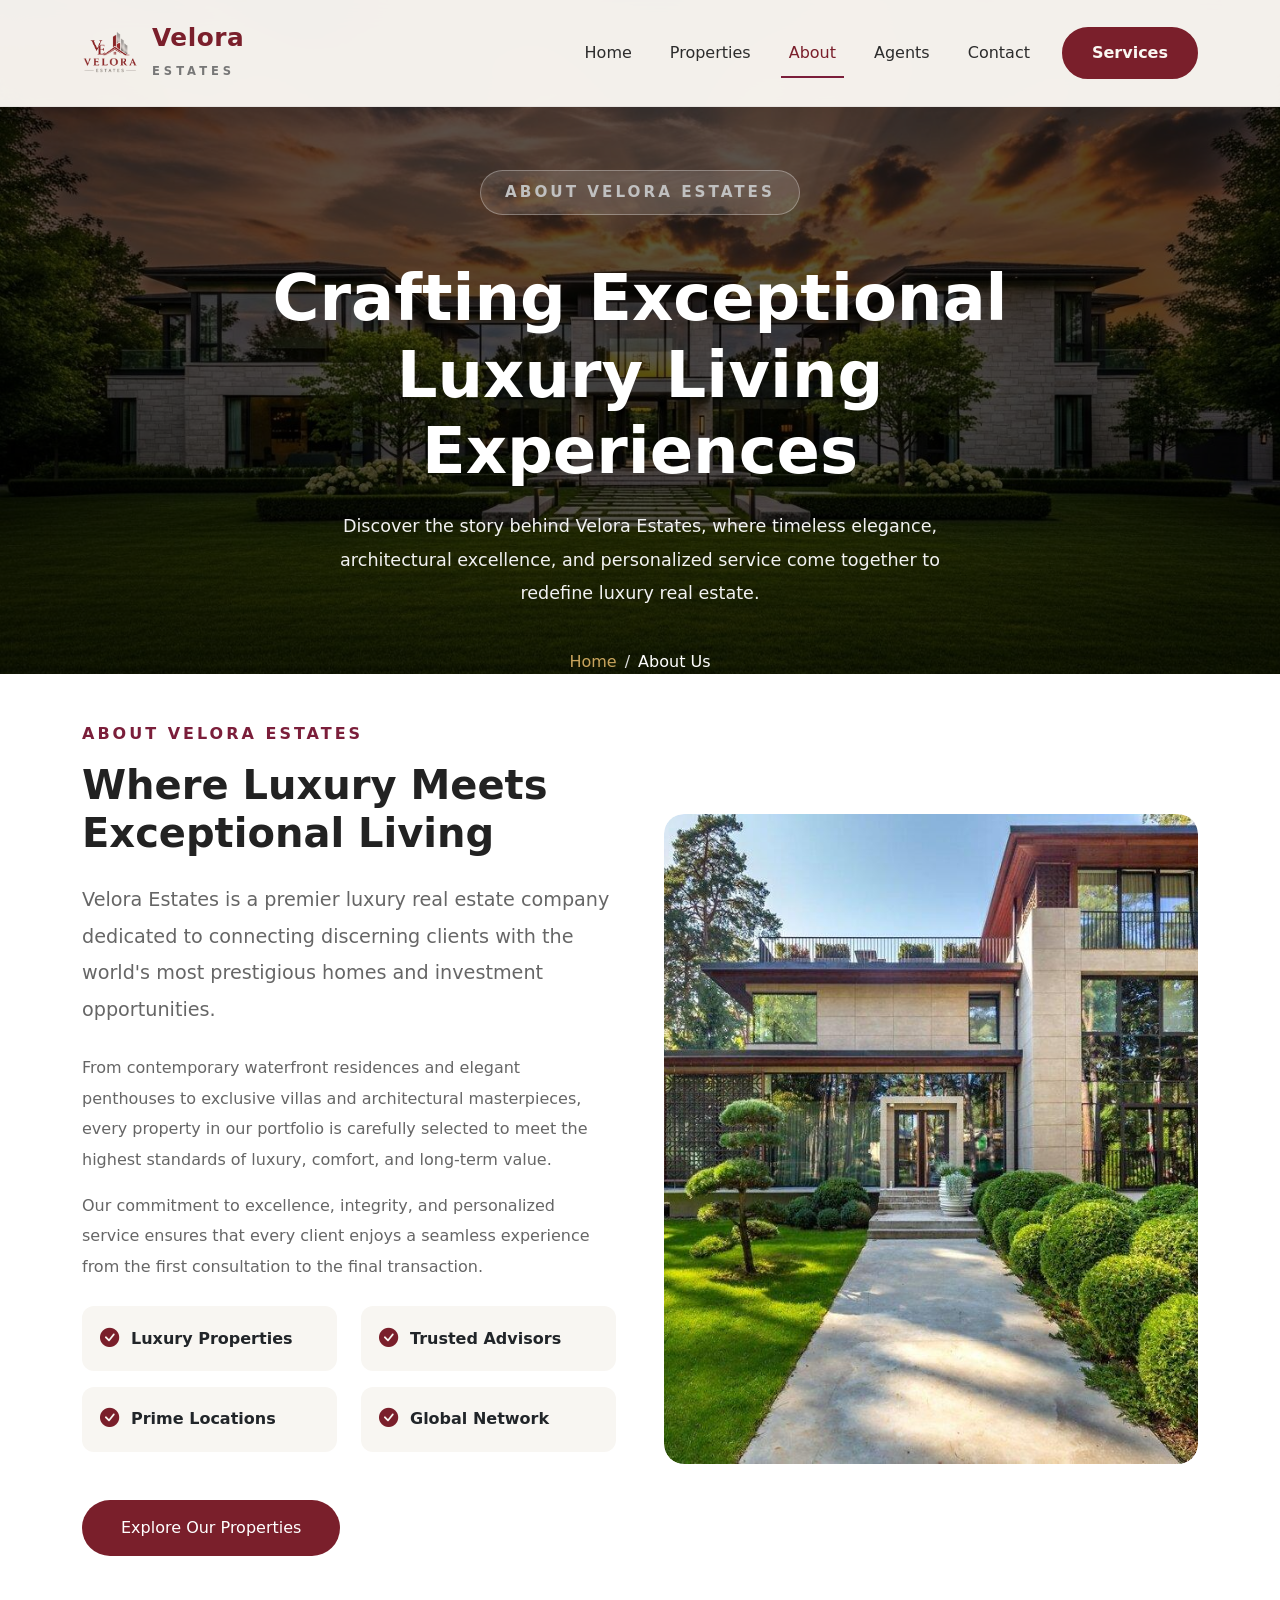
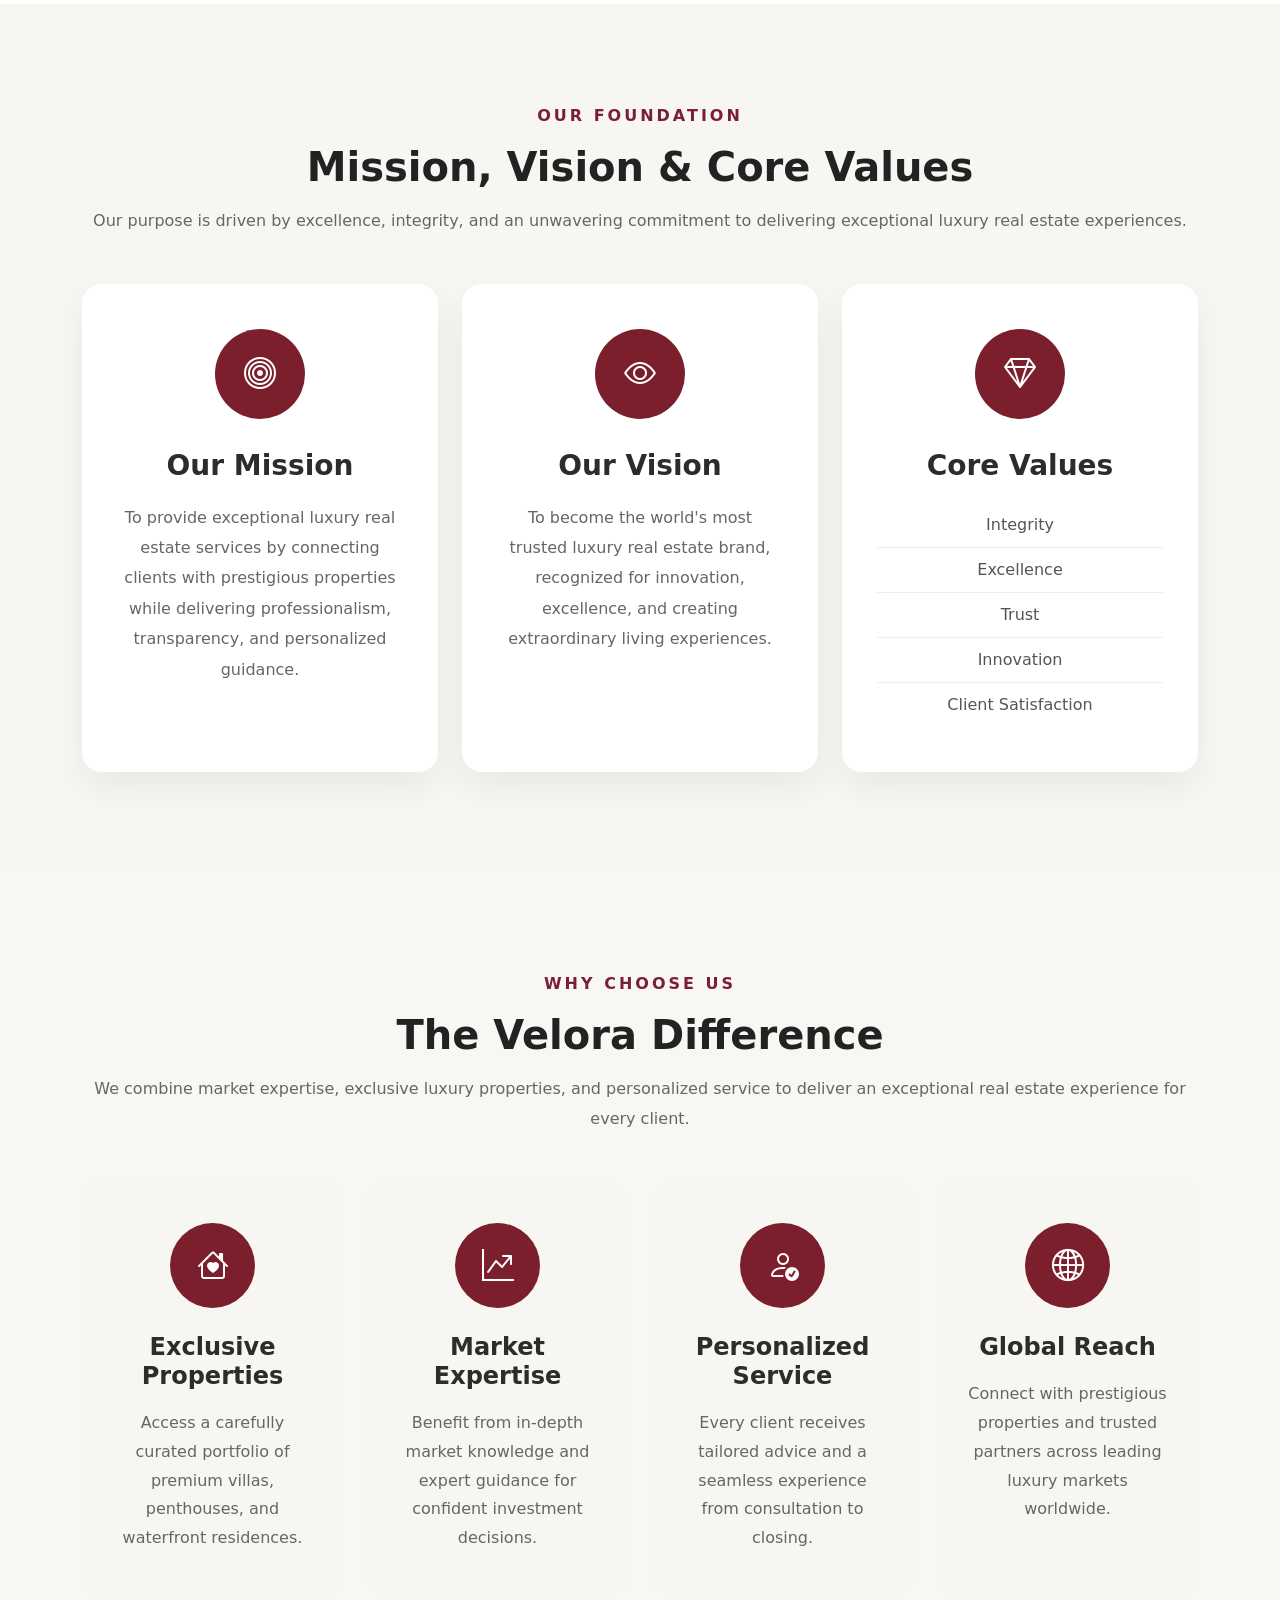
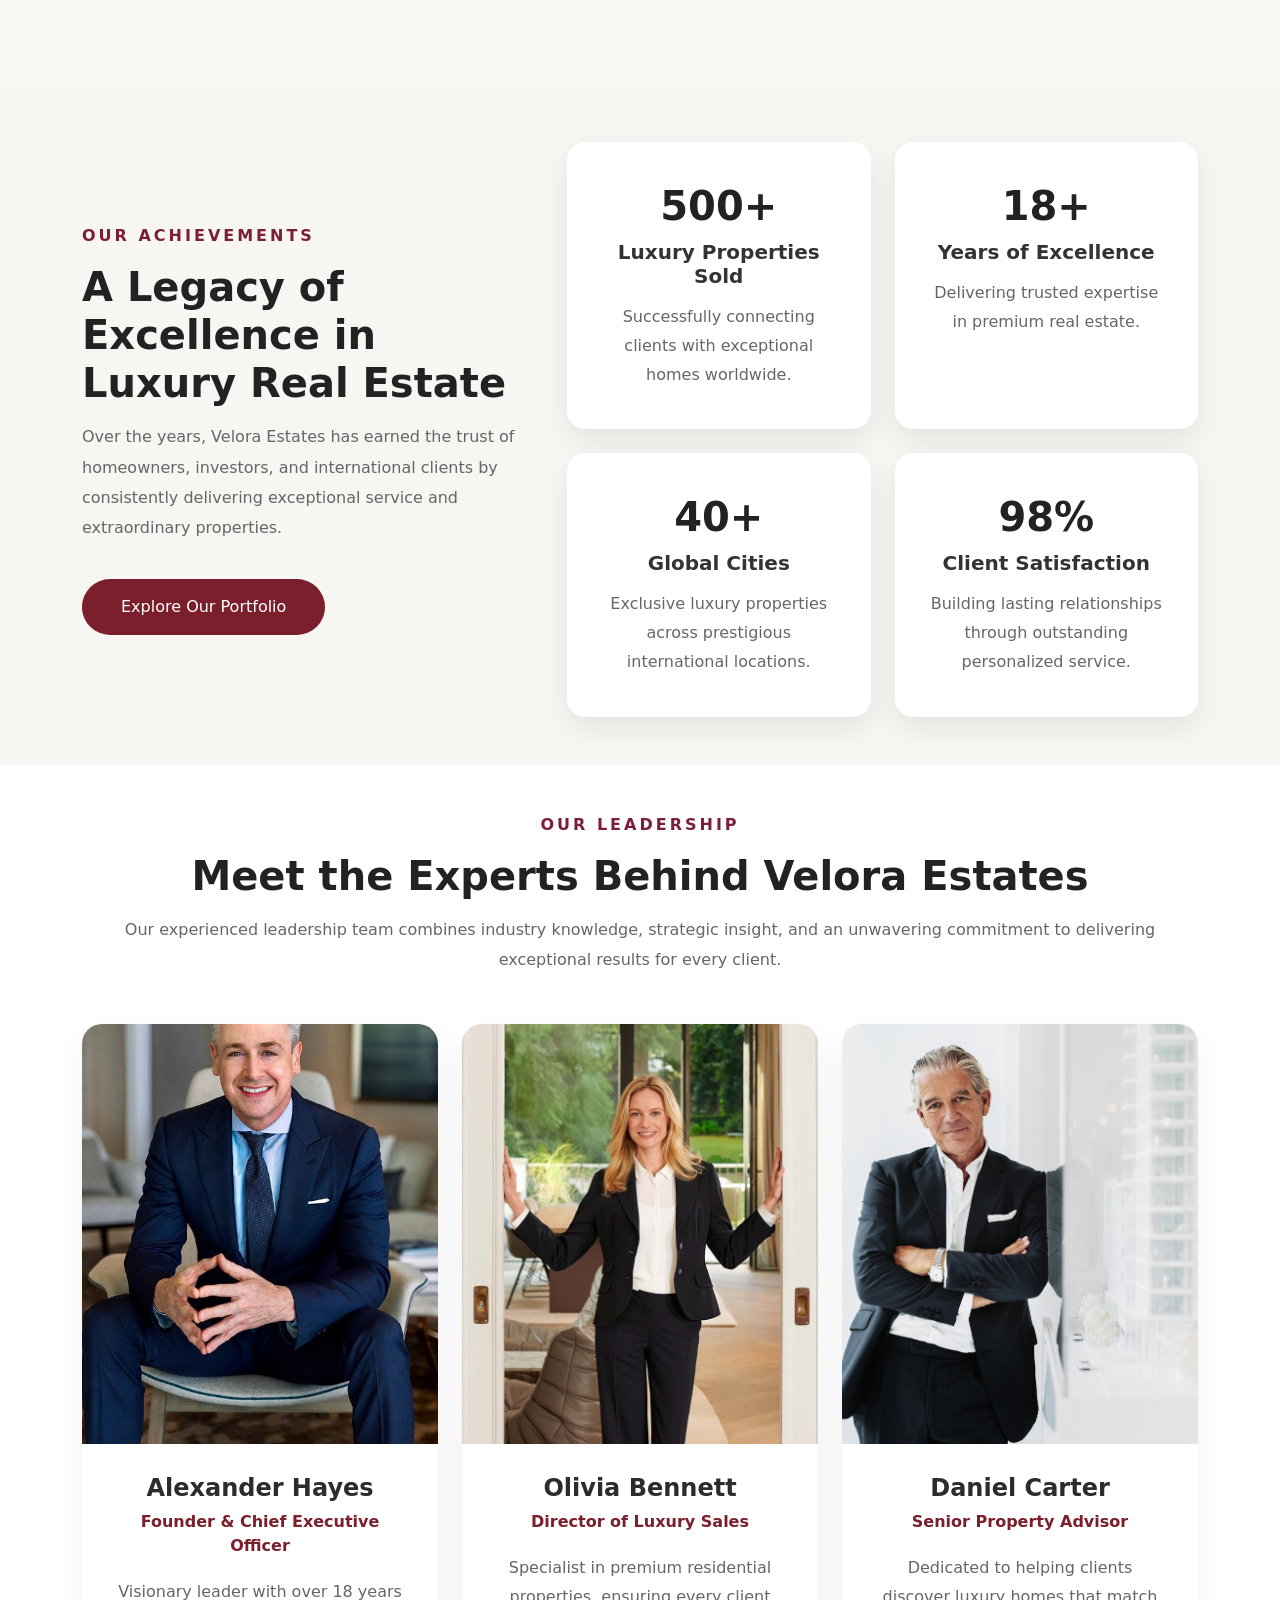
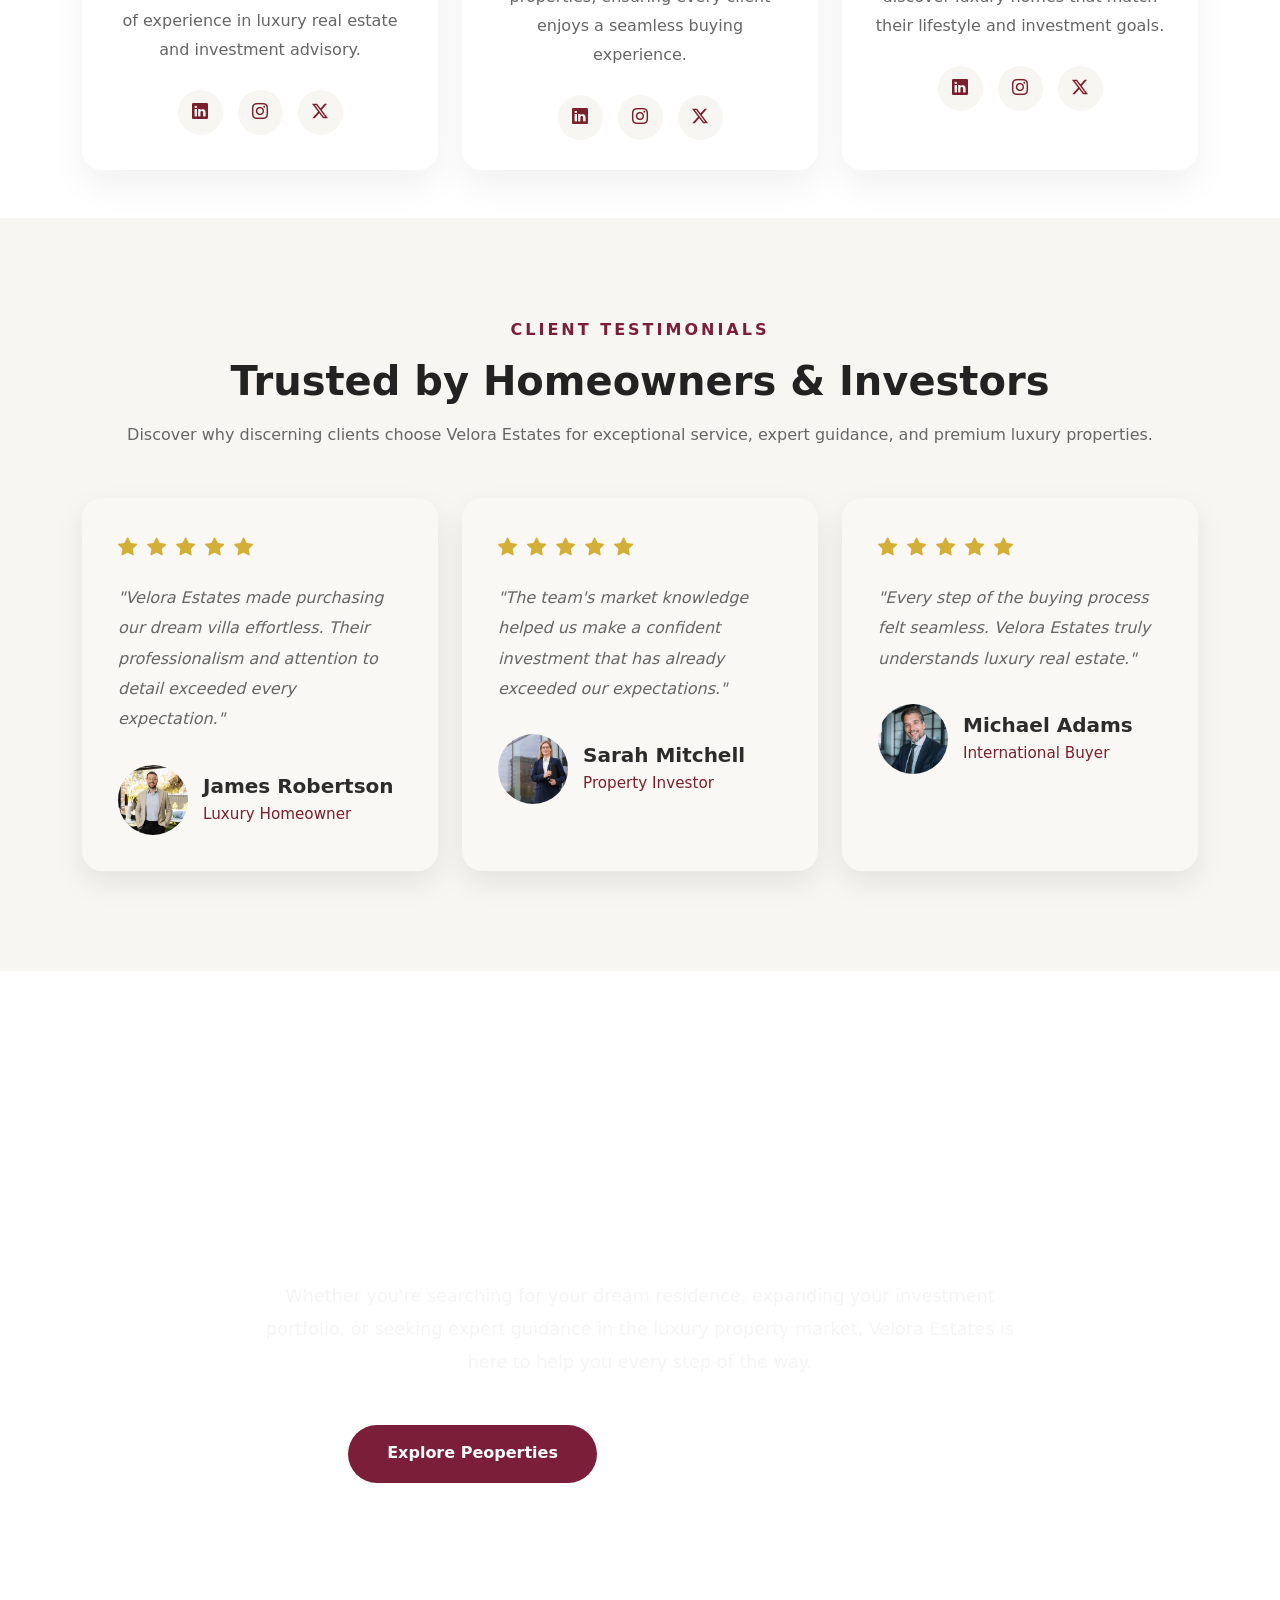
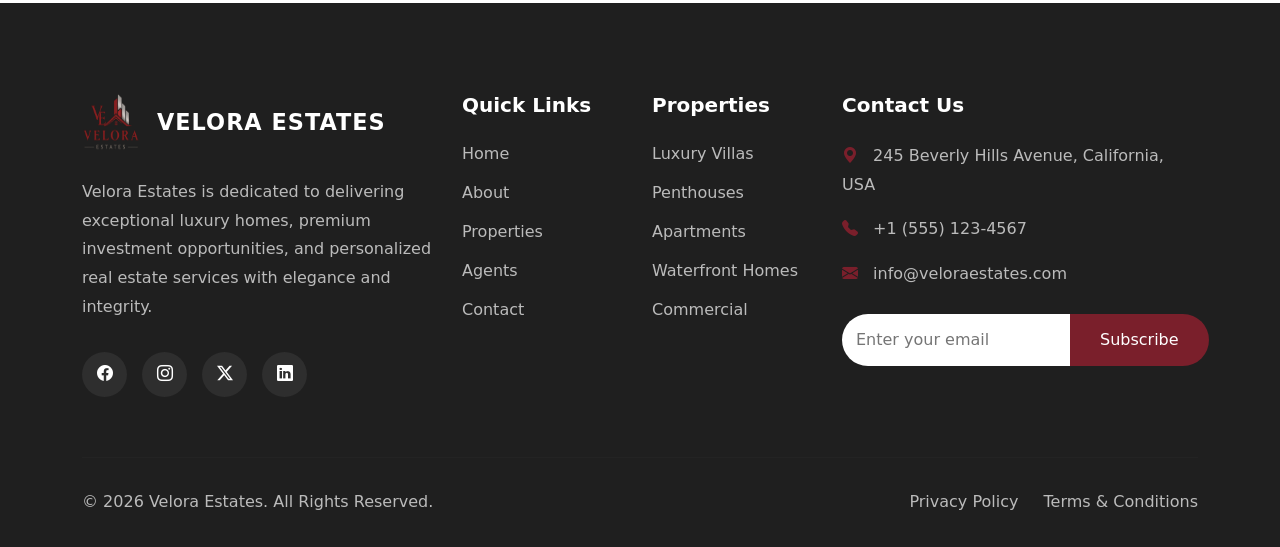
<file: about.html>
<!DOCTYPE html>
<html lang="en">
<head>
    <meta charset="UTF-8">
    <meta name="viewport" content="width=device-width, initial-scale=1.0">
    <meta name="description" content="Learn about Velora Estates, our commitment to luxury real estate, experienced professionals, and personalized property solutions.">     <title>About Velora Estates</title>
    <link href="https://cdn.jsdelivr.net/npm/bootstrap@5.3.8/dist/css/bootstrap.min.css" rel="stylesheet" integrity="sha384-sRIl4kxILFvY47J16cr9ZwB07vP4J8+LH7qKQnuqkuIAvNWLzeN8tE5YBujZqJLB" crossorigin="anonymous">
    <link rel="stylesheet" href="https://cdn.jsdelivr.net/npm/bootstrap-icons@1.11.3/font/bootstrap-icons.min.css">
    <link rel="preconnect" href="https://fonts.googleapis.com">
<link rel="preconnect" href="https://fonts.gstatic.com" crossorigin>
<link rel="stylesheet"
href="https://cdnjs.cloudflare.com/ajax/libs/font-awesome/6.7.2/css/all.min.css">

<link href="https://fonts.googleapis.com/css2?family=Playfair+Display:wght@500;600;700&family=Poppins:wght@300;400;500;600&display=swap" rel="stylesheet">
    <link rel="stylesheet" href="css/style.css">
    <link rel="icon" type="image/png" href="images/favicon.png">
    
</head>
<body>
 <!-- =========================
        VELORA ESTATES NAVBAR
========================== -->

<nav class="navbar navbar-expand-lg fixed-top velora-navbar">

    <div class="container">

        <!-- Logo -->

        <a class="navbar-brand d-flex align-items-center" href="index.html">

            <img src="images/logo.png"
                 alt="Velora Estates Logo"
                 class="logo">

            <div class="brand-text">

                <h4>Velora</h4>

                <span>ESTATES</span>

            </div>

        </a>

        <!-- Mobile Toggle -->

        <button class="navbar-toggler shadow-none border-0"
                type="button"
                data-bs-toggle="collapse"
                data-bs-target="#navbarNav">

            <span class="navbar-toggler-icon"></span>

        </button>

        <!-- Navigation -->

        <div class="collapse navbar-collapse justify-content-end"
             id="navbarNav">

            <ul class="navbar-nav align-items-lg-center">

                <li class="nav-item">
                    <a class="nav-link " href="index.html">Home</a>
                </li>

                <li class="nav-item">
                    <a class="nav-link " href="properties.html">Properties</a>
                </li>

                <li class="nav-item">
                    <a class="nav-link active" href="about.html">About</a>
                </li>

                <li class="nav-item">
                    <a class="nav-link" href="agents.html">Agents</a>
                </li>

                <li class="nav-item">
                    <a class="nav-link" href="contact.html">Contact</a>
                </li>

                <li class="nav-item ms-lg-4 mt-3 mt-lg-0">

                    <a href="services.html" class="btn velora-btn">

                        Services

                    </a>

                </li>

            </ul>

        </div>

    </div>

</nav>
<!--==================================
        ABOUT HERO
===================================-->

<section class="about-hero">

    <div class="hero-overlay"></div>

    <div class="container">

        <div class="row justify-content-center">

            <div class="col-lg-8 text-center">

                <div class="hero-content">

                    <span class="hero-subtitle">

                        ABOUT VELORA ESTATES

                    </span>

                    <h1>

                        Crafting Exceptional
                        Luxury Living Experiences

                    </h1>

                    <p>

                        Discover the story behind Velora Estates, where
                        timeless elegance, architectural excellence, and
                        personalized service come together to redefine
                        luxury real estate.

                    </p>

                    <nav aria-label="breadcrumb">

                        <ol class="breadcrumb justify-content-center">

                            <li class="breadcrumb-item">

                                <a href="index.html">

                                    Home

                                </a>

                            </li>

                            <li class="breadcrumb-item active">

                                About Us

                            </li>

                        </ol>

                    </nav>

                </div>

            </div>

        </div>

    </div>

</section>
<!--==================================
        ABOUT VELORA
===================================-->

<section class="about-velora py-5">

    <div class="container">

        <div class="row align-items-center g-5">

            <!-- Left Content -->

            <div class="col-lg-6">

                <span class="section-subtitle">

                    ABOUT VELORA ESTATES

                </span>

                <h2 class="section-title">

                    Where Luxury Meets
                    Exceptional Living

                </h2>

                <p class="lead-text">

                    Velora Estates is a premier luxury real estate company
                    dedicated to connecting discerning clients with the
                    world's most prestigious homes and investment
                    opportunities.

                </p>

                <p>

                    From contemporary waterfront residences and elegant
                    penthouses to exclusive villas and architectural
                    masterpieces, every property in our portfolio is
                    carefully selected to meet the highest standards of
                    luxury, comfort, and long-term value.

                </p>

                <p>

                    Our commitment to excellence, integrity, and
                    personalized service ensures that every client enjoys
                    a seamless experience from the first consultation to
                    the final transaction.

                </p>

                <div class="row mt-4">

                    <div class="col-sm-6">

                        <div class="about-feature">

                            <i class="bi bi-check-circle-fill"></i>

                            <span>

                                Luxury Properties

                            </span>

                        </div>

                    </div>

                    <div class="col-sm-6">

                        <div class="about-feature">

                            <i class="bi bi-check-circle-fill"></i>

                            <span>

                                Trusted Advisors

                            </span>

                        </div>

                    </div>

                    <div class="col-sm-6 mt-3">

                        <div class="about-feature">

                            <i class="bi bi-check-circle-fill"></i>

                            <span>

                                Prime Locations

                            </span>

                        </div>

                    </div>

                    <div class="col-sm-6 mt-3">

                        <div class="about-feature">

                            <i class="bi bi-check-circle-fill"></i>

                            <span>

                                Global Network

                            </span>

                        </div>

                    </div>

                </div>

                <a href="properties.html"
                   class="btn about-btn mt-5">

                    Explore Our Properties

                </a>

            </div>

            <!-- Right Image -->

            <div class="col-lg-6">

                <div class="about-velora-image">

                    <img src="images/about-velora.jpg"
                         alt="Velora Estates"
                         class="img-fluid">

                </div>

            </div>

        </div>

    </div>

</section>
<!--==================================
    MISSION • VISION • VALUES
===================================-->

<section class="mission-section">

    <div class="container">

        <div class="text-center mb-5">

            <span class="section-subtitle">

                OUR FOUNDATION

            </span>

            <h2 class="section-title">

                Mission, Vision & Core Values

            </h2>

            <p class="section-text">

                Our purpose is driven by excellence, integrity, and an
                unwavering commitment to delivering exceptional luxury
                real estate experiences.

            </p>

        </div>

        <div class="row g-4">

            <!-- Mission -->

            <div class="col-lg-4">

                <div class="mission-card">

                    <div class="mission-icon">

                        <i class="bi bi-bullseye"></i>

                    </div>

                    <h3>Our Mission</h3>

                    <p>

                        To provide exceptional luxury real estate services
                        by connecting clients with prestigious properties
                        while delivering professionalism, transparency,
                        and personalized guidance.

                    </p>

                </div>

            </div>

            <!-- Vision -->

            <div class="col-lg-4">

                <div class="mission-card">

                    <div class="mission-icon">

                        <i class="bi bi-eye"></i>

                    </div>

                    <h3>Our Vision</h3>

                    <p>

                        To become the world's most trusted luxury real
                        estate brand, recognized for innovation,
                        excellence, and creating extraordinary living
                        experiences.

                    </p>

                </div>

            </div>

            <!-- Core Values -->

            <div class="col-lg-4">

                <div class="mission-card">

                    <div class="mission-icon">

                        <i class="bi bi-gem"></i>

                    </div>

                    <h3>Core Values</h3>

                    <ul class="values-list">

                        <li>Integrity</li>

                        <li>Excellence</li>

                        <li>Trust</li>

                        <li>Innovation</li>

                        <li>Client Satisfaction</li>

                    </ul>

                </div>

            </div>

        </div>

    </div>

</section>
<!--==================================
      WHY CHOOSE VELORA
===================================-->

<section class="why-choose">

    <div class="container">

        <div class="text-center mb-5">

            <span class="section-subtitle">

                WHY CHOOSE US

            </span>

            <h2 class="section-title">

                The Velora Difference

            </h2>

            <p class="section-text">

                We combine market expertise, exclusive luxury properties,
                and personalized service to deliver an exceptional real
                estate experience for every client.

            </p>

        </div>

        <div class="row g-4">

            <!-- Card 1 -->

            <div class="col-lg-3 col-md-6">

                <div class="choose-card">

                    <div class="choose-icon">

                        <i class="bi bi-house-heart"></i>

                    </div>

                    <h4>Exclusive Properties</h4>

                    <p>

                        Access a carefully curated portfolio of premium
                        villas, penthouses, and waterfront residences.

                    </p>

                </div>

            </div>

            <!-- Card 2 -->

            <div class="col-lg-3 col-md-6">

                <div class="choose-card">

                    <div class="choose-icon">

                        <i class="bi bi-graph-up-arrow"></i>

                    </div>

                    <h4>Market Expertise</h4>

                    <p>

                        Benefit from in-depth market knowledge and expert
                        guidance for confident investment decisions.

                    </p>

                </div>

            </div>

            <!-- Card 3 -->

            <div class="col-lg-3 col-md-6">

                <div class="choose-card">

                    <div class="choose-icon">

                        <i class="bi bi-person-check"></i>

                    </div>

                    <h4>Personalized Service</h4>

                    <p>

                        Every client receives tailored advice and a
                        seamless experience from consultation to closing.

                    </p>

                </div>

            </div>

            <!-- Card 4 -->

            <div class="col-lg-3 col-md-6">

                <div class="choose-card">

                    <div class="choose-icon">

                        <i class="bi bi-globe2"></i>

                    </div>

                    <h4>Global Reach</h4>

                    <p>

                        Connect with prestigious properties and trusted
                        partners across leading luxury markets worldwide.

                    </p>

                </div>

            </div>

        </div>

    </div>

</section>
<!--==================================
        OUR ACHIEVEMENTS
===================================-->

<section class="achievements py-5">

    <div class="container">

        <div class="row align-items-center g-5">

            <!-- Left Content -->

            <div class="col-lg-5">

                <span class="section-subtitle">

                    OUR ACHIEVEMENTS

                </span>

                <h2 class="section-title">

                    A Legacy of Excellence
                    in Luxury Real Estate

                </h2>

                <p class="section-text">

                    Over the years, Velora Estates has earned the trust of
                    homeowners, investors, and international clients by
                    consistently delivering exceptional service and
                    extraordinary properties.

                </p>

                <a href="properties.html" class="btn about-btn">

                    Explore Our Portfolio

                </a>

            </div>

            <!-- Right Statistics -->

            <div class="col-lg-7">

                <div class="row g-4">

                    <div class="col-md-6">

                        <div class="achievement-card">

                            <h2>500+</h2>

                            <h5>Luxury Properties Sold</h5>

                            <p>
                                Successfully connecting clients with
                                exceptional homes worldwide.
                            </p>

                        </div>

                    </div>

                    <div class="col-md-6">

                        <div class="achievement-card">

                            <h2>18+</h2>

                            <h5>Years of Excellence</h5>

                            <p>
                                Delivering trusted expertise in premium
                                real estate.
                            </p>

                        </div>

                    </div>

                    <div class="col-md-6">

                        <div class="achievement-card">

                            <h2>40+</h2>

                            <h5>Global Cities</h5>

                            <p>
                                Exclusive luxury properties across
                                prestigious international locations.
                            </p>

                        </div>

                    </div>

                    <div class="col-md-6">

                        <div class="achievement-card">

                            <h2>98%</h2>

                            <h5>Client Satisfaction</h5>

                            <p>
                                Building lasting relationships through
                                outstanding personalized service.
                            </p>

                        </div>

                    </div>

                </div>

            </div>

        </div>

    </div>

</section>
<!--==================================
      LEADERSHIP TEAM
===================================-->

<section class="leadership py-5">

    <div class="container">

        <div class="text-center mb-5">

            <span class="section-subtitle">

                OUR LEADERSHIP

            </span>

            <h2 class="section-title">

                Meet the Experts Behind
                Velora Estates

            </h2>

            <p class="section-text">

                Our experienced leadership team combines industry
                knowledge, strategic insight, and an unwavering
                commitment to delivering exceptional results for
                every client.

            </p>

        </div>

        <div class="row g-4">

            <!-- Member 1 -->

            <div class="col-lg-4 col-md-6">

                <div class="team-card">

                    <img src="images/team1.jpg"
                         alt="CEO"
                         class="img-fluid">

                    <div class="team-content">

                        <h4>Alexander Hayes</h4>

                        <span>Founder & Chief Executive Officer</span>

                        <p>

                            Visionary leader with over 18 years of
                            experience in luxury real estate and
                            investment advisory.

                        </p>

                        <div class="team-social">

                            <a href="#"><i class="bi bi-linkedin"></i></a>

                            <a href="#"><i class="bi bi-instagram"></i></a>

                            <a href="#"><i class="bi bi-twitter-x"></i></a>

                        </div>

                    </div>

                </div>

            </div>

            <!-- Member 2 -->

            <div class="col-lg-4 col-md-6">

                <div class="team-card">

                    <img src="images/team2.jpg"
                         alt="Director"
                         class="img-fluid">

                    <div class="team-content">

                        <h4>Olivia Bennett</h4>

                        <span>Director of Luxury Sales</span>

                        <p>

                            Specialist in premium residential properties,
                            ensuring every client enjoys a seamless buying
                            experience.

                        </p>

                        <div class="team-social">

                            <a href="#"><i class="bi bi-linkedin"></i></a>

                            <a href="#"><i class="bi bi-instagram"></i></a>

                            <a href="#"><i class="bi bi-twitter-x"></i></a>

                        </div>

                    </div>

                </div>

            </div>

            <!-- Member 3 -->

            <div class="col-lg-4 col-md-6 mx-md-auto">

                <div class="team-card">

                    <img src="images/team3.jpg"
                         alt="Advisor"
                         class="img-fluid">

                    <div class="team-content">

                        <h4>Daniel Carter</h4>

                        <span>Senior Property Advisor</span>

                        <p>

                            Dedicated to helping clients discover luxury
                            homes that match their lifestyle and
                            investment goals.

                        </p>

                        <div class="team-social">

                            <a href="#"><i class="bi bi-linkedin"></i></a>

                            <a href="#"><i class="bi bi-instagram"></i></a>

                            <a href="#"><i class="bi bi-twitter-x"></i></a>

                        </div>

                    </div>

                </div>

            </div>

        </div>

    </div>

</section>
<!--==================================
      CLIENT TESTIMONIALS
===================================-->

<section class="testimonials">

    <div class="container">

        <div class="text-center mb-5">

            <span class="section-subtitle">
                CLIENT TESTIMONIALS
            </span>

            <h2 class="section-title">
                Trusted by Homeowners & Investors
            </h2>

            <p class="section-text">
                Discover why discerning clients choose Velora Estates for
                exceptional service, expert guidance, and premium luxury
                properties.
            </p>

        </div>

        <div class="row g-4">

            <!-- Testimonial 1 -->

            <div class="col-lg-4">

                <div class="testimonial-card">

                    <div class="stars">

                        <i class="bi bi-star-fill"></i>
                        <i class="bi bi-star-fill"></i>
                        <i class="bi bi-star-fill"></i>
                        <i class="bi bi-star-fill"></i>
                        <i class="bi bi-star-fill"></i>

                    </div>

                    <p>

                        "Velora Estates made purchasing our dream villa
                        effortless. Their professionalism and attention
                        to detail exceeded every expectation."

                    </p>

                    <div class="client">

                        <img src="images/client1.jpg"
                             alt="Client">

                        <div>

                            <h5>James Robertson</h5>

                            <span>Luxury Homeowner</span>

                        </div>

                    </div>

                </div>

            </div>

            <!-- Testimonial 2 -->

            <div class="col-lg-4">

                <div class="testimonial-card">

                    <div class="stars">

                        <i class="bi bi-star-fill"></i>
                        <i class="bi bi-star-fill"></i>
                        <i class="bi bi-star-fill"></i>
                        <i class="bi bi-star-fill"></i>
                        <i class="bi bi-star-fill"></i>

                    </div>

                    <p>

                        "The team's market knowledge helped us make a
                        confident investment that has already exceeded our
                        expectations."

                    </p>

                    <div class="client">

                        <img src="images/client2.jpg"
                             alt="Client">

                        <div>

                            <h5>Sarah Mitchell</h5>

                            <span>Property Investor</span>

                        </div>

                    </div>

                </div>

            </div>

            <!-- Testimonial 3 -->

            <div class="col-lg-4">

                <div class="testimonial-card">

                    <div class="stars">

                        <i class="bi bi-star-fill"></i>
                        <i class="bi bi-star-fill"></i>
                        <i class="bi bi-star-fill"></i>
                        <i class="bi bi-star-fill"></i>
                        <i class="bi bi-star-fill"></i>

                    </div>

                    <p>

                        "Every step of the buying process felt seamless.
                        Velora Estates truly understands luxury real
                        estate."

                    </p>

                    <div class="client">

                        <img src="images/client3.jpg"
                             alt="Client">

                        <div>

                            <h5>Michael Adams</h5>

                            <span>International Buyer</span>

                        </div>

                    </div>

                </div>

            </div>

        </div>

    </div>

</section>
<!--==================================
        CALL TO ACTION
===================================-->

<section class="about-cta">

    <div class="container">

        <div class="row justify-content-center">

            <div class="col-lg-9 text-center">

                <span class="section-subtitle text-white">

                    YOUR LUXURY JOURNEY STARTS HERE

                </span>

                <h2 class="cta-title">

                    Find the Perfect Luxury Property
                    with Velora Estates

                </h2>

                <p class="cta-text">

                    Whether you're searching for your dream residence,
                    expanding your investment portfolio, or seeking
                    expert guidance in the luxury property market,
                    Velora Estates is here to help you every step
                    of the way.

                </p>

                <div class="cta-buttons d-flex flex-column flex-md-row justify-content-center">

                    <a href="contact.html"
                    class="btn cta-btn-primary mb-3 mb-md-0 me-md-3">

                    Explore Peoperties

                    </a>

                    <a href="properties.html"
                    class="btn cta-btn-outline">

                    Schedule a Consultation
                    </a>

                </div>

            </div>

        </div>

    </div>

</section>
<!--==================================
            FOOTER
===================================-->

<footer class="footer">

    <div class="container">

        <div class="row gy-5">

            <!-- Company Info -->

            <div class="col-lg-4">

                <a href="index.html" class="footer-logo">

                    <img src="images/logo.png"
                         alt="Velora Estates Logo">

                    <span>VELORA ESTATES</span>

                </a>

                <p class="footer-text">

                    Velora Estates is dedicated to delivering
                    exceptional luxury homes, premium investment
                    opportunities, and personalized real estate
                    services with elegance and integrity.

                </p>

                <div class="footer-social">

                    <a href="#"><i class="bi bi-facebook"></i></a>

                    <a href="#"><i class="bi bi-instagram"></i></a>

                    <a href="#"><i class="bi bi-twitter-x"></i></a>

                    <a href="#"><i class="bi bi-linkedin"></i></a>

                </div>

            </div>

            <!-- Quick Links -->

            <div class="col-lg-2 col-md-6">

                <h5>Quick Links</h5>

                <ul>

                    <li><a href="index.html">Home</a></li>

                    <li><a href="about.html">About</a></li>

                    <li><a href="properties.html">Properties</a></li>

                    <li><a href="agents.html">Agents</a></li>

                    <li><a href="contact.html">Contact</a></li>

                </ul>

            </div>

            <!-- Property Links -->

            <div class="col-lg-2 col-md-6">

                <h5>Properties</h5>

                <ul>

                    <li><a href="#">Luxury Villas</a></li>

                    <li><a href="#">Penthouses</a></li>

                    <li><a href="#">Apartments</a></li>

                    <li><a href="#">Waterfront Homes</a></li>

                    <li><a href="#">Commercial</a></li>

                </ul>

            </div>

            <!-- Contact -->

            <div class="col-lg-4">

                <h5>Contact Us</h5>

                <p>

                    <i class="bi bi-geo-alt-fill"></i>

                    245 Beverly Hills Avenue,
                    California, USA

                </p>

                <p>

                    <i class="bi bi-telephone-fill"></i>

                    +1 (555) 123-4567

                </p>

                <p>

                    <i class="bi bi-envelope-fill"></i>

                    info@veloraestates.com

                </p>

                <form class="newsletter">

                    <input
                    type="email"
                    placeholder="Enter your email">

                    <button type="submit">

                        Subscribe

                    </button>

                </form>

            </div>

        </div>

        <hr>

        <div class="footer-bottom">

            <p>

                © 2026 Velora Estates. All Rights Reserved.

            </p>

            <div>

                <a href="#">Privacy Policy</a>

                <a href="#">Terms & Conditions</a>

            </div>

        </div>

    </div>

</footer>
<script src="https://cdn.jsdelivr.net/npm/bootstrap@5.3.8/dist/js/bootstrap.bundle.min.js" integrity="sha384-FKyoEForCGlyvwx9Hj09JcYn3nv7wiPVlz7YYwJrWVcXK/BmnVDxM+D2scQbITxI" crossorigin="anonymous"></script>
</body>
</html>
</file>
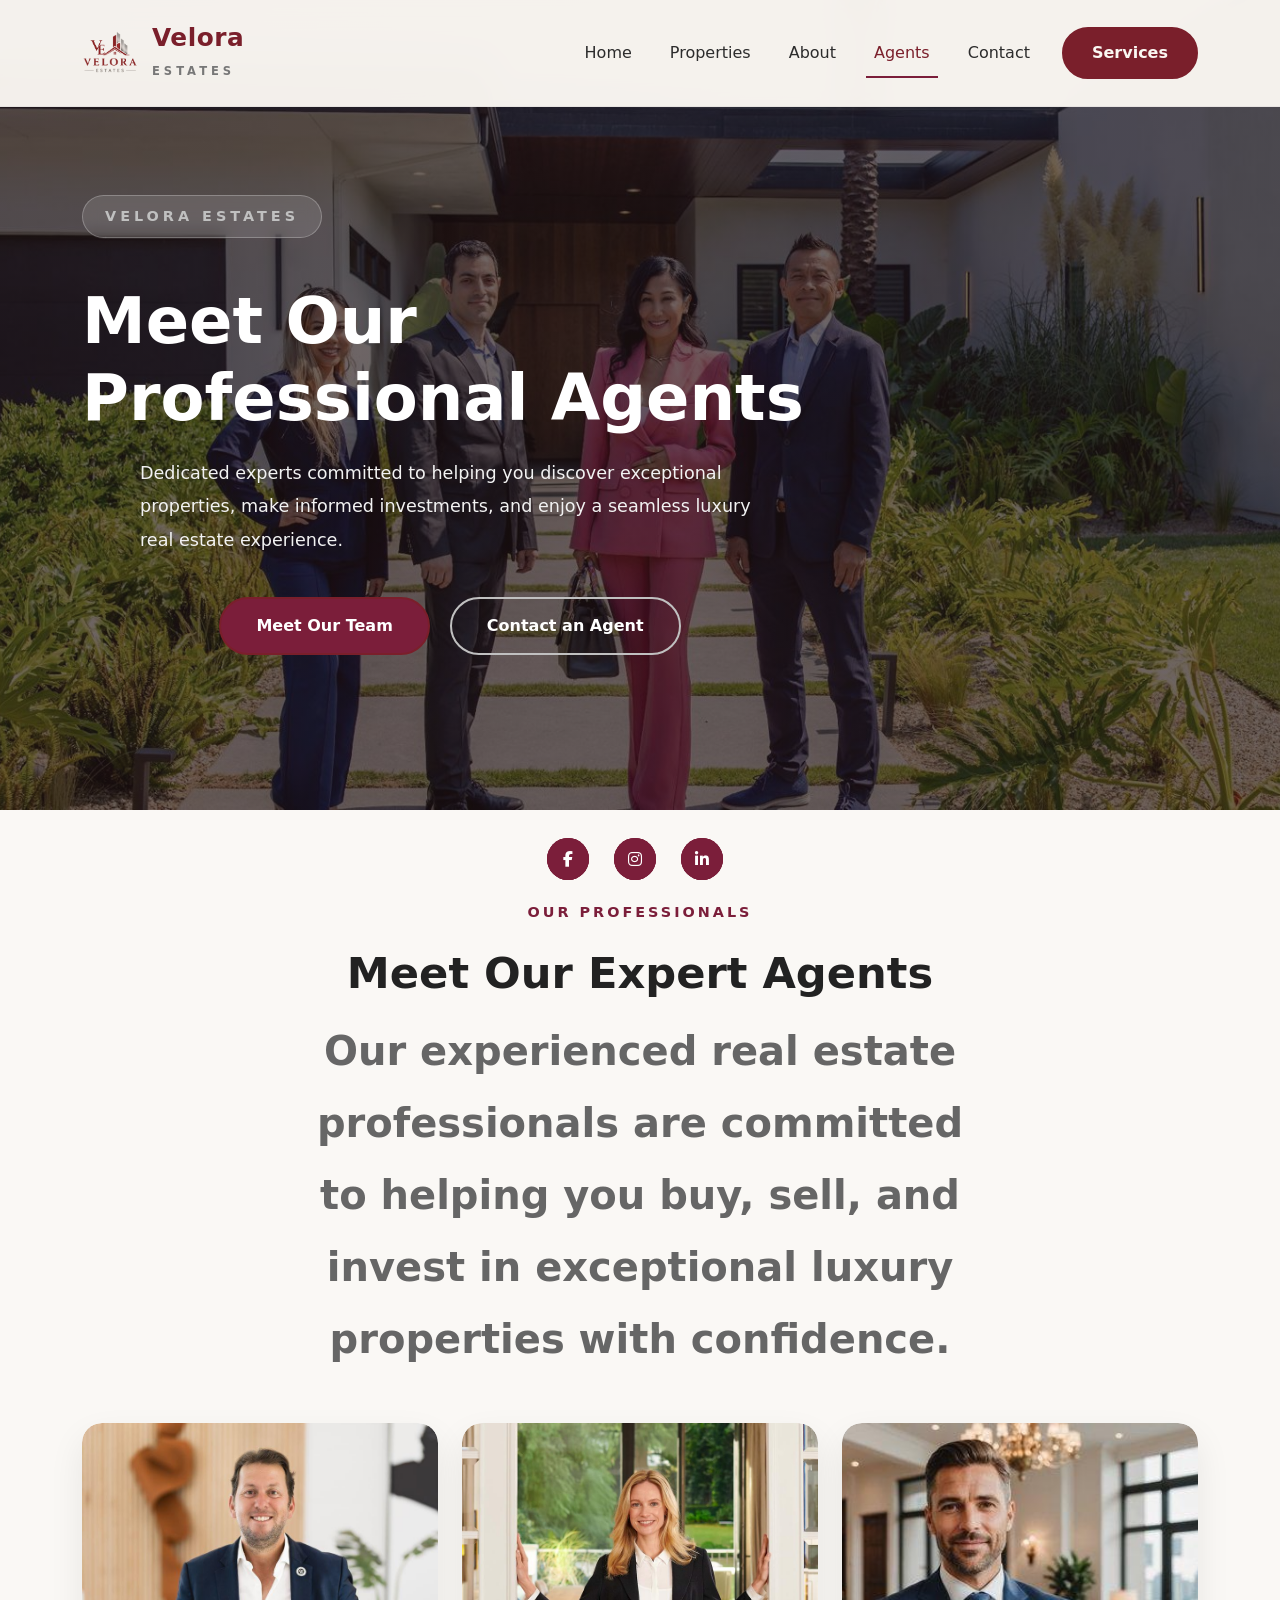
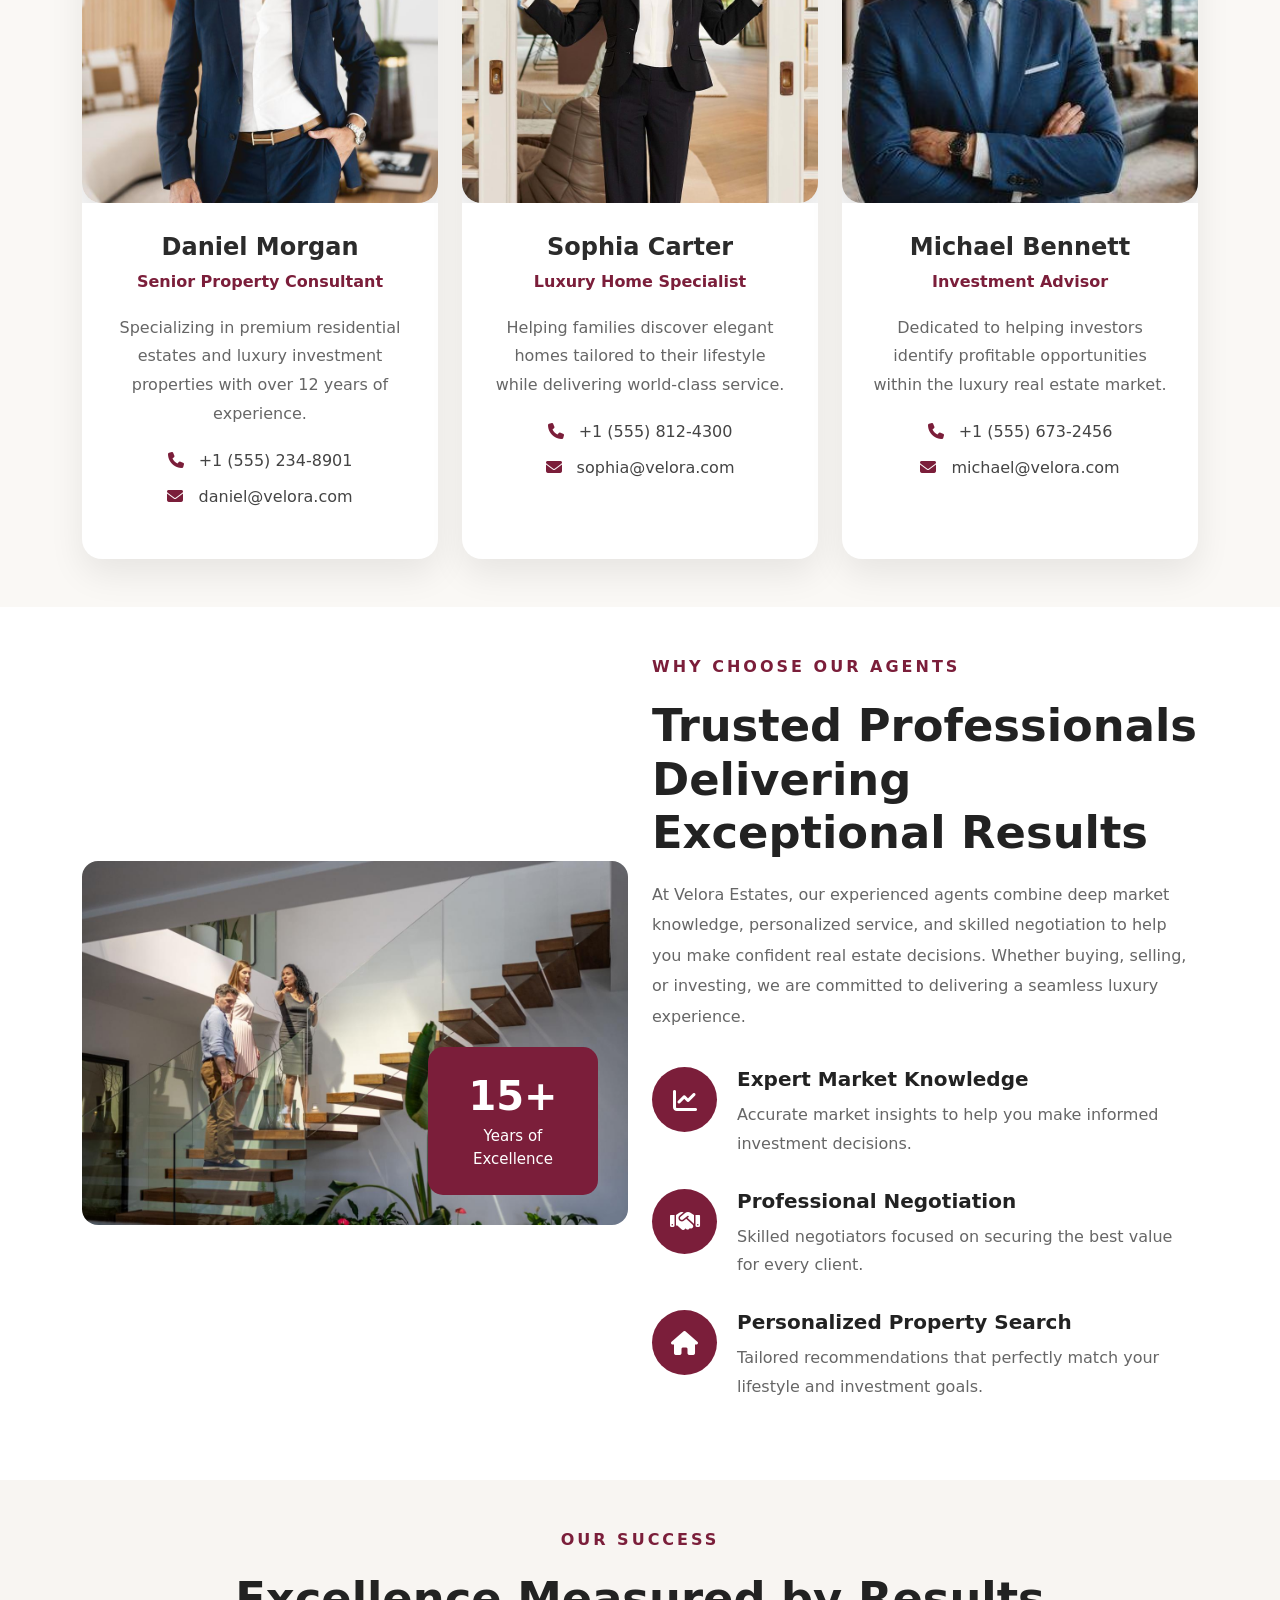
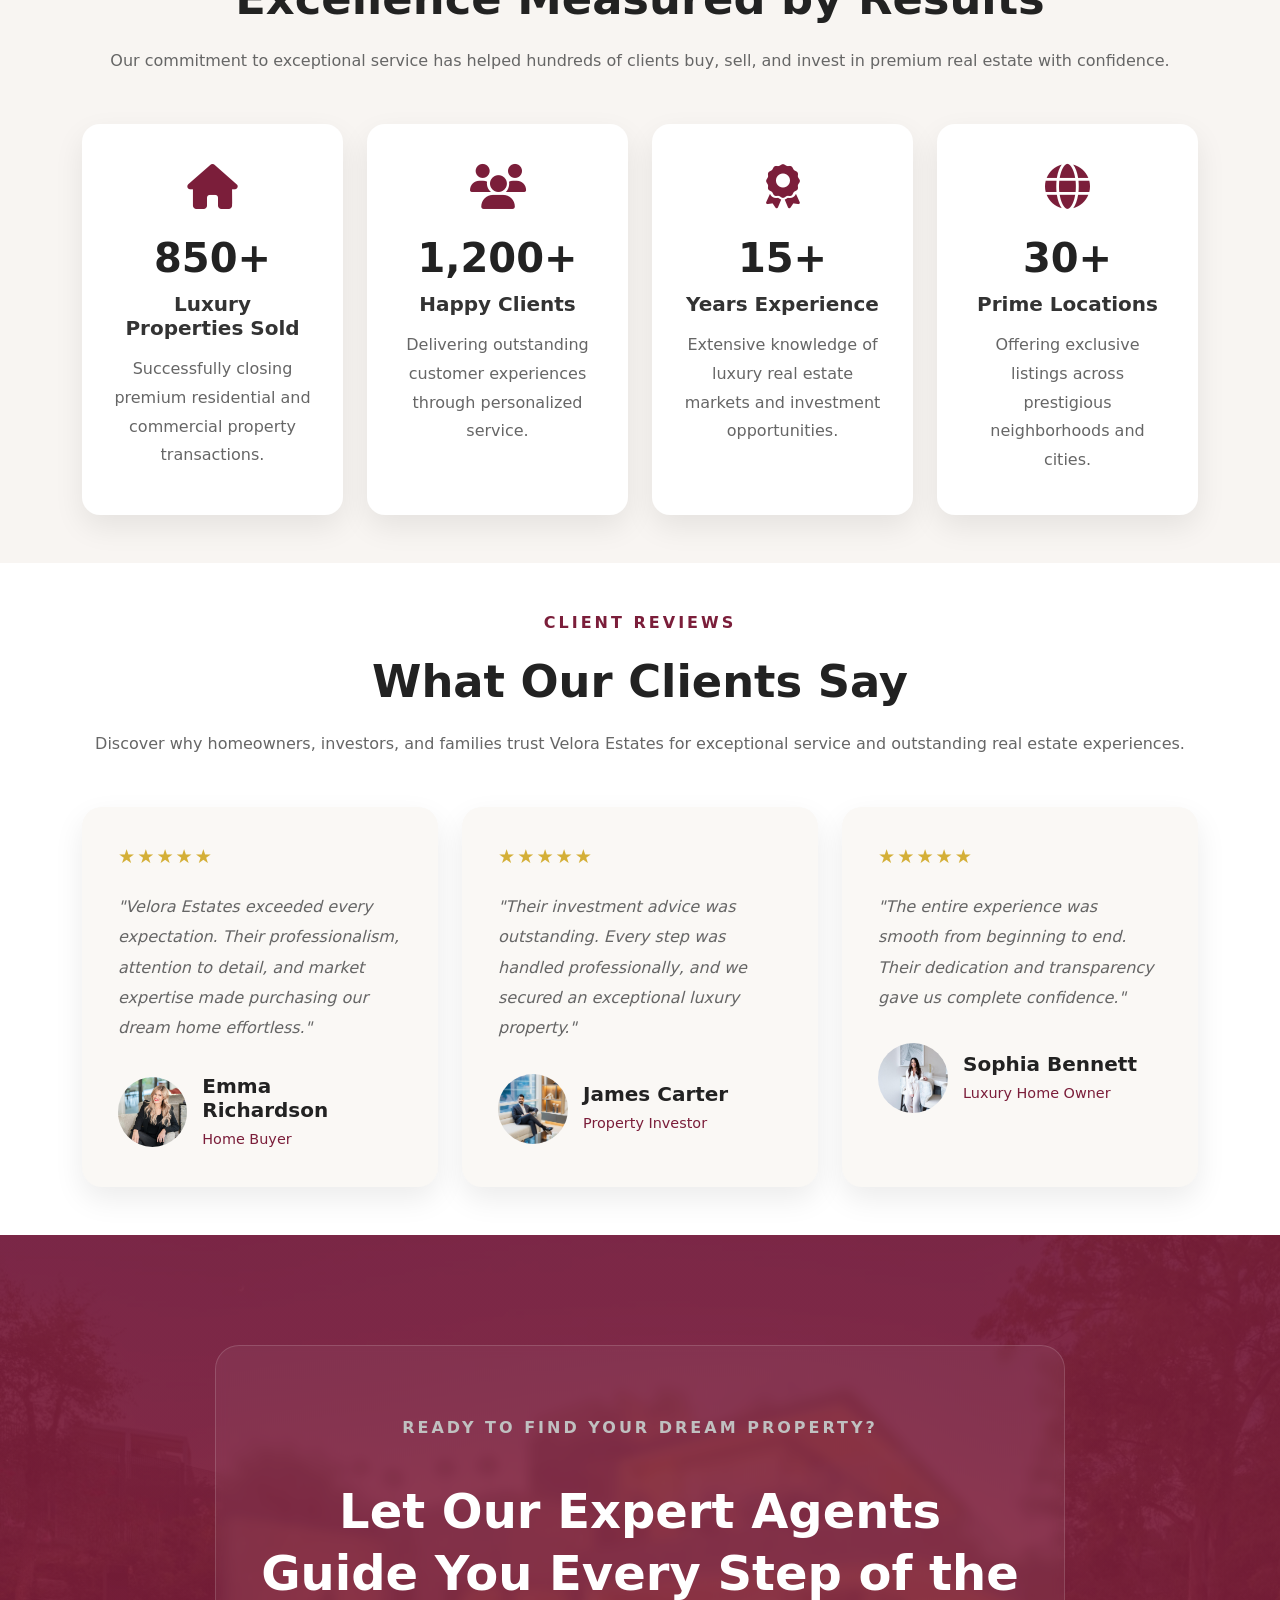
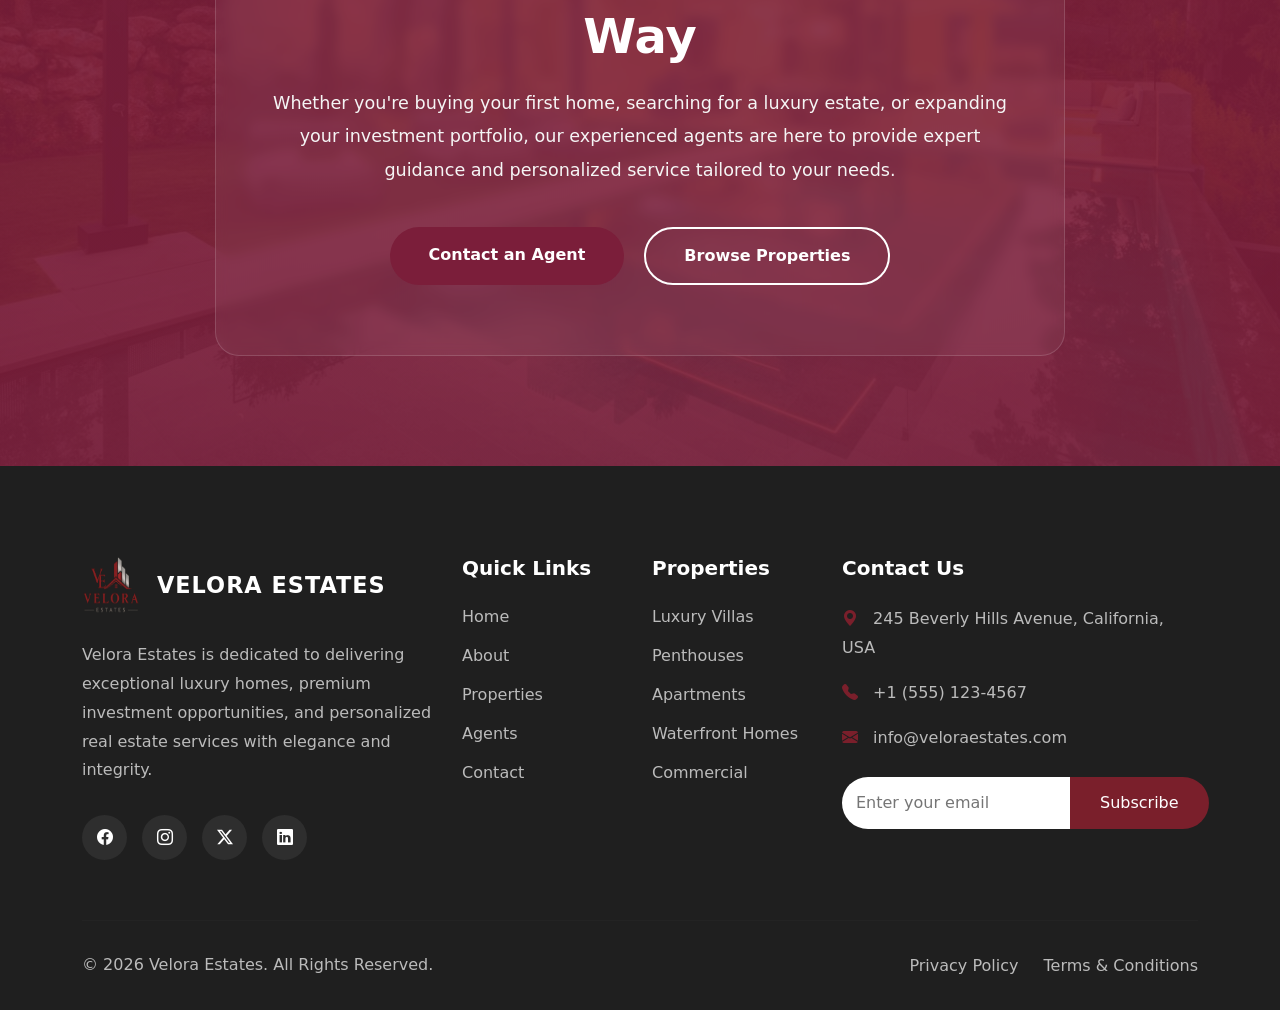
<file: agents.html>
<!DOCTYPE html>
<html lang="en">
<head>
    <meta charset="UTF-8">
    <meta name="viewport" content="width=device-width, initial-scale=1.0">
    <meta name="description" content="Meet the experienced real estate professionals at Velora Estates dedicated to helping you buy, sell, and invest with confidence.">     <title>Meet Our Expert Agents | Velora Estates</title>
    <link href="https://cdn.jsdelivr.net/npm/bootstrap@5.3.8/dist/css/bootstrap.min.css" rel="stylesheet" integrity="sha384-sRIl4kxILFvY47J16cr9ZwB07vP4J8+LH7qKQnuqkuIAvNWLzeN8tE5YBujZqJLB" crossorigin="anonymous">
    <link rel="stylesheet" href="https://cdn.jsdelivr.net/npm/bootstrap-icons@1.11.3/font/bootstrap-icons.min.css">
    <link rel="preconnect" href="https://fonts.googleapis.com">
<link rel="preconnect" href="https://fonts.gstatic.com" crossorigin>
<link rel="stylesheet"
href="https://cdnjs.cloudflare.com/ajax/libs/font-awesome/6.7.2/css/all.min.css">

<link href="https://fonts.googleapis.com/css2?family=Playfair+Display:wght@500;600;700&family=Poppins:wght@300;400;500;600&display=swap" rel="stylesheet">
    <link rel="stylesheet" href="css/style.css">
    <link rel="icon" type="image/png" href="images/favicon.png">
    
</head>
<body>
 <!-- =========================
        VELORA ESTATES NAVBAR
========================== -->

<nav class="navbar navbar-expand-lg fixed-top velora-navbar">

    <div class="container">

        <!-- Logo -->

        <a class="navbar-brand d-flex align-items-center" href="index.html">

            <img src="images/logo.png"
                 alt="Velora Estates Logo"
                 class="logo">

            <div class="brand-text">

                <h4>Velora</h4>

                <span>ESTATES</span>

            </div>

        </a>

        <!-- Mobile Toggle -->

        <button class="navbar-toggler shadow-none border-0"
                type="button"
                data-bs-toggle="collapse"
                data-bs-target="#navbarNav">

            <span class="navbar-toggler-icon"></span>

        </button>

        <!-- Navigation -->

        <div class="collapse navbar-collapse justify-content-end"
             id="navbarNav">

            <ul class="navbar-nav align-items-lg-center">

                <li class="nav-item">
                    <a class="nav-link " href="index.html">Home</a>
                </li>

                <li class="nav-item">
                    <a class="nav-link " href="properties.html">Properties</a>
                </li>

                <li class="nav-item">
                    <a class="nav-link" href="about.html">About</a>
                </li>

                <li class="nav-item">
                    <a class="nav-link active" href="agents.html">Agents</a>
                </li>

                <li class="nav-item">
                    <a class="nav-link" href="contact.html">Contact</a>
                </li>

                <li class="nav-item ms-lg-4 mt-3 mt-lg-0">

                    <a href="services.html" class="btn velora-btn">

                       Services
                    </a>

                </li>

            </ul>

        </div>

    </div>

</nav>
<!-- Hero Section -->
<section class="agents-hero d-flex align-items-center">
    <div class="container">
        <div class="row">
            <div class="col-lg-8">
                <div class="hero-content">
                    <span class="hero-tag">VELORA ESTATES</span>

                    <h1>Meet Our Professional Agents</h1>

                    <p>
                        Dedicated experts committed to helping you discover exceptional
                        properties, make informed investments, and enjoy a seamless
                        luxury real estate experience.
                    </p>

                    <div class="hero-buttons">
                        <a href="#agents" class="btn btn-primary-custom">
                            Meet Our Team
                        </a>

                        <a href="contact.html" class="btn btn-outline-custom">
                            Contact an Agent
                        </a>
                    </div>
                </div>
            </div>
        </div>
    </div>
</section>
<!-- ==========================
     Meet Our Expert Agents
=========================== -->
<section class="agents-section py-5" id="agents">
    <div class="container">

        <div class="section-title text-center mb-5">
            <span class="subtitle">OUR PROFESSIONALS</span>
            <h2>Meet Our Expert Agents</h2>
            <p>
                Our experienced real estate professionals are committed to helping
                you buy, sell, and invest in exceptional luxury properties with
                confidence.
            </p>
        </div>

        <div class="row g-4">

            <!-- Agent 1 -->
            <div class="col-lg-4 col-md-6">
                <div class="agent-card">

                    <div class="agent-image">
                        <img src="images/agent-1.jpg" class="img-fluid" alt="Agent">
                    </div>

                    <div class="agent-content">
                        <h4>Daniel Morgan</h4>
                        <span>Senior Property Consultant</span>

                        <p>
                            Specializing in premium residential estates and luxury
                            investment properties with over 12 years of experience.
                        </p>

                        <ul class="agent-info">
                            <li><i class="fas fa-phone"></i> +1 (555) 234-8901</li>
                            <li><i class="fas fa-envelope"></i> daniel@velora.com</li>
                        </ul>

                        <div class="agent-social">
                            <a href="#"><i class="fab fa-facebook-f"></i></a>
                            <a href="#"><i class="fab fa-instagram"></i></a>
                            <a href="#"><i class="fab fa-linkedin-in"></i></a>
                        </div>

                    </div>

                </div>
            </div>

            <!-- Agent 2 -->
            <div class="col-lg-4 col-md-6">
                <div class="agent-card">

                    <div class="agent-image">
                        <img src="images/agent-2.jpg" class="img-fluid" alt="Agent">
                    </div>

                    <div class="agent-content">
                        <h4>Sophia Carter</h4>
                        <span>Luxury Home Specialist</span>

                        <p>
                            Helping families discover elegant homes tailored to
                            their lifestyle while delivering world-class service.
                        </p>

                        <ul class="agent-info">
                            <li><i class="fas fa-phone"></i> +1 (555) 812-4300</li>
                            <li><i class="fas fa-envelope"></i> sophia@velora.com</li>
                        </ul>

                        <div class="agent-social">
                            <a href="#"><i class="fab fa-facebook-f"></i></a>
                            <a href="#"><i class="fab fa-instagram"></i></a>
                            <a href="#"><i class="fab fa-linkedin-in"></i></a>
                        </div>

                    </div>

                </div>
            </div>

            <!-- Agent 3 -->
            <div class="col-lg-4 col-md-6">
                <div class="agent-card">

                    <div class="agent-image">
                        <img src="images/agent-3.jpg" class="img-fluid" alt="Agent">
                    </div>

                    <div class="agent-content">
                        <h4>Michael Bennett</h4>
                        <span>Investment Advisor</span>

                        <p>
                            Dedicated to helping investors identify profitable
                            opportunities within the luxury real estate market.
                        </p>

                        <ul class="agent-info">
                            <li><i class="fas fa-phone"></i> +1 (555) 673-2456</li>
                            <li><i class="fas fa-envelope"></i> michael@velora.com</li>
                        </ul>

                        <div class="agent-social">
                            <a href="#"><i class="fab fa-facebook-f"></i></a>
                            <a href="#"><i class="fab fa-instagram"></i></a>
                            <a href="#"><i class="fab fa-linkedin-in"></i></a>
                        </div>

                    </div>

                </div>
            </div>

        </div>

    </div>
</section>
<!-- =====================================
        WHY WORK WITH OUR AGENTS
====================================== -->
<section class="why-agents py-5">
    <div class="container">

        <div class="row align-items-center">

            <!-- Image -->
            <div class="col-lg-6 mb-5 mb-lg-0">

                <div class="why-agent-image">
                    <img src="images/why-agent.jpg" class="img-fluid rounded-4" alt="Luxury Real Estate Agent">

                    <div class="experience-box">
                        <h2>15+</h2>
                        <p>Years of Excellence</p>
                    </div>

                </div>

            </div>

            <!-- Content -->
            <div class="col-lg-6">

                <span class="section-subtitle">
                    WHY CHOOSE OUR AGENTS
                </span>

                <h2 class="section-heading">
                    Trusted Professionals Delivering Exceptional Results
                </h2>

                <p class="section-text">
                    At Velora Estates, our experienced agents combine deep market
                    knowledge, personalized service, and skilled negotiation to help
                    you make confident real estate decisions. Whether buying, selling,
                    or investing, we are committed to delivering a seamless luxury
                    experience.
                </p>

                <div class="feature-item">
                    <i class="fas fa-chart-line"></i>

                    <div>
                        <h5>Expert Market Knowledge</h5>
                        <p>
                            Accurate market insights to help you make informed
                            investment decisions.
                        </p>
                    </div>
                </div>

                <div class="feature-item">
                    <i class="fas fa-handshake"></i>

                    <div>
                        <h5>Professional Negotiation</h5>
                        <p>
                            Skilled negotiators focused on securing the best value
                            for every client.
                        </p>
                    </div>
                </div>

                <div class="feature-item">
                    <i class="fas fa-home"></i>

                    <div>
                        <h5>Personalized Property Search</h5>
                        <p>
                            Tailored recommendations that perfectly match your
                            lifestyle and investment goals.
                        </p>
                    </div>
                </div>

            </div>

        </div>

    </div>
</section>
<!--==================================
        AGENT ACHIEVEMENTS
===================================-->
<section class="agent-achievements py-5">
    <div class="container">

        <div class="text-center mb-5">
            <span class="section-subtitle">OUR SUCCESS</span>
            <h2 class="section-heading">
                Excellence Measured by Results
            </h2>
            <p class="section-text">
                Our commitment to exceptional service has helped hundreds of
                clients buy, sell, and invest in premium real estate with confidence.
            </p>
        </div>

        <div class="row g-4">

            <!-- Card 1 -->
            <div class="col-lg-3 col-md-6">
                <div class="achievement-card text-center">
                    <i class="fas fa-home"></i>
                    <h2>850+</h2>
                    <h5>Luxury Properties Sold</h5>
                    <p>
                        Successfully closing premium residential and commercial
                        property transactions.
                    </p>
                </div>
            </div>

            <!-- Card 2 -->
            <div class="col-lg-3 col-md-6">
                <div class="achievement-card text-center">
                    <i class="fas fa-users"></i>
                    <h2>1,200+</h2>
                    <h5>Happy Clients</h5>
                    <p>
                        Delivering outstanding customer experiences through
                        personalized service.
                    </p>
                </div>
            </div>

            <!-- Card 3 -->
            <div class="col-lg-3 col-md-6">
                <div class="achievement-card text-center">
                    <i class="fas fa-award"></i>
                    <h2>15+</h2>
                    <h5>Years Experience</h5>
                    <p>
                        Extensive knowledge of luxury real estate markets and
                        investment opportunities.
                    </p>
                </div>
            </div>

            <!-- Card 4 -->
            <div class="col-lg-3 col-md-6">
                <div class="achievement-card text-center">
                    <i class="fas fa-globe"></i>
                    <h2>30+</h2>
                    <h5>Prime Locations</h5>
                    <p>
                        Offering exclusive listings across prestigious
                        neighborhoods and cities.
                    </p>
                </div>
            </div>

        </div>

    </div>
</section>
<!--====================================
        CLIENT TESTIMONIALS
=====================================-->
<section class="agent-testimonials py-5">

    <div class="container">

        <div class="text-center mb-5">

            <span class="section-subtitle">CLIENT REVIEWS</span>

            <h2 class="section-heading">
                What Our Clients Say
            </h2>

            <p class="section-text">
                Discover why homeowners, investors, and families trust Velora Estates
                for exceptional service and outstanding real estate experiences.
            </p>

        </div>

        <div class="row g-4">

            <!-- Testimonial 1 -->
            <div class="col-lg-4 col-md-6">

                <div class="testimonial-card">

                    <div class="stars">
                        ★★★★★
                    </div>

                    <p>
                        "Velora Estates exceeded every expectation. Their professionalism,
                        attention to detail, and market expertise made purchasing our
                        dream home effortless."
                    </p>

                    <div class="client-info">

                        <img src="images/client-1.jpg" alt="Client">

                        <div>
                            <h5>Emma Richardson</h5>
                            <span>Home Buyer</span>
                        </div>

                    </div>

                </div>

            </div>

            <!-- Testimonial 2 -->
            <div class="col-lg-4 col-md-6">

                <div class="testimonial-card">

                    <div class="stars">
                        ★★★★★
                    </div>

                    <p>
                        "Their investment advice was outstanding. Every step was handled
                        professionally, and we secured an exceptional luxury property."
                    </p>

                    <div class="client-info">

                        <img src="images/client-2.jpg" alt="Client">

                        <div>
                            <h5>James Carter</h5>
                            <span>Property Investor</span>
                        </div>

                    </div>

                </div>

            </div>

            <!-- Testimonial 3 -->
            <div class="col-lg-4 col-md-6">

                <div class="testimonial-card">

                    <div class="stars">
                        ★★★★★
                    </div>

                    <p>
                        "The entire experience was smooth from beginning to end.
                        Their dedication and transparency gave us complete confidence."
                    </p>

                    <div class="client-info">

                        <img src="images/client-3.jpg" alt="Client">

                        <div>
                            <h5>Sophia Bennett</h5>
                            <span>Luxury Home Owner</span>
                        </div>

                    </div>

                </div>

            </div>

        </div>

    </div>

</section>
<!--==================================
        CALL TO ACTION
===================================-->
<section class="agent-cta">

    <div class="container">

        <div class="row justify-content-center">

            <div class="col-lg-10">

                <div class="cta-box text-center">

                    <span class="cta-subtitle">
                        READY TO FIND YOUR DREAM PROPERTY?
                    </span>

                    <h2>
                        Let Our Expert Agents Guide You Every Step of the Way
                    </h2>

                    <p>
                        Whether you're buying your first home, searching for a luxury
                        estate, or expanding your investment portfolio, our experienced
                        agents are here to provide expert guidance and personalized
                        service tailored to your needs.
                    </p>

                    <div class="cta-buttons">

                        <a href="contact.html" class="btn cta-btn-primary">
                            Contact an Agent
                        </a>

                        <a href="properties.html" class="btn cta-btn-outline">
                            Browse Properties
                        </a>

                    </div>

                </div>

            </div>

        </div>

    </div>

</section>
<!--==================================
            FOOTER
===================================-->

<footer class="footer">

    <div class="container">

        <div class="row gy-5">

            <!-- Company Info -->

            <div class="col-lg-4">

                <a href="index.html" class="footer-logo">

                    <img src="images/logo.png"
                         alt="Velora Estates Logo">

                    <span>VELORA ESTATES</span>

                </a>

                <p class="footer-text">

                    Velora Estates is dedicated to delivering
                    exceptional luxury homes, premium investment
                    opportunities, and personalized real estate
                    services with elegance and integrity.

                </p>

                <div class="footer-social">

                    <a href="#"><i class="bi bi-facebook"></i></a>

                    <a href="#"><i class="bi bi-instagram"></i></a>

                    <a href="#"><i class="bi bi-twitter-x"></i></a>

                    <a href="#"><i class="bi bi-linkedin"></i></a>

                </div>

            </div>

            <!-- Quick Links -->

            <div class="col-lg-2 col-md-6">

                <h5>Quick Links</h5>

                <ul>

                    <li><a href="index.html">Home</a></li>

                    <li><a href="about.html">About</a></li>

                    <li><a href="properties.html">Properties</a></li>

                    <li><a href="agents.html">Agents</a></li>

                    <li><a href="contact.html">Contact</a></li>

                </ul>

            </div>

            <!-- Property Links -->

            <div class="col-lg-2 col-md-6">

                <h5>Properties</h5>

                <ul>

                    <li><a href="#">Luxury Villas</a></li>

                    <li><a href="#">Penthouses</a></li>

                    <li><a href="#">Apartments</a></li>

                    <li><a href="#">Waterfront Homes</a></li>

                    <li><a href="#">Commercial</a></li>

                </ul>

            </div>

            <!-- Contact -->

            <div class="col-lg-4">

                <h5>Contact Us</h5>

                <p>

                    <i class="bi bi-geo-alt-fill"></i>

                    245 Beverly Hills Avenue,
                    California, USA

                </p>

                <p>

                    <i class="bi bi-telephone-fill"></i>

                    +1 (555) 123-4567

                </p>

                <p>

                    <i class="bi bi-envelope-fill"></i>

                    info@veloraestates.com

                </p>

                <form class="newsletter">

                    <input
                    type="email"
                    placeholder="Enter your email">

                    <button type="submit">

                        Subscribe

                    </button>

                </form>

            </div>

        </div>

        <hr>

        <div class="footer-bottom">

            <p>

                © 2026 Velora Estates. All Rights Reserved.

            </p>

            <div>

                <a href="#">Privacy Policy</a>

                <a href="#">Terms & Conditions</a>

            </div>

        </div>

    </div>

</footer>
<script src="https://cdn.jsdelivr.net/npm/bootstrap@5.3.8/dist/js/bootstrap.bundle.min.js" integrity="sha384-FKyoEForCGlyvwx9Hj09JcYn3nv7wiPVlz7YYwJrWVcXK/BmnVDxM+D2scQbITxI" crossorigin="anonymous"></script>
</body>
</html>
</file>
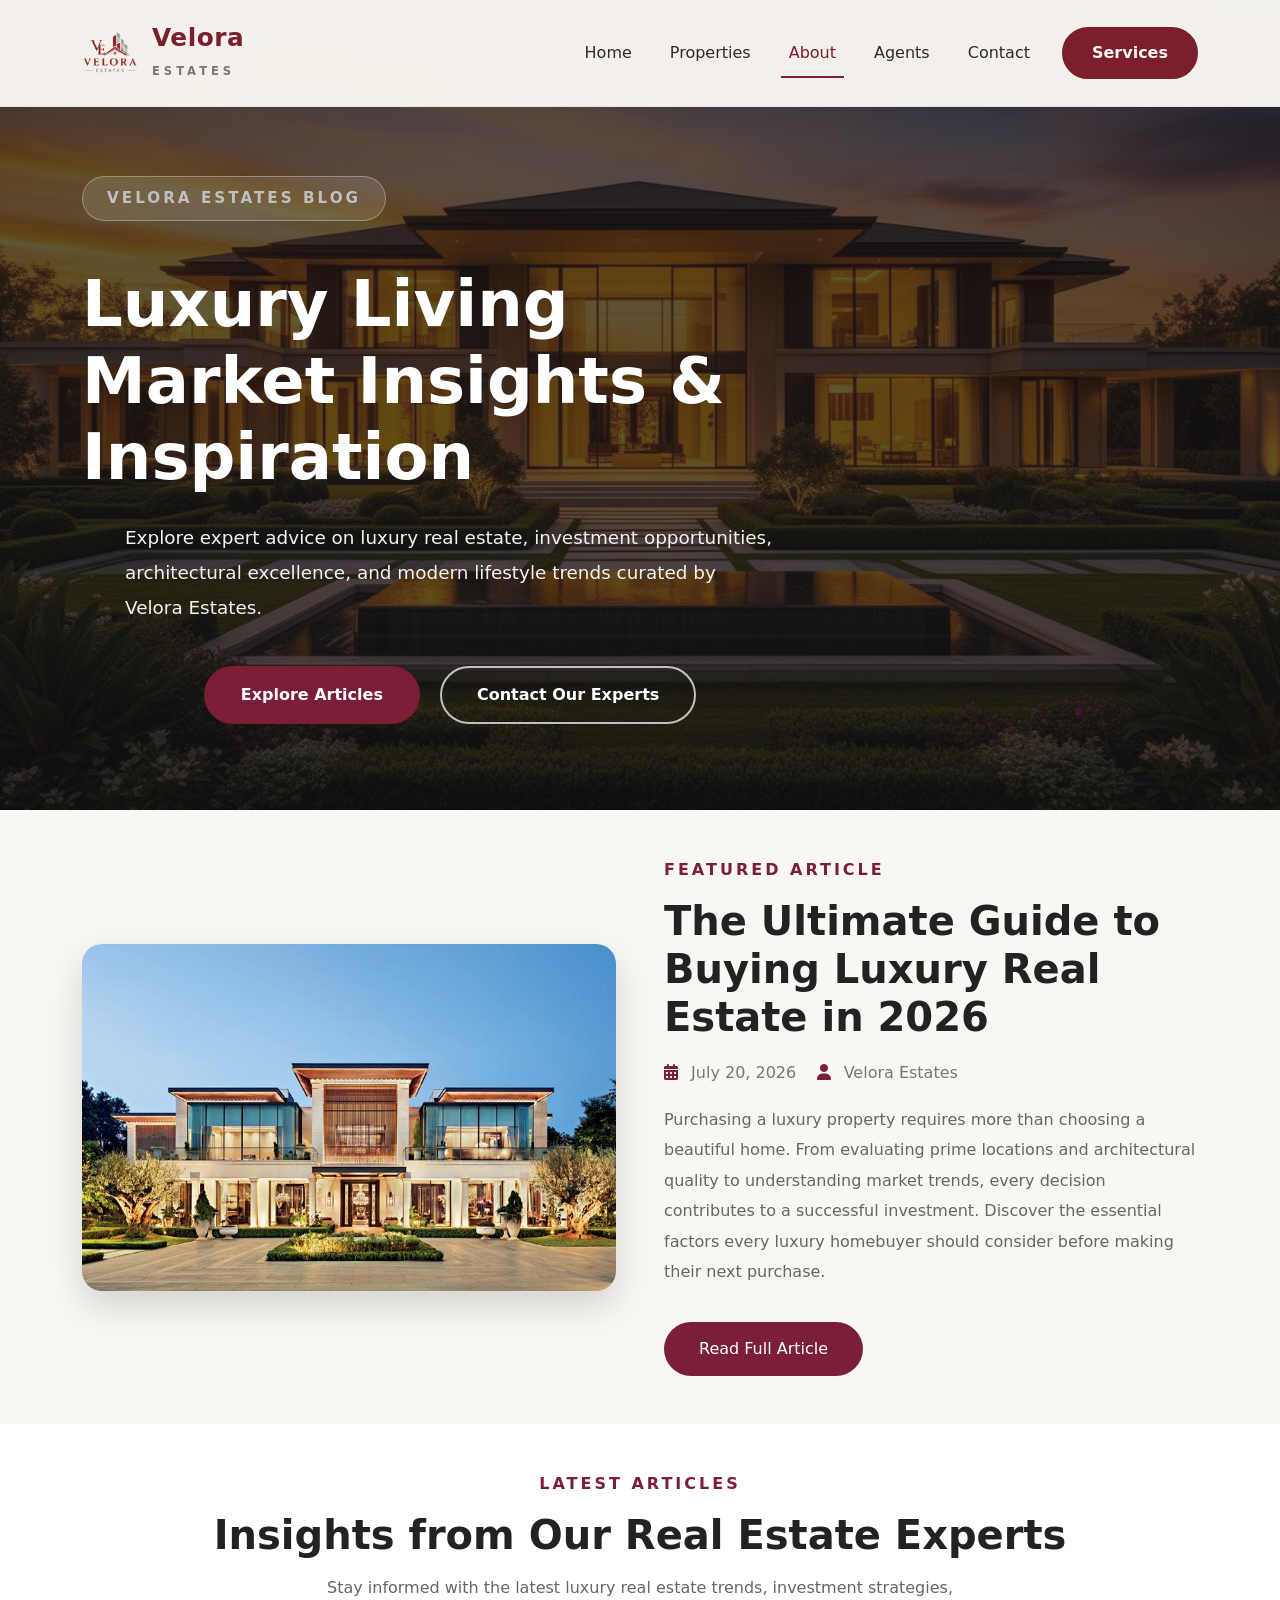
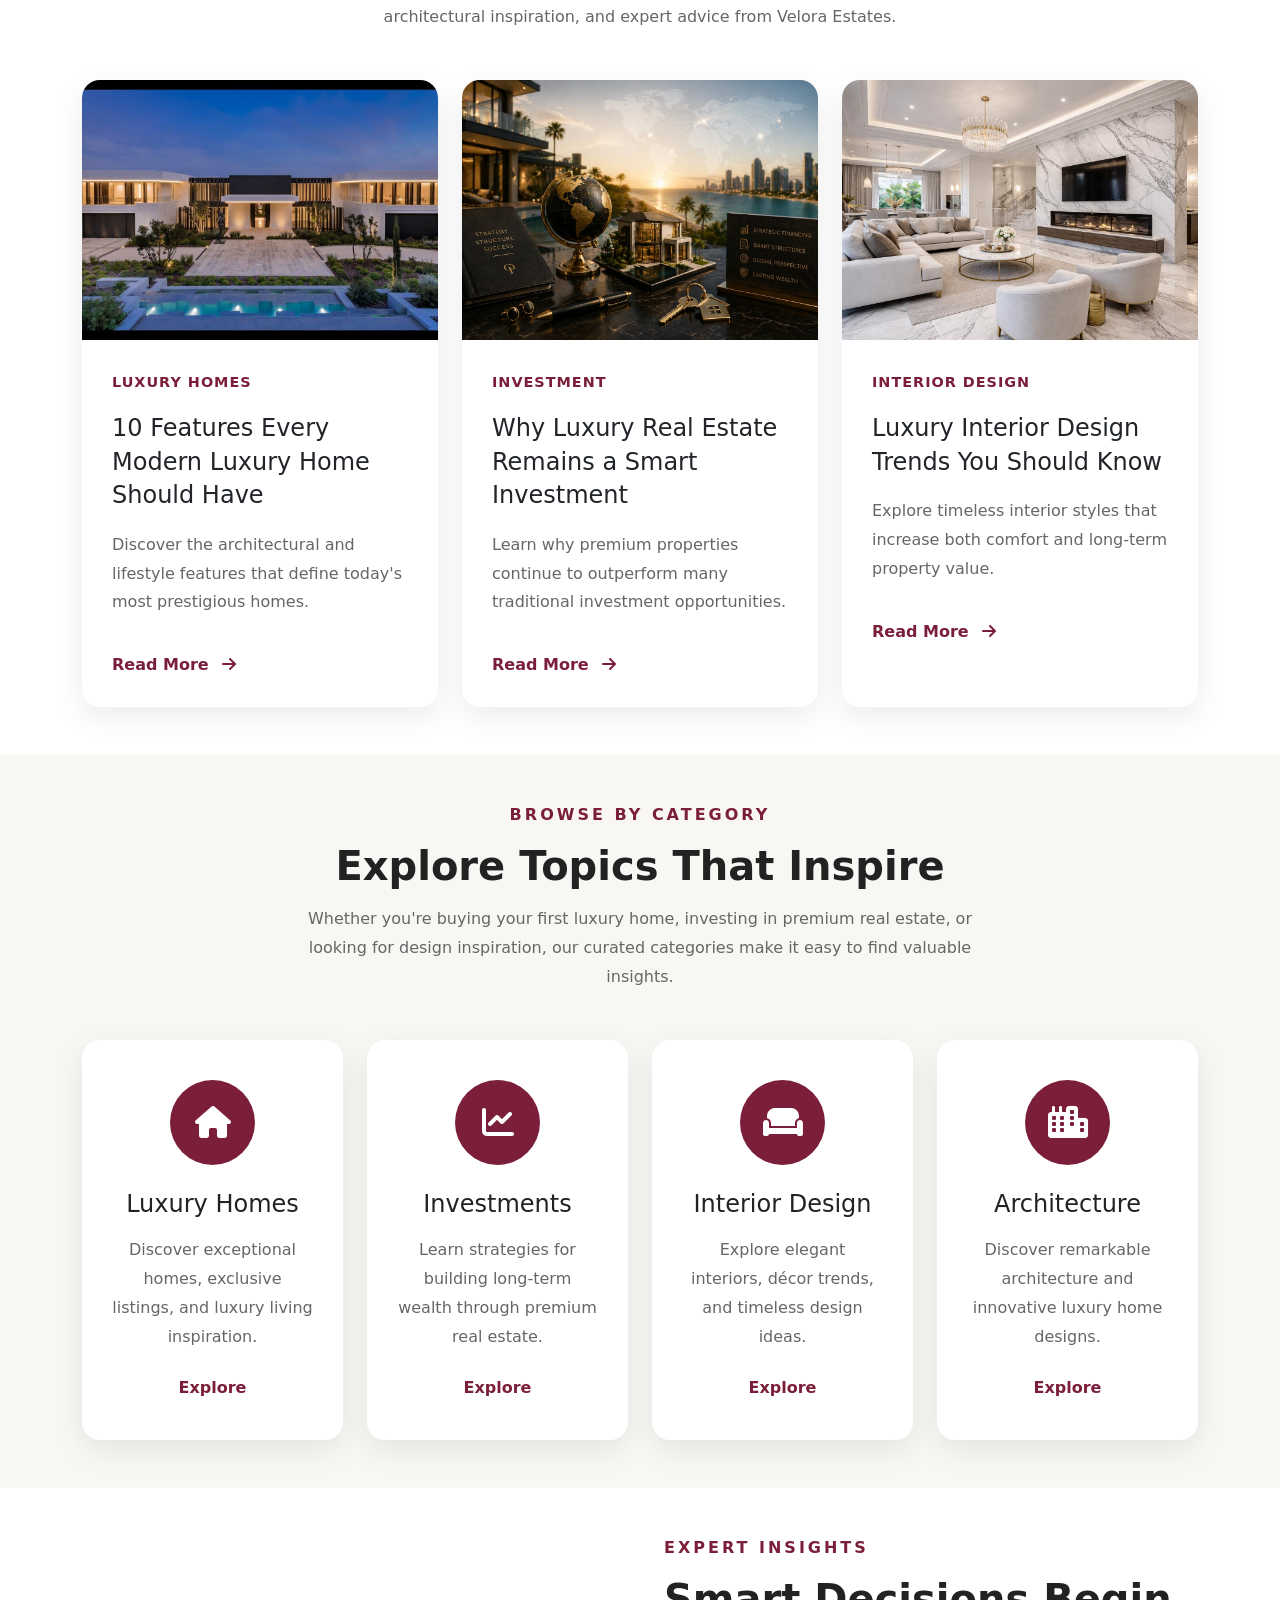
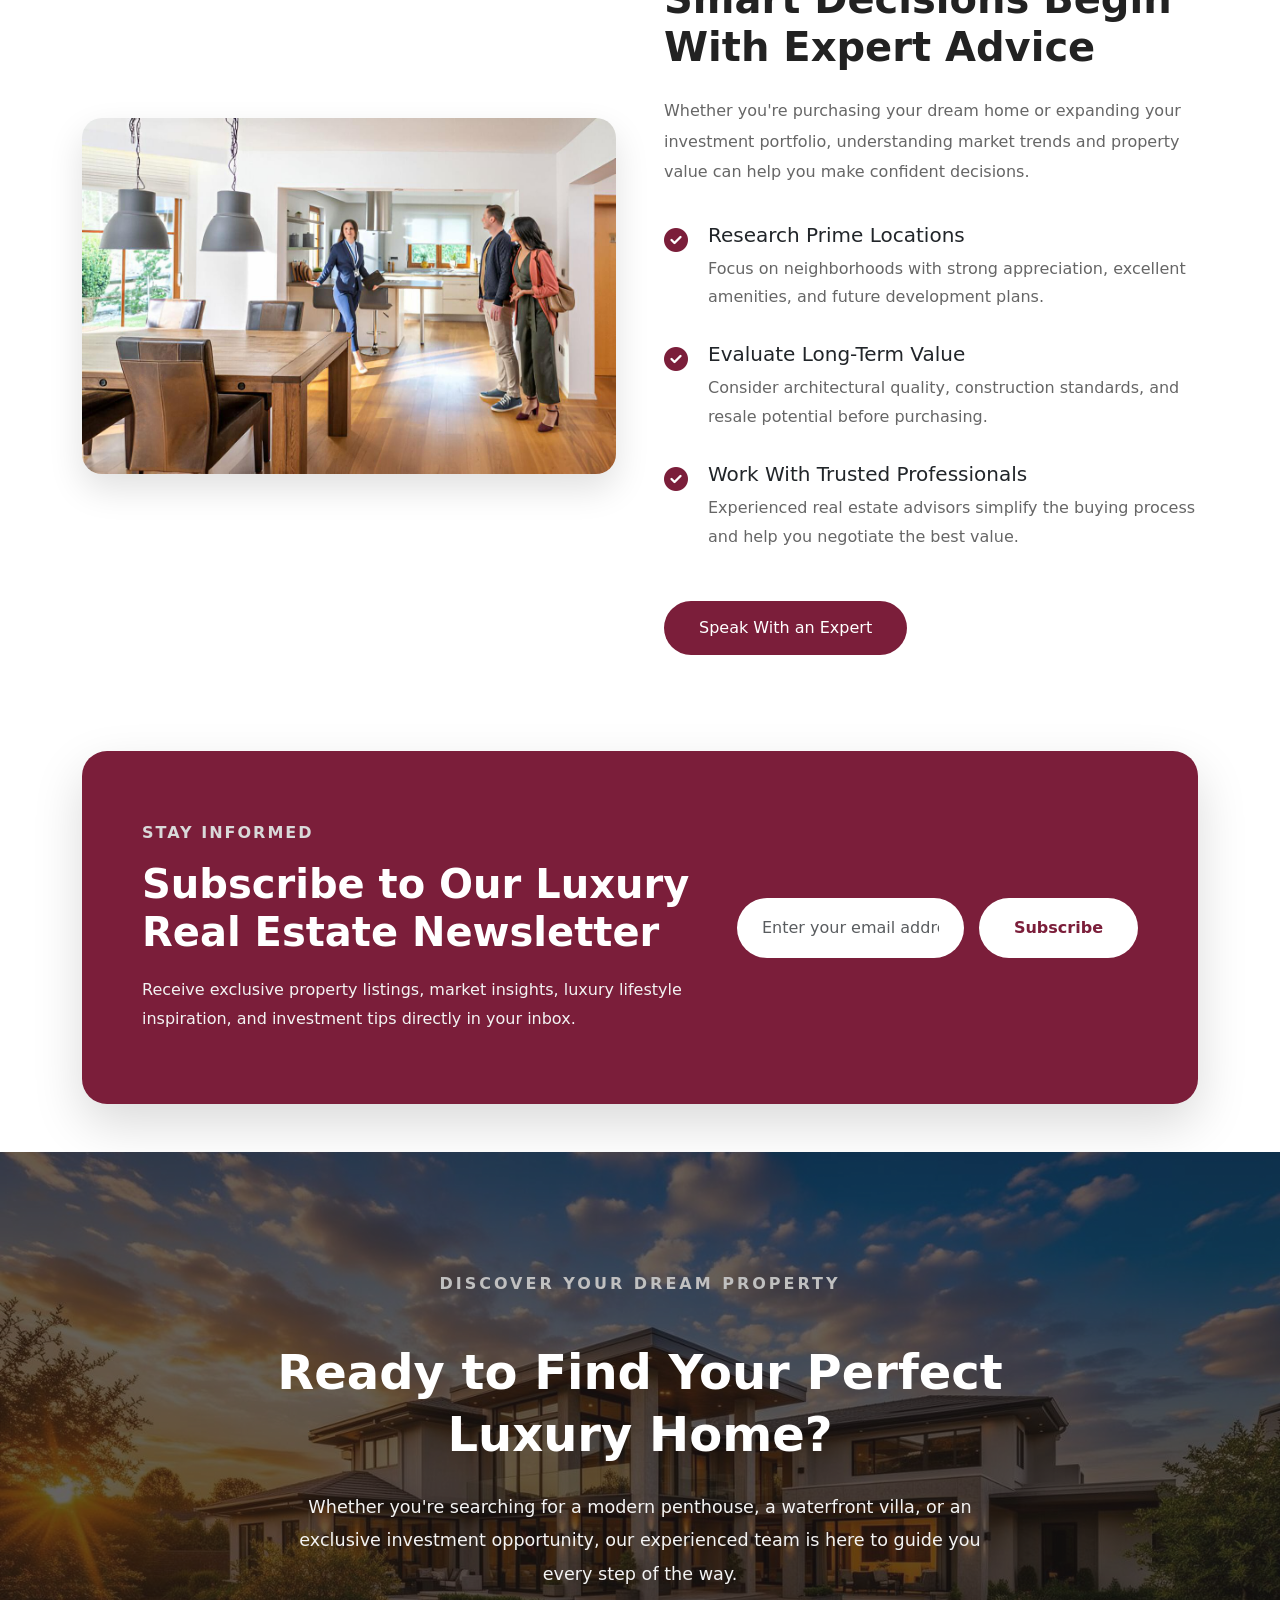
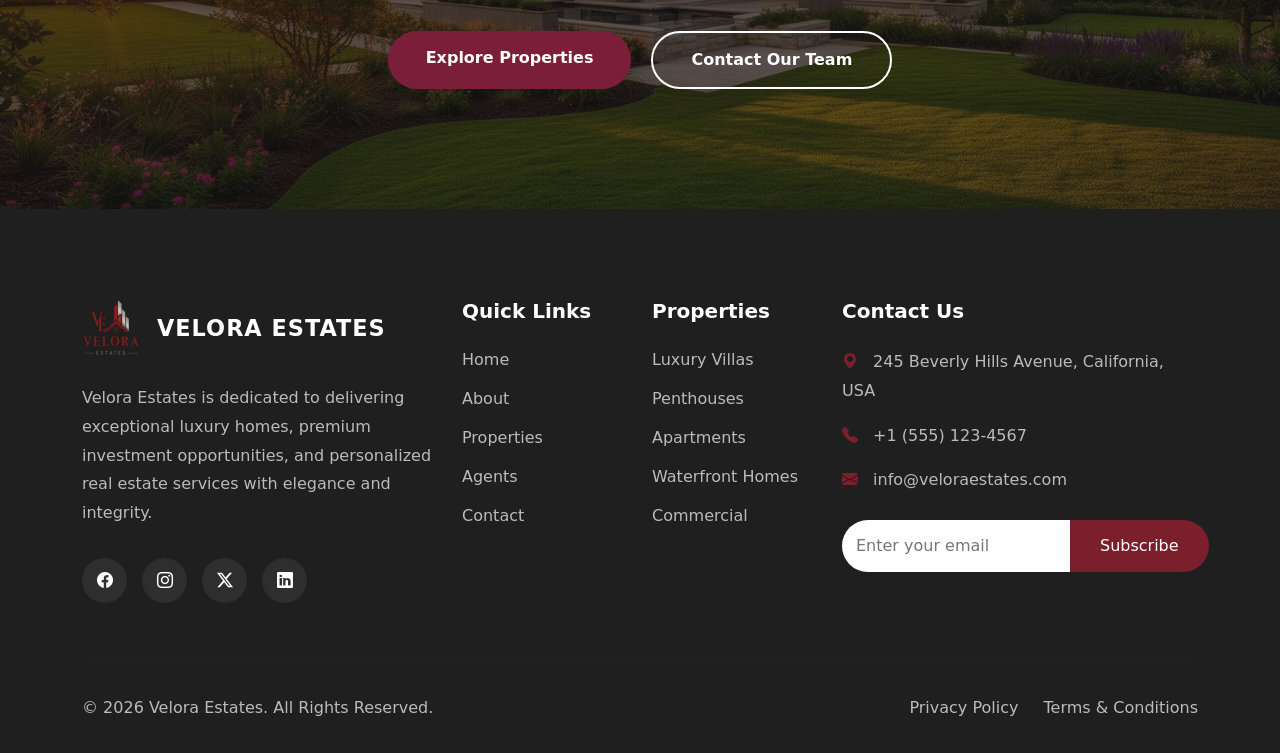
<file: blog.html>
<!DOCTYPE html>
<html lang="en">
<head>
    <meta charset="UTF-8">
    <meta name="viewport" content="width=device-width, initial-scale=1.0">
    <meta name="description" content="Read expert insights, luxury property trends, investment tips, and real estate advice from the Velora Estates blog.">    <title>Real Estate Blog | Luxury Property Insights | Velora Estates</title>
    <link href="https://cdn.jsdelivr.net/npm/bootstrap@5.3.8/dist/css/bootstrap.min.css" rel="stylesheet" integrity="sha384-sRIl4kxILFvY47J16cr9ZwB07vP4J8+LH7qKQnuqkuIAvNWLzeN8tE5YBujZqJLB" crossorigin="anonymous">
    <link rel="stylesheet" href="https://cdn.jsdelivr.net/npm/bootstrap-icons@1.11.3/font/bootstrap-icons.min.css">
    <link rel="preconnect" href="https://fonts.googleapis.com">
<link rel="preconnect" href="https://fonts.gstatic.com" crossorigin>
<link rel="stylesheet"
href="https://cdnjs.cloudflare.com/ajax/libs/font-awesome/6.7.2/css/all.min.css">

<link href="https://fonts.googleapis.com/css2?family=Playfair+Display:wght@500;600;700&family=Poppins:wght@300;400;500;600&display=swap" rel="stylesheet">
    <link rel="stylesheet" href="css/style.css">
    <link rel="icon" type="image/png" href="images/favicon.png">
    
</head>
<body>
 <!-- =========================
        VELORA ESTATES NAVBAR
========================== -->

<nav class="navbar navbar-expand-lg fixed-top velora-navbar">

    <div class="container">

        <!-- Logo -->

        <a class="navbar-brand d-flex align-items-center" href="index.html">

            <img src="images/logo.png"
                 alt="Velora Estates Logo"
                 class="logo">

            <div class="brand-text">

                <h4>Velora</h4>

                <span>ESTATES</span>

            </div>

        </a>

        <!-- Mobile Toggle -->

        <button class="navbar-toggler shadow-none border-0"
                type="button"
                data-bs-toggle="collapse"
                data-bs-target="#navbarNav">

            <span class="navbar-toggler-icon"></span>

        </button>

        <!-- Navigation -->

        <div class="collapse navbar-collapse justify-content-end"
             id="navbarNav">

            <ul class="navbar-nav align-items-lg-center">

                <li class="nav-item">
                    <a class="nav-link " href="index.html">Home</a>
                </li>

                <li class="nav-item">
                    <a class="nav-link " href="properties.html">Properties</a>
                </li>

                <li class="nav-item">
                    <a class="nav-link active" href="about.html">About</a>
                </li>

                <li class="nav-item">
                    <a class="nav-link" href="agents.html">Agents</a>
                </li>

                <li class="nav-item">
                    <a class="nav-link" href="contact.html">Contact</a>
                </li>

                <li class="nav-item ms-lg-4 mt-3 mt-lg-0">

                    <a href="services.html" class="btn velora-btn">

                        Services
                    </a>

                </li>

            </ul>

        </div>

    </div>

</nav>
<!--==================================
        BLOG HERO SECTION
===================================-->

<section class="blog-hero">

    <div class="container">

        <div class="row">

            <div class="col-lg-8">

                <div class="hero-content">

                    <span class="hero-subtitle">
                        VELORA ESTATES BLOG
                    </span>

                    <h1>
                        Luxury Living <br>
                        Market Insights & Inspiration
                    </h1>

                    <p>
                        Explore expert advice on luxury real estate, investment opportunities,
                        architectural excellence, and modern lifestyle trends curated by
                        Velora Estates.
                    </p>

                    <div class="hero-buttons">

                        <a href="#featured-post" class="btn-primary-custom">
                            Explore Articles
                        </a>

                        <a href="contact.html" class="btn-outline-custom">
                            Contact Our Experts
                        </a>

                    </div>

                </div>

            </div>

        </div>

    </div>

</section>
<!--==================================
        FEATURED ARTICLE
===================================-->

<section class="featured-article py-5" id="featured-post">

    <div class="container">

        <div class="row align-items-center g-5">

            <div class="col-lg-6">

                <img src="images/featured-article.jpg"
                     alt="Featured Article"
                     class="img-fluid featured-img">

            </div>

            <div class="col-lg-6">

                <span class="section-subtitle">
                    FEATURED ARTICLE
                </span>

                <h2 class="section-title">
                    The Ultimate Guide to Buying Luxury Real Estate in 2026
                </h2>

                <p class="article-meta">
                    <i class="fas fa-calendar-alt"></i> July 20, 2026
                    &nbsp;&nbsp;
                    <i class="fas fa-user"></i> Velora Estates
                </p>

                <p class="article-text">

                    Purchasing a luxury property requires more than choosing
                    a beautiful home. From evaluating prime locations and
                    architectural quality to understanding market trends,
                    every decision contributes to a successful investment.
                    Discover the essential factors every luxury homebuyer
                    should consider before making their next purchase.

                </p>

                <a href="#" class="read-more-btn">
                    Read Full Article
                </a>

            </div>

        </div>

    </div>

</section>
<!--==================================
        LATEST ARTICLES
===================================-->

<section class="latest-articles py-5">

    <div class="container">

        <div class="text-center mb-5">

            <span class="section-subtitle">
                LATEST ARTICLES
            </span>

            <h2 class="section-title">
                Insights from Our Real Estate Experts
            </h2>

            <p class="section-description">
                Stay informed with the latest luxury real estate trends,
                investment strategies, architectural inspiration, and expert
                advice from Velora Estates.
            </p>

        </div>

        <div class="row g-4">

            <!-- Article 1 -->
            <div class="col-lg-4 col-md-6">

                <div class="article-card">

                    <img src="images/article-1.jpg"
                         class="img-fluid"
                         alt="Luxury Home">

                    <div class="article-content">

                        <span class="article-category">
                            Luxury Homes
                        </span>

                        <h4>
                            10 Features Every Modern Luxury Home Should Have
                        </h4>

                        <p>
                            Discover the architectural and lifestyle features
                            that define today's most prestigious homes.
                        </p>

                        <a href="#" class="article-link">
                            Read More
                            <i class="fas fa-arrow-right"></i>
                        </a>

                    </div>

                </div>

            </div>

            <!-- Article 2 -->

            <div class="col-lg-4 col-md-6">

                <div class="article-card">

                    <img src="images/article-2.jpg"
                         class="img-fluid"
                         alt="Investment">

                    <div class="article-content">

                        <span class="article-category">
                            Investment
                        </span>

                        <h4>
                            Why Luxury Real Estate Remains a Smart Investment
                        </h4>

                        <p>
                            Learn why premium properties continue to outperform
                            many traditional investment opportunities.
                        </p>

                        <a href="#" class="article-link">
                            Read More
                            <i class="fas fa-arrow-right"></i>
                        </a>

                    </div>

                </div>

            </div>

            <!-- Article 3 -->

            <div class="col-lg-4 col-md-6">

                <div class="article-card">

                    <img src="images/article-3.jpg"
                         class="img-fluid"
                         alt="Interior Design">

                    <div class="article-content">

                        <span class="article-category">
                            Interior Design
                        </span>

                        <h4>
                            Luxury Interior Design Trends You Should Know
                        </h4>

                        <p>
                            Explore timeless interior styles that increase both
                            comfort and long-term property value.
                        </p>

                        <a href="#" class="article-link">
                            Read More
                            <i class="fas fa-arrow-right"></i>
                        </a>

                    </div>

                </div>

            </div>

        </div>

    </div>

</section>
<!--==================================
        BLOG CATEGORIES
===================================-->

<section class="blog-categories py-5">

    <div class="container">

        <div class="text-center mb-5">

            <span class="section-subtitle">
                BROWSE BY CATEGORY
            </span>

            <h2 class="section-title">
                Explore Topics That Inspire
            </h2>

            <p class="section-description">
                Whether you're buying your first luxury home, investing in premium
                real estate, or looking for design inspiration, our curated
                categories make it easy to find valuable insights.
            </p>

        </div>

        <div class="row g-4">

            <!-- Category 1 -->

            <div class="col-lg-3 col-md-6">

                <div class="category-card">

                    <div class="category-icon">
                        <i class="fas fa-home"></i>
                    </div>

                    <h4>Luxury Homes</h4>

                    <p>
                        Discover exceptional homes, exclusive listings,
                        and luxury living inspiration.
                    </p>

                    <a href="#" class="category-link">
                        Explore
                    </a>

                </div>

            </div>

            <!-- Category 2 -->

            <div class="col-lg-3 col-md-6">

                <div class="category-card">

                    <div class="category-icon">
                        <i class="fas fa-chart-line"></i>
                    </div>

                    <h4>Investments</h4>

                    <p>
                        Learn strategies for building long-term wealth
                        through premium real estate.
                    </p>

                    <a href="#" class="category-link">
                        Explore
                    </a>

                </div>

            </div>

            <!-- Category 3 -->

            <div class="col-lg-3 col-md-6">

                <div class="category-card">

                    <div class="category-icon">
                        <i class="fas fa-couch"></i>
                    </div>

                    <h4>Interior Design</h4>

                    <p>
                        Explore elegant interiors, décor trends,
                        and timeless design ideas.
                    </p>

                    <a href="#" class="category-link">
                        Explore
                    </a>

                </div>

            </div>

            <!-- Category 4 -->

            <div class="col-lg-3 col-md-6">

                <div class="category-card">

                    <div class="category-icon">
                        <i class="fas fa-city"></i>
                    </div>

                    <h4>Architecture</h4>

                    <p>
                        Discover remarkable architecture and innovative
                        luxury home designs.
                    </p>

                    <a href="#" class="category-link">
                        Explore
                    </a>

                </div>

            </div>

        </div>

    </div>

</section>
<!--==================================
        REAL ESTATE TIPS
===================================-->

<section class="real-estate-tips py-5">

    <div class="container">

        <div class="row align-items-center g-5">

            <!-- Image -->

            <div class="col-lg-6">

                <img src="images/real-estate-tips.jpg"
                     alt="Luxury Real Estate Tips"
                     class="img-fluid tips-img">

            </div>

            <!-- Content -->

            <div class="col-lg-6">

                <span class="section-subtitle">
                    EXPERT INSIGHTS
                </span>

                <h2 class="section-title">
                    Smart Decisions Begin With Expert Advice
                </h2>

                <p class="tips-description">

                    Whether you're purchasing your dream home or expanding your
                    investment portfolio, understanding market trends and
                    property value can help you make confident decisions.

                </p>

                <div class="tips-item">

                    <i class="fas fa-check-circle"></i>

                    <div>

                        <h5>Research Prime Locations</h5>

                        <p>
                            Focus on neighborhoods with strong appreciation,
                            excellent amenities, and future development plans.
                        </p>

                    </div>

                </div>

                <div class="tips-item">

                    <i class="fas fa-check-circle"></i>

                    <div>

                        <h5>Evaluate Long-Term Value</h5>

                        <p>
                            Consider architectural quality, construction
                            standards, and resale potential before purchasing.
                        </p>

                    </div>

                </div>

                <div class="tips-item">

                    <i class="fas fa-check-circle"></i>

                    <div>

                        <h5>Work With Trusted Professionals</h5>

                        <p>
                            Experienced real estate advisors simplify the buying
                            process and help you negotiate the best value.
                        </p>

                    </div>

                </div>

                <a href="contact.html" class="tips-btn">
                    Speak With an Expert
                </a>

            </div>

        </div>

    </div>

</section>
<!--==================================
      NEWSLETTER SECTION
===================================-->

<section class="newsletter-section py-5">

    <div class="container">

        <div class="newsletter-box">

            <div class="row align-items-center">

                <div class="col-lg-7">

                    <span class="section-subtitle">
                        STAY INFORMED
                    </span>

                    <h2 class="section-title">
                        Subscribe to Our Luxury Real Estate Newsletter
                    </h2>

                    <p class="newsletter-text">

                        Receive exclusive property listings, market insights,
                        luxury lifestyle inspiration, and investment tips
                        directly in your inbox.

                    </p>

                </div>

                <div class="col-lg-5">

                    <form class="newsletter-form">

                        <input
                            type="email"
                            class="form-control"
                            placeholder="Enter your email address"
                            required>

                        <button type="submit">

                            Subscribe

                        </button>

                    </form>

                </div>

            </div>

        </div>

    </div>

</section>
<!--==================================
        BLOG CTA SECTION
===================================-->

<section class="blog-cta">

    <div class="container">

        <div class="cta-content">

            <span class="cta-subtitle">
                DISCOVER YOUR DREAM PROPERTY
            </span>

            <h2>
                Ready to Find Your Perfect Luxury Home?
            </h2>

            <p>
                Whether you're searching for a modern penthouse, a waterfront
                villa, or an exclusive investment opportunity, our experienced
                team is here to guide you every step of the way.
            </p>

            <div class="cta-buttons">

                <a href="properties.html" class="cta-btn-primary">
                    Explore Properties
                </a>

                <a href="contact.html" class="cta-btn-outline">
                    Contact Our Team
                </a>

            </div>

        </div>

    </div>

</section>
<!--==================================
            FOOTER
===================================-->

<footer class="footer">

    <div class="container">

        <div class="row gy-5">

            <!-- Company Info -->

            <div class="col-lg-4">

                <a href="index.html" class="footer-logo">

                    <img src="images/logo.png"
                         alt="Velora Estates Logo">

                    <span>VELORA ESTATES</span>

                </a>

                <p class="footer-text">

                    Velora Estates is dedicated to delivering
                    exceptional luxury homes, premium investment
                    opportunities, and personalized real estate
                    services with elegance and integrity.

                </p>

                <div class="footer-social">

                    <a href="#"><i class="bi bi-facebook"></i></a>

                    <a href="#"><i class="bi bi-instagram"></i></a>

                    <a href="#"><i class="bi bi-twitter-x"></i></a>

                    <a href="#"><i class="bi bi-linkedin"></i></a>

                </div>

            </div>

            <!-- Quick Links -->

            <div class="col-lg-2 col-md-6">

                <h5>Quick Links</h5>

                <ul>

                    <li><a href="index.html">Home</a></li>

                    <li><a href="about.html">About</a></li>

                    <li><a href="properties.html">Properties</a></li>

                    <li><a href="agents.html">Agents</a></li>

                    <li><a href="contact.html">Contact</a></li>

                </ul>

            </div>

            <!-- Property Links -->

            <div class="col-lg-2 col-md-6">

                <h5>Properties</h5>

                <ul>

                    <li><a href="#">Luxury Villas</a></li>

                    <li><a href="#">Penthouses</a></li>

                    <li><a href="#">Apartments</a></li>

                    <li><a href="#">Waterfront Homes</a></li>

                    <li><a href="#">Commercial</a></li>

                </ul>

            </div>

            <!-- Contact -->

            <div class="col-lg-4">

                <h5>Contact Us</h5>

                <p>

                    <i class="bi bi-geo-alt-fill"></i>

                    245 Beverly Hills Avenue,
                    California, USA

                </p>

                <p>

                    <i class="bi bi-telephone-fill"></i>

                    +1 (555) 123-4567

                </p>

                <p>

                    <i class="bi bi-envelope-fill"></i>

                    info@veloraestates.com

                </p>

                <form class="newsletter">

                    <input
                    type="email"
                    placeholder="Enter your email">

                    <button type="submit">

                        Subscribe

                    </button>

                </form>

            </div>

        </div>

        <hr>

        <div class="footer-bottom">

            <p>

                © 2026 Velora Estates. All Rights Reserved.

            </p>

            <div>

                <a href="#">Privacy Policy</a>

                <a href="#">Terms & Conditions</a>

            </div>

        </div>

    </div>

</footer>
<script src="https://cdn.jsdelivr.net/npm/bootstrap@5.3.8/dist/js/bootstrap.bundle.min.js" integrity="sha384-FKyoEForCGlyvwx9Hj09JcYn3nv7wiPVlz7YYwJrWVcXK/BmnVDxM+D2scQbITxI" crossorigin="anonymous"></script>
</body>
</html>
</file>
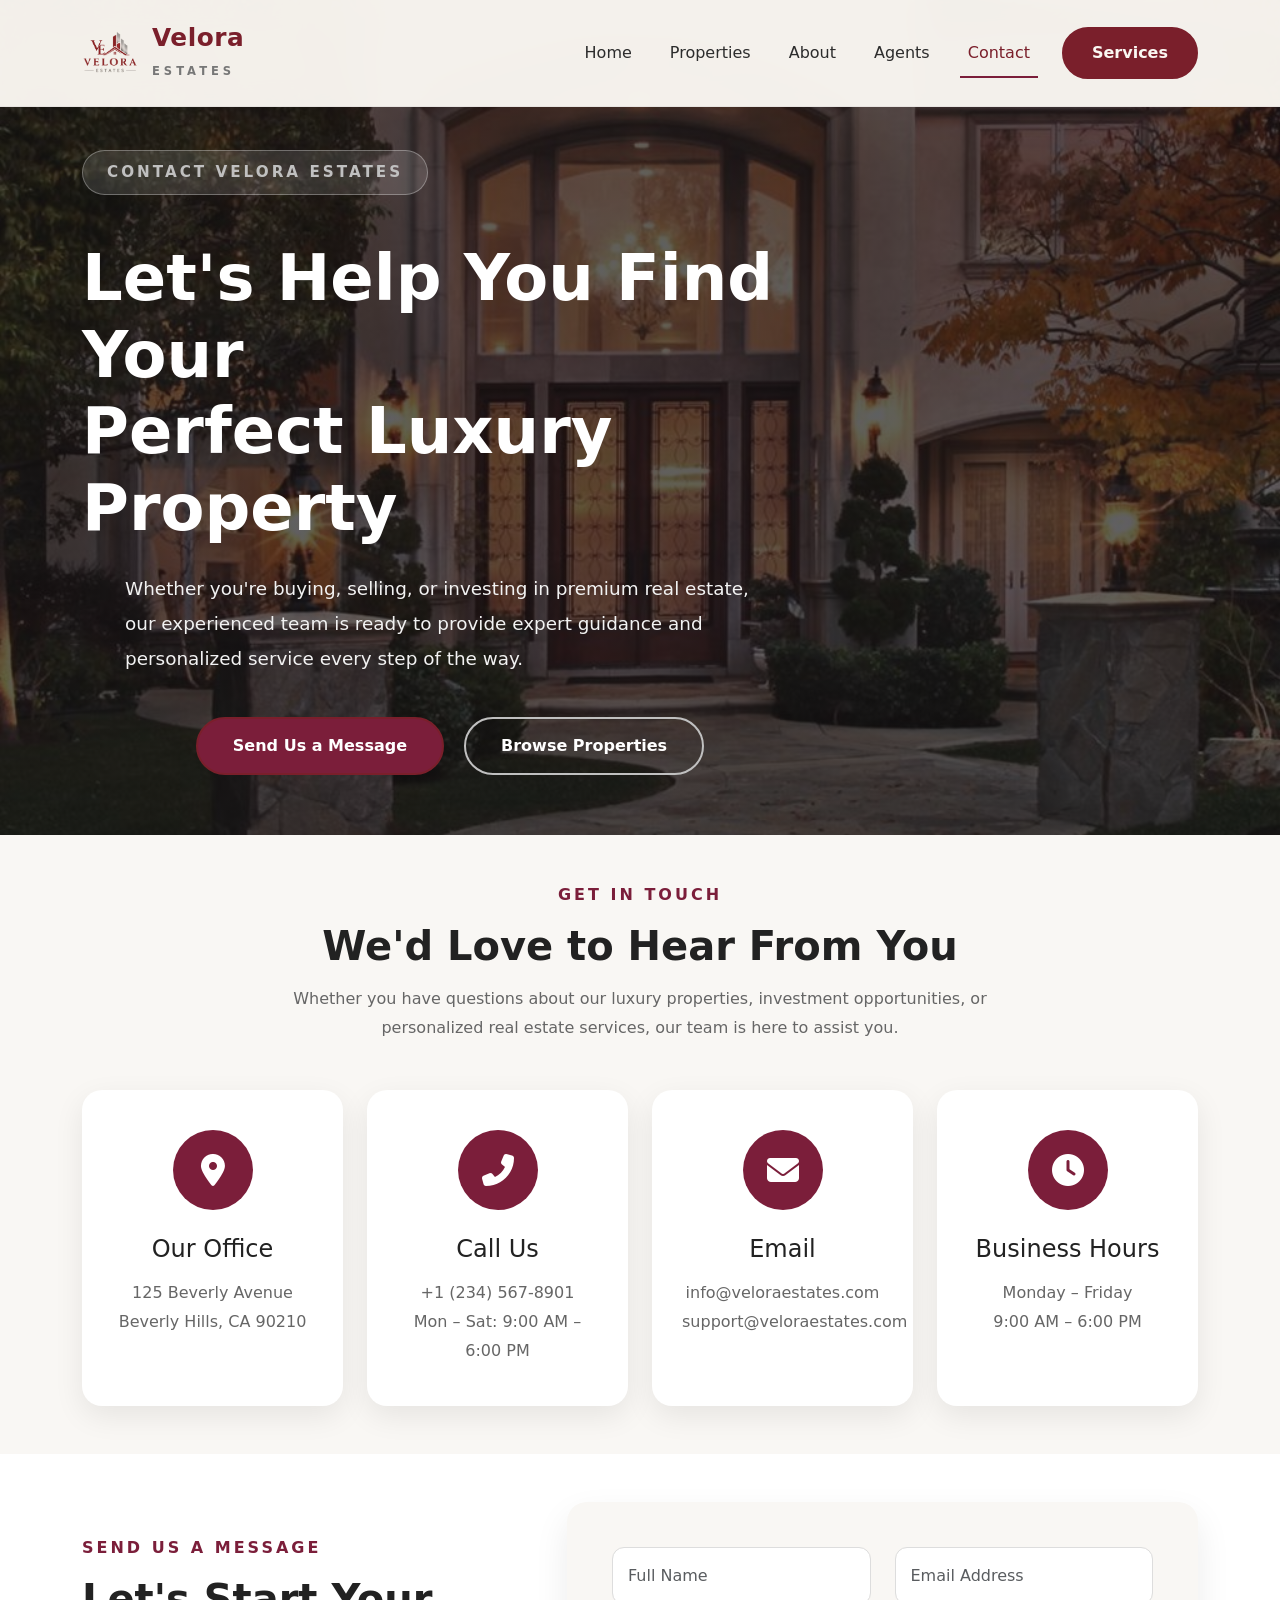
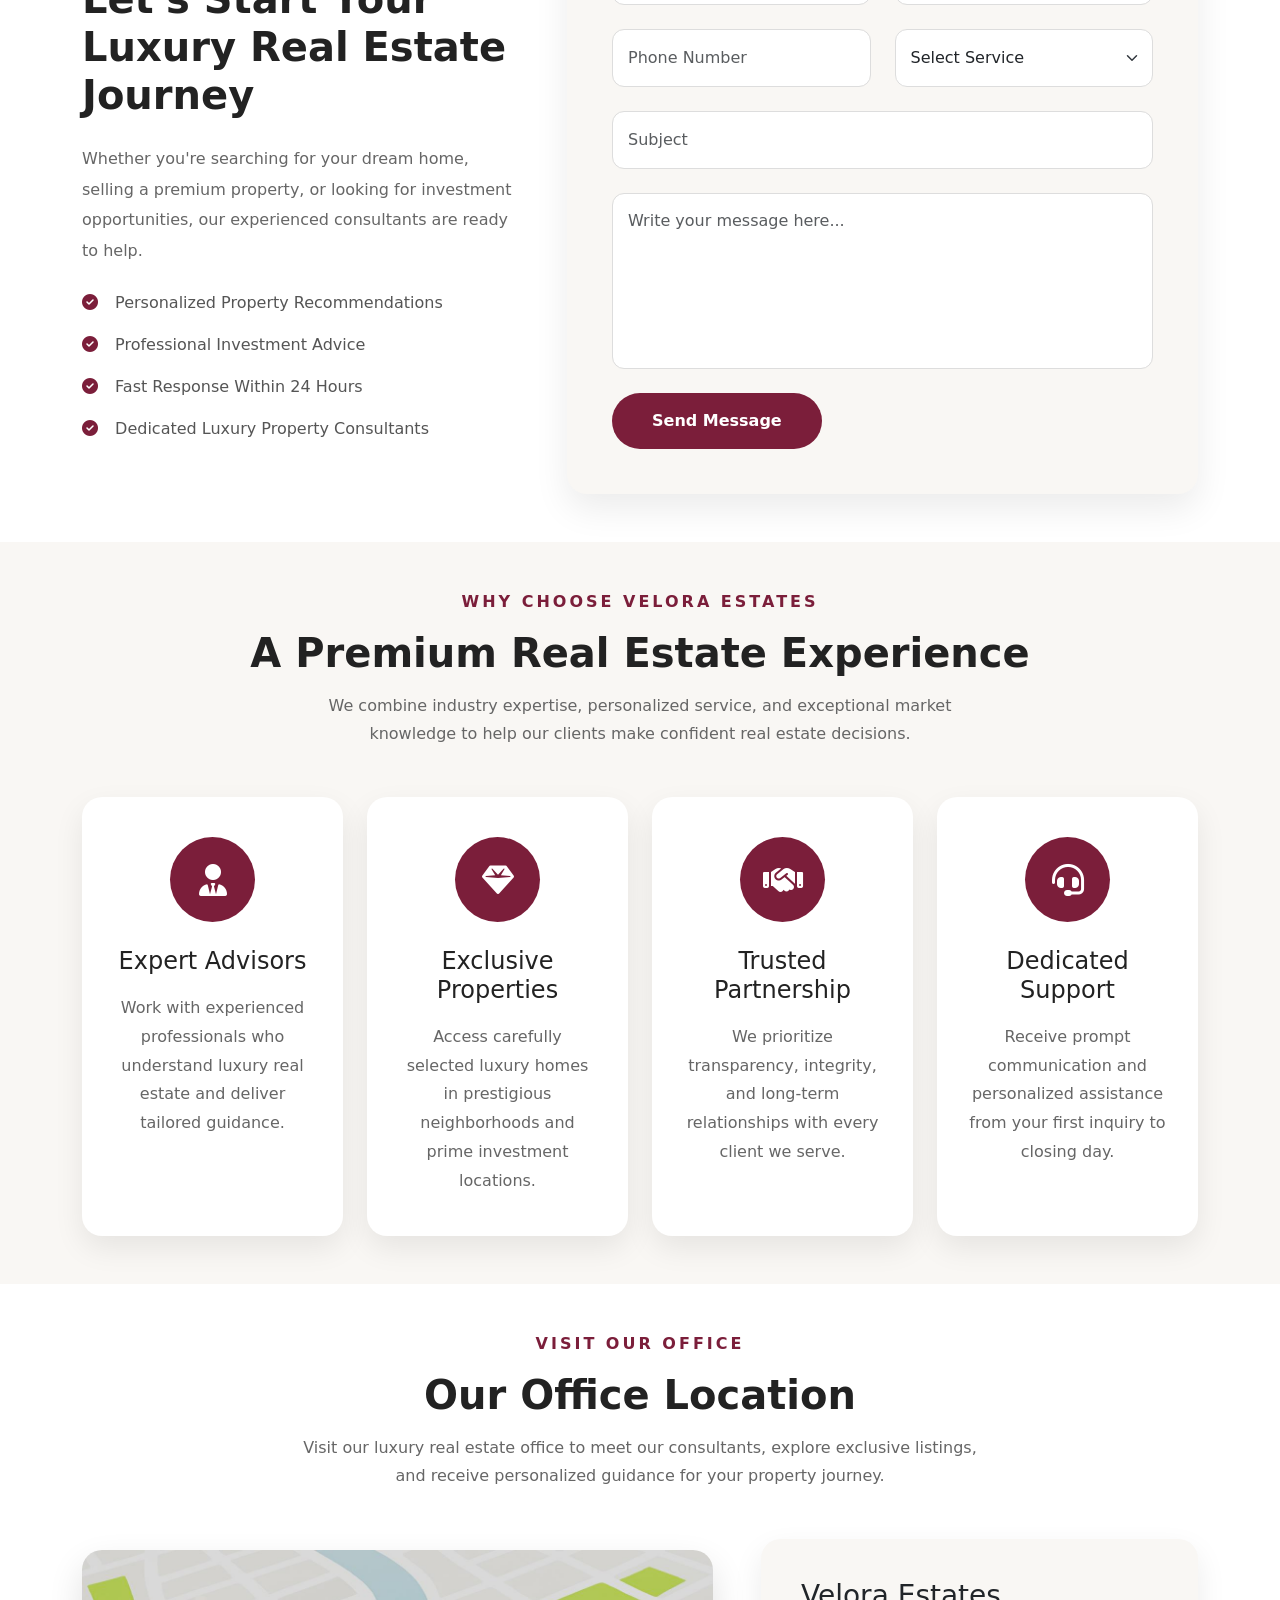
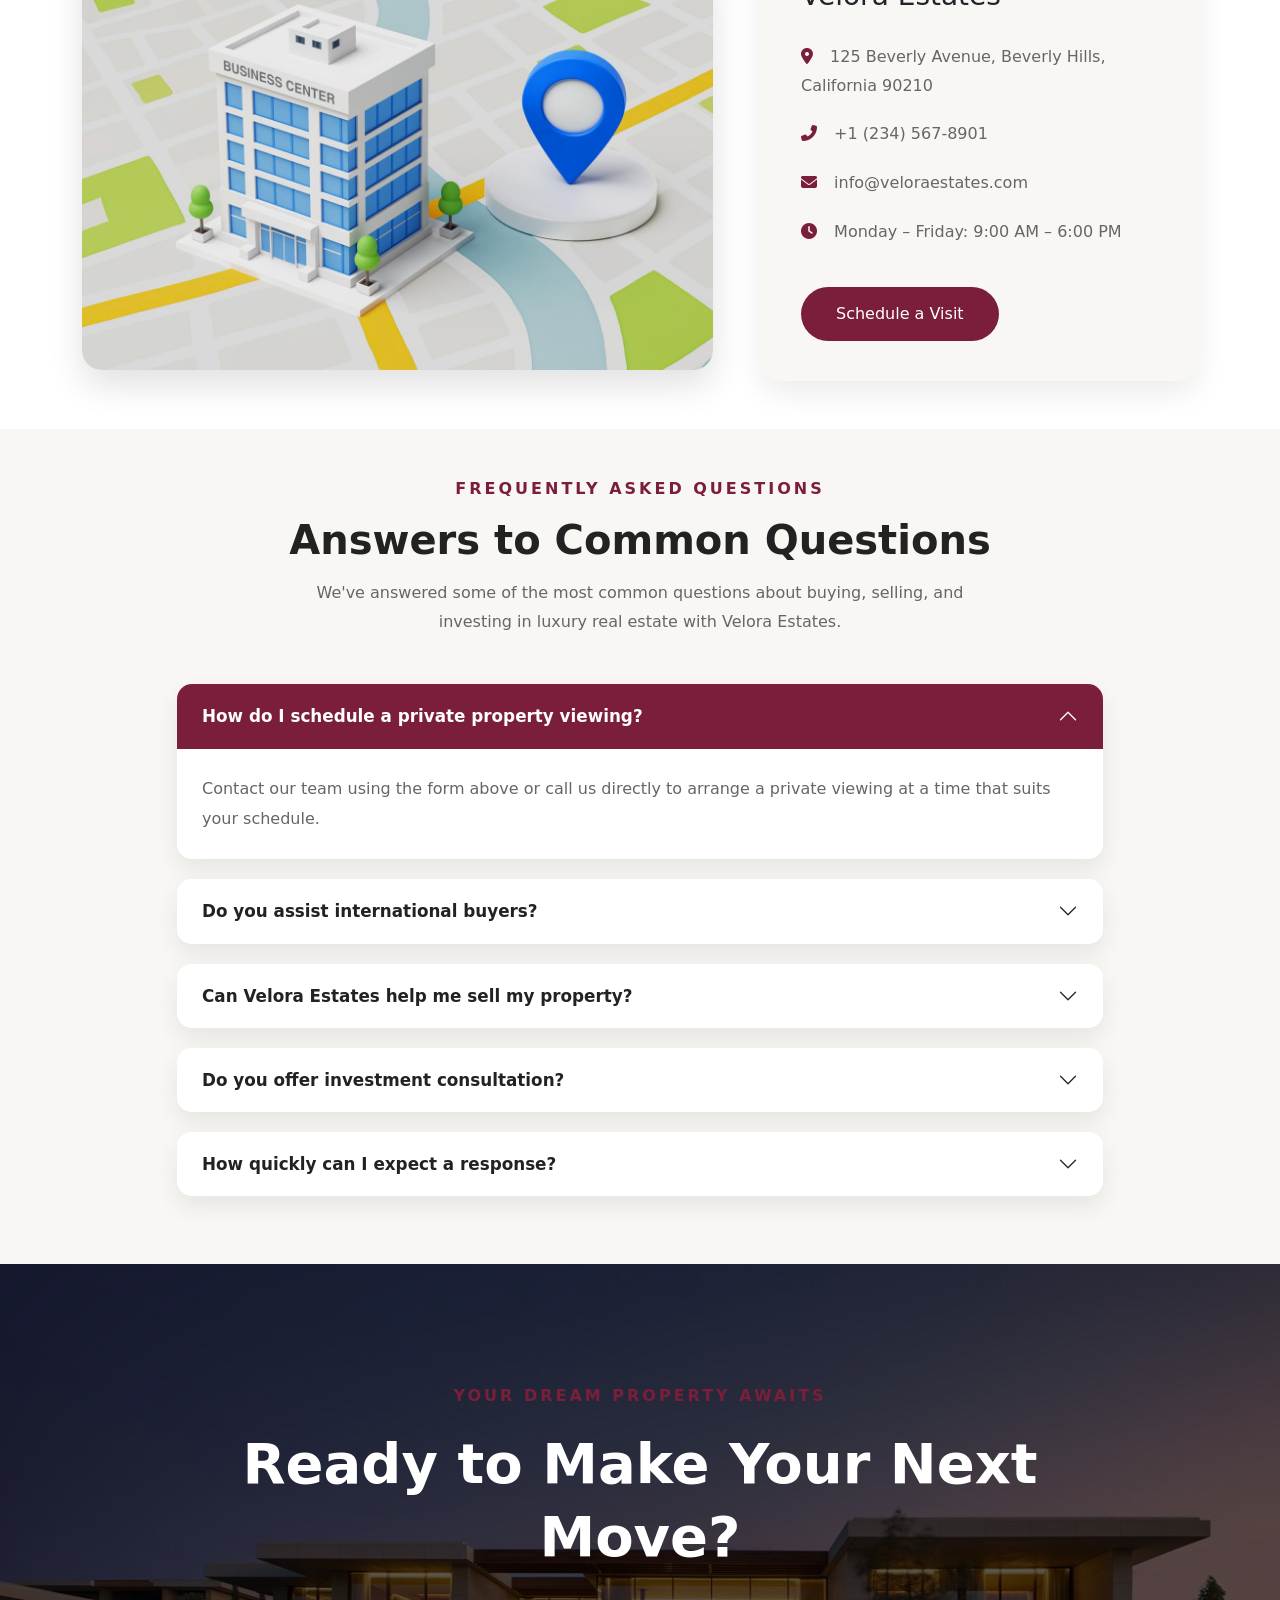
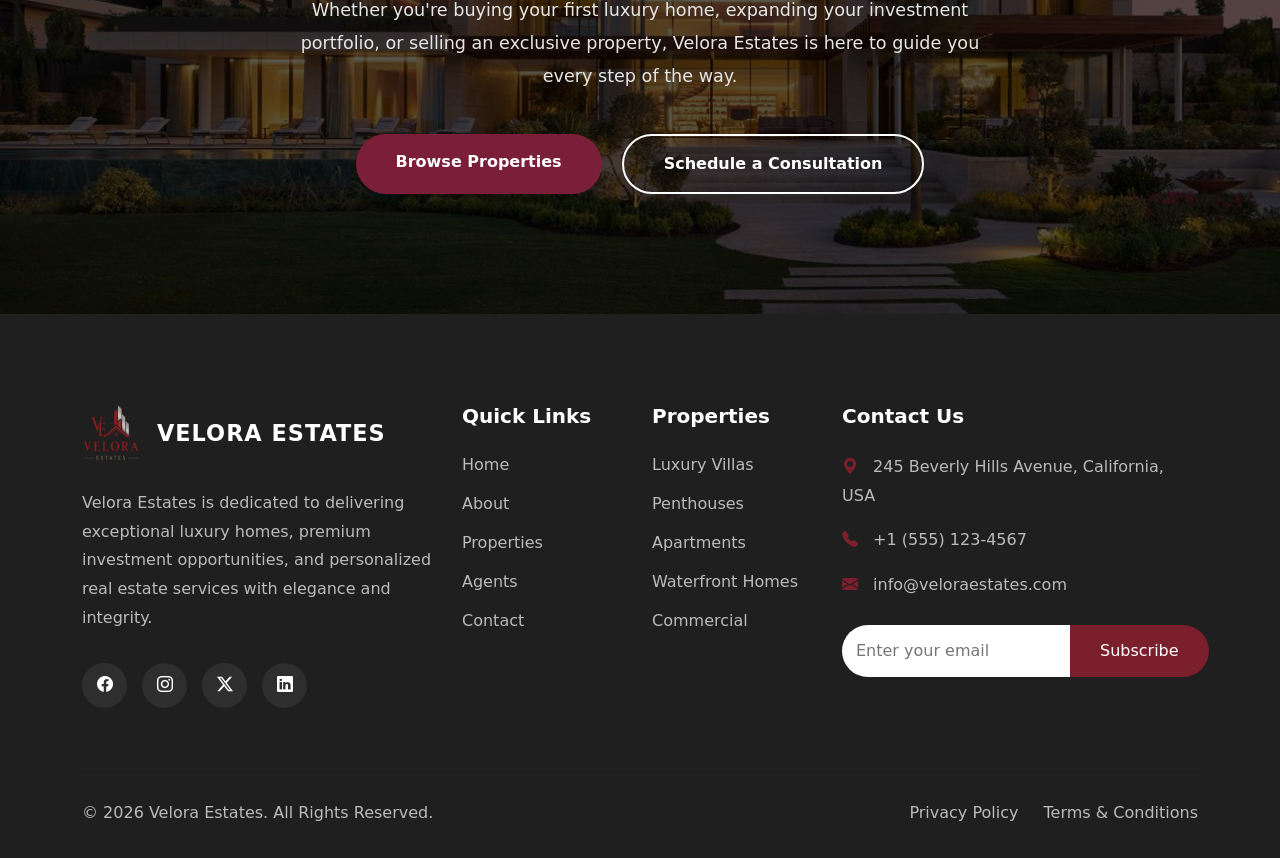
<file: contact.html>
<!DOCTYPE html>
<html lang="en">
<head>
    <meta charset="UTF-8">
    <meta name="viewport" content="width=device-width, initial-scale=1.0">
    <meta name="description" content="Contact Velora Estates to schedule a property viewing, request expert advice, or learn more about our luxury real estate services.">    <title>Contact Velora Estates | Luxury Real Estate Consultants</title>
    <link href="https://cdn.jsdelivr.net/npm/bootstrap@5.3.8/dist/css/bootstrap.min.css" rel="stylesheet" integrity="sha384-sRIl4kxILFvY47J16cr9ZwB07vP4J8+LH7qKQnuqkuIAvNWLzeN8tE5YBujZqJLB" crossorigin="anonymous">
    <link rel="stylesheet" href="https://cdn.jsdelivr.net/npm/bootstrap-icons@1.11.3/font/bootstrap-icons.min.css">
    <link rel="preconnect" href="https://fonts.googleapis.com">
<link rel="preconnect" href="https://fonts.gstatic.com" crossorigin>
<link rel="stylesheet"
href="https://cdnjs.cloudflare.com/ajax/libs/font-awesome/6.7.2/css/all.min.css">

<link href="https://fonts.googleapis.com/css2?family=Playfair+Display:wght@500;600;700&family=Poppins:wght@300;400;500;600&display=swap" rel="stylesheet">
    <link rel="stylesheet" href="css/style.css">
    <link rel="icon" type="image/png" href="images/favicon.png">
     
</head>
<body>
 <!-- =========================
        VELORA ESTATES NAVBAR
========================== -->

<nav class="navbar navbar-expand-lg fixed-top velora-navbar">

    <div class="container">

        <!-- Logo -->

        <a class="navbar-brand d-flex align-items-center" href="index.html">

            <img src="images/logo.png"
                 alt="Velora Estates Logo"
                 class="logo">

            <div class="brand-text">

                <h4>Velora</h4>

                <span>ESTATES</span>

            </div>

        </a>

        <!-- Mobile Toggle -->

        <button class="navbar-toggler shadow-none border-0"
                type="button"
                data-bs-toggle="collapse"
                data-bs-target="#navbarNav">

            <span class="navbar-toggler-icon"></span>

        </button>

        <!-- Navigation -->

        <div class="collapse navbar-collapse justify-content-end"
             id="navbarNav">

            <ul class="navbar-nav align-items-lg-center">

                <li class="nav-item">
                    <a class="nav-link " href="index.html">Home</a>
                </li>

                <li class="nav-item">
                    <a class="nav-link " href="properties.html">Properties</a>
                </li>

                <li class="nav-item">
                    <a class="nav-link" href="about.html">About</a>
                </li>

                <li class="nav-item">
                    <a class="nav-link" href="agents.html">Agents</a>
                </li>

                <li class="nav-item">
                    <a class="nav-link active " href="contact.html">Contact</a>
                </li>

                <li class="nav-item ms-lg-4 mt-3 mt-lg-0">

                    <a href="services.html" class="btn velora-btn ">

                        Services
                    </a>

                </li>

            </ul>

        </div>

    </div>

</nav>
<!--==================================
        CONTACT HERO SECTION
===================================-->

<section class="contact-hero">

    <div class="container">

        <div class="row">

            <div class="col-lg-8">

                <div class="hero-content">

                    <span class="hero-subtitle">
                        CONTACT VELORA ESTATES
                    </span>

                    <h1>
                        Let's Help You Find Your <br>
                        Perfect Luxury Property
                    </h1>

                    <p>
                        Whether you're buying, selling, or investing in premium
                        real estate, our experienced team is ready to provide
                        expert guidance and personalized service every step of
                        the way.
                    </p>

                    <div class="hero-buttons">

                        <a href="#contact-form" class="btn-primary-custom">
                            Send Us a Message
                        </a>

                        <a href="properties.html" class="btn-outline-custom">
                            Browse Properties
                        </a>

                    </div>

                </div>

            </div>

        </div>

    </div>

</section>
<!--==================================
        CONTACT INFORMATION
===================================-->

<section class="contact-info py-5">

    <div class="container">

        <div class="text-center mb-5">

            <span class="section-subtitle">
                GET IN TOUCH
            </span>

            <h2 class="section-title">
                We'd Love to Hear From You
            </h2>

            <p class="section-description">
                Whether you have questions about our luxury properties,
                investment opportunities, or personalized real estate
                services, our team is here to assist you.
            </p>

        </div>

        <div class="row g-4">

            <!-- Address -->

            <div class="col-lg-3 col-md-6">

                <div class="info-card">

                    <div class="info-icon">

                        <i class="fas fa-map-marker-alt"></i>

                    </div>

                    <h4>Our Office</h4>

                    <p>

                        125 Beverly Avenue<br>
                        Beverly Hills, CA 90210

                    </p>

                </div>

            </div>

            <!-- Phone -->

            <div class="col-lg-3 col-md-6">

                <div class="info-card">

                    <div class="info-icon">

                        <i class="fas fa-phone-alt"></i>

                    </div>

                    <h4>Call Us</h4>

                    <p>

                        +1 (234) 567-8901<br>
                        Mon – Sat: 9:00 AM – 6:00 PM

                    </p>

                </div>

            </div>

            <!-- Email -->

            <div class="col-lg-3 col-md-6">

                <div class="info-card">

                    <div class="info-icon">

                        <i class="fas fa-envelope"></i>

                    </div>

                    <h4>Email</h4>

                    <p>

                        info@veloraestates.com<br>
                        support@veloraestates.com

                    </p>

                </div>

            </div>

            <!-- Business Hours -->

            <div class="col-lg-3 col-md-6">

                <div class="info-card">

                    <div class="info-icon">

                        <i class="fas fa-clock"></i>

                    </div>

                    <h4>Business Hours</h4>

                    <p>

                        Monday – Friday<br>
                        9:00 AM – 6:00 PM

                    </p>

                </div>

            </div>

        </div>

    </div>

</section>
<!--==================================
        CONTACT FORM
===================================-->

<section class="contact-form-section py-5" id="contact-form">

    <div class="container">

        <div class="row align-items-center g-5">

            <!-- Left Side -->

            <div class="col-lg-5">

                <span class="section-subtitle">
                    SEND US A MESSAGE
                </span>

                <h2 class="section-title">
                    Let's Start Your Luxury Real Estate Journey
                </h2>

                <p class="contact-text">

                    Whether you're searching for your dream home, selling a
                    premium property, or looking for investment opportunities,
                    our experienced consultants are ready to help.

                </p>

                <ul class="contact-list">

                    <li>
                        <i class="fas fa-check-circle"></i>
                        Personalized Property Recommendations
                    </li>

                    <li>
                        <i class="fas fa-check-circle"></i>
                        Professional Investment Advice
                    </li>

                    <li>
                        <i class="fas fa-check-circle"></i>
                        Fast Response Within 24 Hours
                    </li>

                    <li>
                        <i class="fas fa-check-circle"></i>
                        Dedicated Luxury Property Consultants
                    </li>

                </ul>

            </div>

            <!-- Right Side -->

            <div class="col-lg-7">

                <div class="contact-form-box">

                    <form>

                        <div class="row">

                            <div class="col-md-6 mb-4">

                                <input
                                    type="text"
                                    class="form-control"
                                    placeholder="Full Name"
                                    required>

                            </div>

                            <div class="col-md-6 mb-4">

                                <input
                                    type="email"
                                    class="form-control"
                                    placeholder="Email Address"
                                    required>

                            </div>

                            <div class="col-md-6 mb-4">

                                <input
                                    type="tel"
                                    class="form-control"
                                    placeholder="Phone Number">

                            </div>

                            <div class="col-md-6 mb-4">

                                <select class="form-select">

                                    <option selected>
                                        Select Service
                                    </option>

                                    <option>
                                        Buy a Property
                                    </option>

                                    <option>
                                        Sell a Property
                                    </option>

                                    <option>
                                        Property Investment
                                    </option>

                                    <option>
                                        General Inquiry
                                    </option>

                                </select>

                            </div>

                            <div class="col-12 mb-4">

                                <input
                                    type="text"
                                    class="form-control"
                                    placeholder="Subject">

                            </div>

                            <div class="col-12 mb-4">

                                <textarea
                                    class="form-control"
                                    rows="6"
                                    placeholder="Write your message here..."></textarea>

                            </div>

                            <div class="col-12">

                                <button type="submit"
                                        class="send-btn">

                                    Send Message

                                </button>

                            </div>

                        </div>

                    </form>

                </div>

            </div>

        </div>

    </div>

</section>
<!--==================================
        WHY CHOOSE US
===================================-->

<section class="why-choose py-5">

    <div class="container">

        <div class="text-center mb-5">

            <span class="section-subtitle">
                WHY CHOOSE VELORA ESTATES
            </span>

            <h2 class="section-title">
                A Premium Real Estate Experience
            </h2>

            <p class="section-description">
                We combine industry expertise, personalized service, and
                exceptional market knowledge to help our clients make confident
                real estate decisions.
            </p>

        </div>

        <div class="row g-4">

            <!-- Card 1 -->

            <div class="col-lg-3 col-md-6">

                <div class="feature-card">

                    <div class="feature-icon">
                        <i class="fas fa-user-tie"></i>
                    </div>

                    <h4>Expert Advisors</h4>

                    <p>
                        Work with experienced professionals who understand
                        luxury real estate and deliver tailored guidance.
                    </p>

                </div>

            </div>

            <!-- Card 2 -->

            <div class="col-lg-3 col-md-6">

                <div class="feature-card">

                    <div class="feature-icon">
                        <i class="fas fa-gem"></i>
                    </div>

                    <h4>Exclusive Properties</h4>

                    <p>
                        Access carefully selected luxury homes in prestigious
                        neighborhoods and prime investment locations.
                    </p>

                </div>

            </div>

            <!-- Card 3 -->

            <div class="col-lg-3 col-md-6">

                <div class="feature-card">

                    <div class="feature-icon">
                        <i class="fas fa-handshake"></i>
                    </div>

                    <h4>Trusted Partnership</h4>

                    <p>
                        We prioritize transparency, integrity, and long-term
                        relationships with every client we serve.
                    </p>

                </div>

            </div>

            <!-- Card 4 -->

            <div class="col-lg-3 col-md-6">

                <div class="feature-card">

                    <div class="feature-icon">
                        <i class="fas fa-headset"></i>
                    </div>

                    <h4>Dedicated Support</h4>

                    <p>
                        Receive prompt communication and personalized assistance
                        from your first inquiry to closing day.
                    </p>

                </div>

            </div>

        </div>

    </div>

</section>
<!--==================================
        OFFICE LOCATION
===================================-->

<section class="office-location py-5">

    <div class="container">

        <div class="text-center mb-5">

            <span class="section-subtitle">
                VISIT OUR OFFICE
            </span>

            <h2 class="section-title">
                Our Office Location
            </h2>

            <p class="section-description">
                Visit our luxury real estate office to meet our consultants,
                explore exclusive listings, and receive personalized guidance
                for your property journey.
            </p>

        </div>

        <div class="row align-items-center g-5">

            <!-- Map -->

            <div class="col-lg-7">

                <div class="map-container">

                    <img src="images/office-map.jpg"
                         alt="Office Location"
                         class="img-fluid">

                </div>

            </div>

            <!-- Office Details -->

            <div class="col-lg-5">

                <div class="office-card">

                    <h3>Velora Estates</h3>

                    <p>

                        <i class="fas fa-map-marker-alt"></i>

                        125 Beverly Avenue,
                        Beverly Hills,
                        California 90210

                    </p>

                    <p>

                        <i class="fas fa-phone-alt"></i>

                        +1 (234) 567-8901

                    </p>

                    <p>

                        <i class="fas fa-envelope"></i>

                        info@veloraestates.com

                    </p>

                    <p>

                        <i class="fas fa-clock"></i>

                        Monday – Friday:
                        9:00 AM – 6:00 PM

                    </p>

                    <a href="#contact-form" class="office-btn">

                        Schedule a Visit

                    </a>

                </div>

            </div>

        </div>

    </div>

</section>
<!--==================================
        FREQUENTLY ASKED QUESTIONS
===================================-->

<section class="faq-section py-5">

    <div class="container">

        <div class="text-center mb-5">

            <span class="section-subtitle">
                FREQUENTLY ASKED QUESTIONS
            </span>

            <h2 class="section-title">
                Answers to Common Questions
            </h2>

            <p class="section-description">
                We've answered some of the most common questions about buying,
                selling, and investing in luxury real estate with Velora Estates.
            </p>

        </div>

        <div class="row justify-content-center">

            <div class="col-lg-10">

                <div class="accordion" id="faqAccordion">

                    <!-- Question 1 -->

                    <div class="accordion-item">

                        <h2 class="accordion-header">

                            <button class="accordion-button"
                                    type="button"
                                    data-bs-toggle="collapse"
                                    data-bs-target="#faq1">

                                How do I schedule a private property viewing?

                            </button>

                        </h2>

                        <div id="faq1"
                             class="accordion-collapse collapse show"
                             data-bs-parent="#faqAccordion">

                            <div class="accordion-body">

                                Contact our team using the form above or call us
                                directly to arrange a private viewing at a time
                                that suits your schedule.

                            </div>

                        </div>

                    </div>

                    <!-- Question 2 -->

                    <div class="accordion-item">

                        <h2 class="accordion-header">

                            <button class="accordion-button collapsed"
                                    type="button"
                                    data-bs-toggle="collapse"
                                    data-bs-target="#faq2">

                                Do you assist international buyers?

                            </button>

                        </h2>

                        <div id="faq2"
                             class="accordion-collapse collapse"
                             data-bs-parent="#faqAccordion">

                            <div class="accordion-body">

                                Yes. We provide personalized guidance for
                                international clients, including virtual tours,
                                legal assistance referrals, and remote purchasing
                                support.

                            </div>

                        </div>

                    </div>

                    <!-- Question 3 -->

                    <div class="accordion-item">

                        <h2 class="accordion-header">

                            <button class="accordion-button collapsed"
                                    type="button"
                                    data-bs-toggle="collapse"
                                    data-bs-target="#faq3">

                                Can Velora Estates help me sell my property?

                            </button>

                        </h2>

                        <div id="faq3"
                             class="accordion-collapse collapse"
                             data-bs-parent="#faqAccordion">

                            <div class="accordion-body">

                                Absolutely. We provide property valuation,
                                professional marketing, qualified buyer
                                connections, and complete transaction support.

                            </div>

                        </div>

                    </div>

                    <!-- Question 4 -->

                    <div class="accordion-item">

                        <h2 class="accordion-header">

                            <button class="accordion-button collapsed"
                                    type="button"
                                    data-bs-toggle="collapse"
                                    data-bs-target="#faq4">

                                Do you offer investment consultation?

                            </button>

                        </h2>

                        <div id="faq4"
                             class="accordion-collapse collapse"
                             data-bs-parent="#faqAccordion">

                            <div class="accordion-body">

                                Yes. Our consultants help clients identify
                                high-value investment opportunities based on
                                market trends, location analysis, and long-term
                                growth potential.

                            </div>

                        </div>

                    </div>

                    <!-- Question 5 -->

                    <div class="accordion-item">

                        <h2 class="accordion-header">

                            <button class="accordion-button collapsed"
                                    type="button"
                                    data-bs-toggle="collapse"
                                    data-bs-target="#faq5">

                                How quickly can I expect a response?

                            </button>

                        </h2>

                        <div id="faq5"
                             class="accordion-collapse collapse"
                             data-bs-parent="#faqAccordion">

                            <div class="accordion-body">

                                Our team typically responds to all inquiries
                                within 24 hours during business days.

                            </div>

                        </div>

                    </div>

                </div>

            </div>

        </div>

    </div>

</section>
<!--==================================
        CONTACT CTA
===================================-->

<section class="contact-cta">

    <div class="container">

        <div class="cta-content text-center">

            <span class="section-subtitle">
                YOUR DREAM PROPERTY AWAITS
            </span>

            <h2>
                Ready to Make Your Next Move?
            </h2>

            <p>
                Whether you're buying your first luxury home, expanding your
                investment portfolio, or selling an exclusive property,
                Velora Estates is here to guide you every step of the way.
            </p>

            <div class="cta-buttons">

                <a href="properties.html" class="cta-primary">
                    Browse Properties
                </a>

                <a href="contact.html" class="cta-secondary">
                    Schedule a Consultation
                </a>

            </div>

        </div>

    </div>

</section>
<!--==================================
            FOOTER
===================================-->

<footer class="footer">

    <div class="container">

        <div class="row gy-5">

            <!-- Company Info -->

            <div class="col-lg-4">

                <a href="index.html" class="footer-logo">

                    <img src="images/logo.png"
                         alt="Velora Estates Logo">

                    <span>VELORA ESTATES</span>

                </a>

                <p class="footer-text">

                    Velora Estates is dedicated to delivering
                    exceptional luxury homes, premium investment
                    opportunities, and personalized real estate
                    services with elegance and integrity.

                </p>

                <div class="footer-social">

                    <a href="#"><i class="bi bi-facebook"></i></a>

                    <a href="#"><i class="bi bi-instagram"></i></a>

                    <a href="#"><i class="bi bi-twitter-x"></i></a>

                    <a href="#"><i class="bi bi-linkedin"></i></a>

                </div>

            </div>

            <!-- Quick Links -->

            <div class="col-lg-2 col-md-6">

                <h5>Quick Links</h5>

                <ul>

                    <li><a href="index.html">Home</a></li>

                    <li><a href="about.html">About</a></li>

                    <li><a href="properties.html">Properties</a></li>

                    <li><a href="agents.html">Agents</a></li>

                    <li><a href="contact.html">Contact</a></li>

                </ul>

            </div>

            <!-- Property Links -->

            <div class="col-lg-2 col-md-6">

                <h5>Properties</h5>

                <ul>

                    <li><a href="#">Luxury Villas</a></li>

                    <li><a href="#">Penthouses</a></li>

                    <li><a href="#">Apartments</a></li>

                    <li><a href="#">Waterfront Homes</a></li>

                    <li><a href="#">Commercial</a></li>

                </ul>

            </div>

            <!-- Contact -->

            <div class="col-lg-4">

                <h5>Contact Us</h5>

                <p>

                    <i class="bi bi-geo-alt-fill"></i>

                    245 Beverly Hills Avenue,
                    California, USA

                </p>

                <p>

                    <i class="bi bi-telephone-fill"></i>

                    +1 (555) 123-4567

                </p>

                <p>

                    <i class="bi bi-envelope-fill"></i>

                    info@veloraestates.com

                </p>

                <form class="newsletter">

                    <input
                    type="email"
                    placeholder="Enter your email">

                    <button type="submit">

                        Subscribe

                    </button>

                </form>

            </div>

        </div>

        <hr>

        <div class="footer-bottom">

            <p>

                © 2026 Velora Estates. All Rights Reserved.

            </p>

            <div>

                <a href="#">Privacy Policy</a>

                <a href="#">Terms & Conditions</a>

            </div>

        </div>

    </div>

</footer>
<script src="https://cdn.jsdelivr.net/npm/bootstrap@5.3.8/dist/js/bootstrap.bundle.min.js" integrity="sha384-FKyoEForCGlyvwx9Hj09JcYn3nv7wiPVlz7YYwJrWVcXK/BmnVDxM+D2scQbITxI" crossorigin="anonymous"></script>
</body>
</html>
</file>
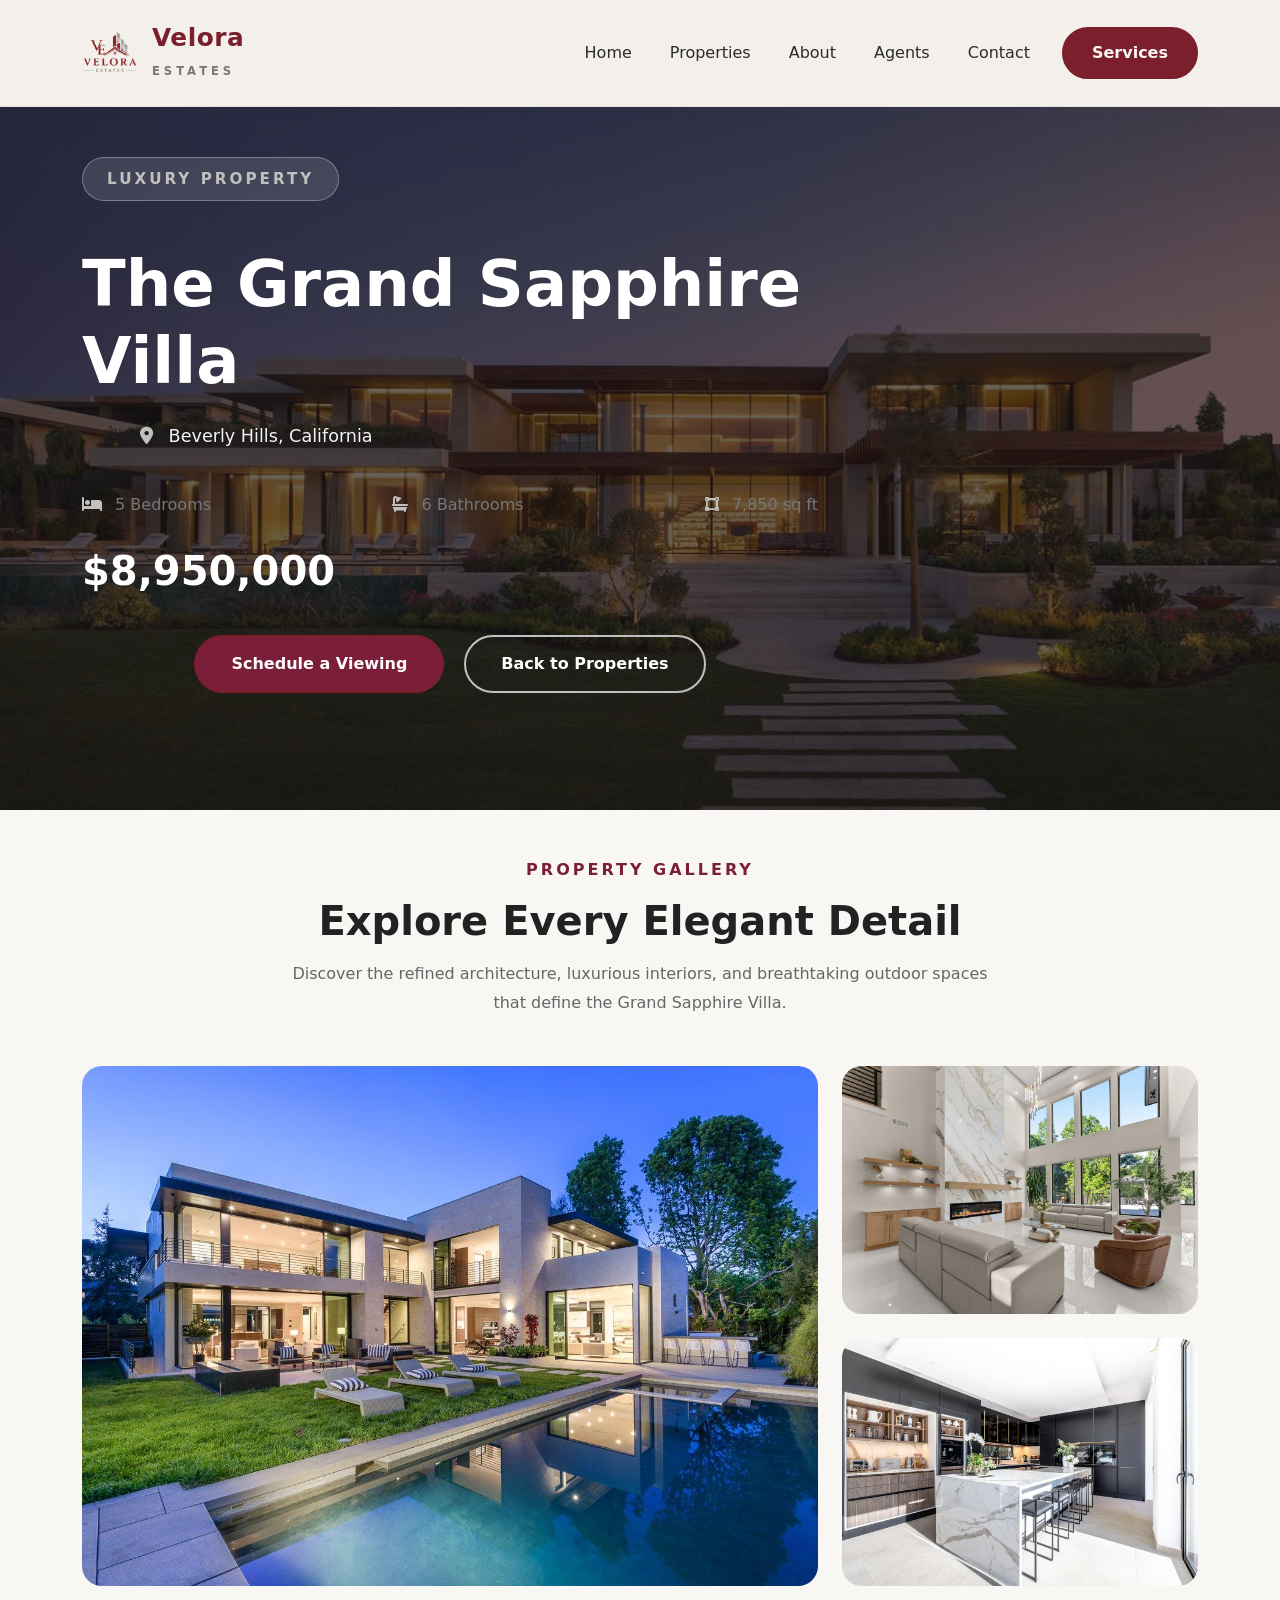
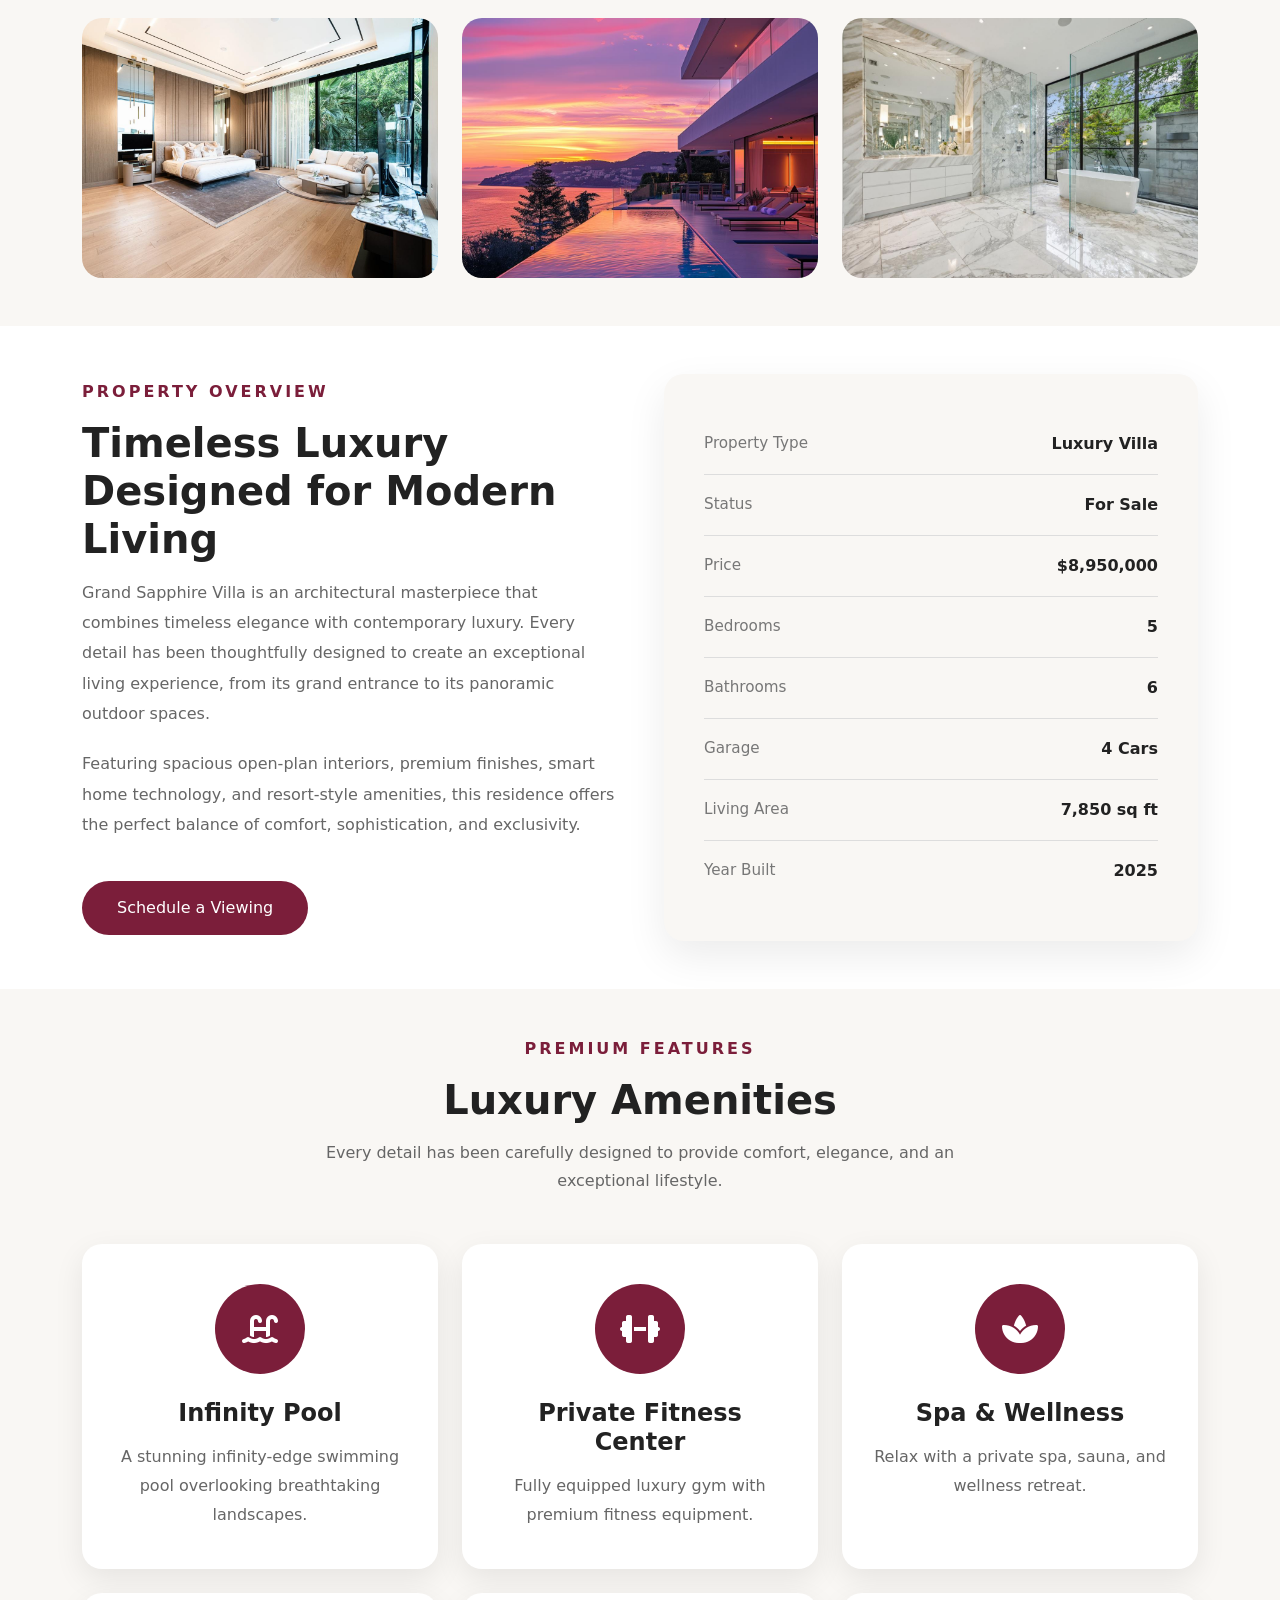
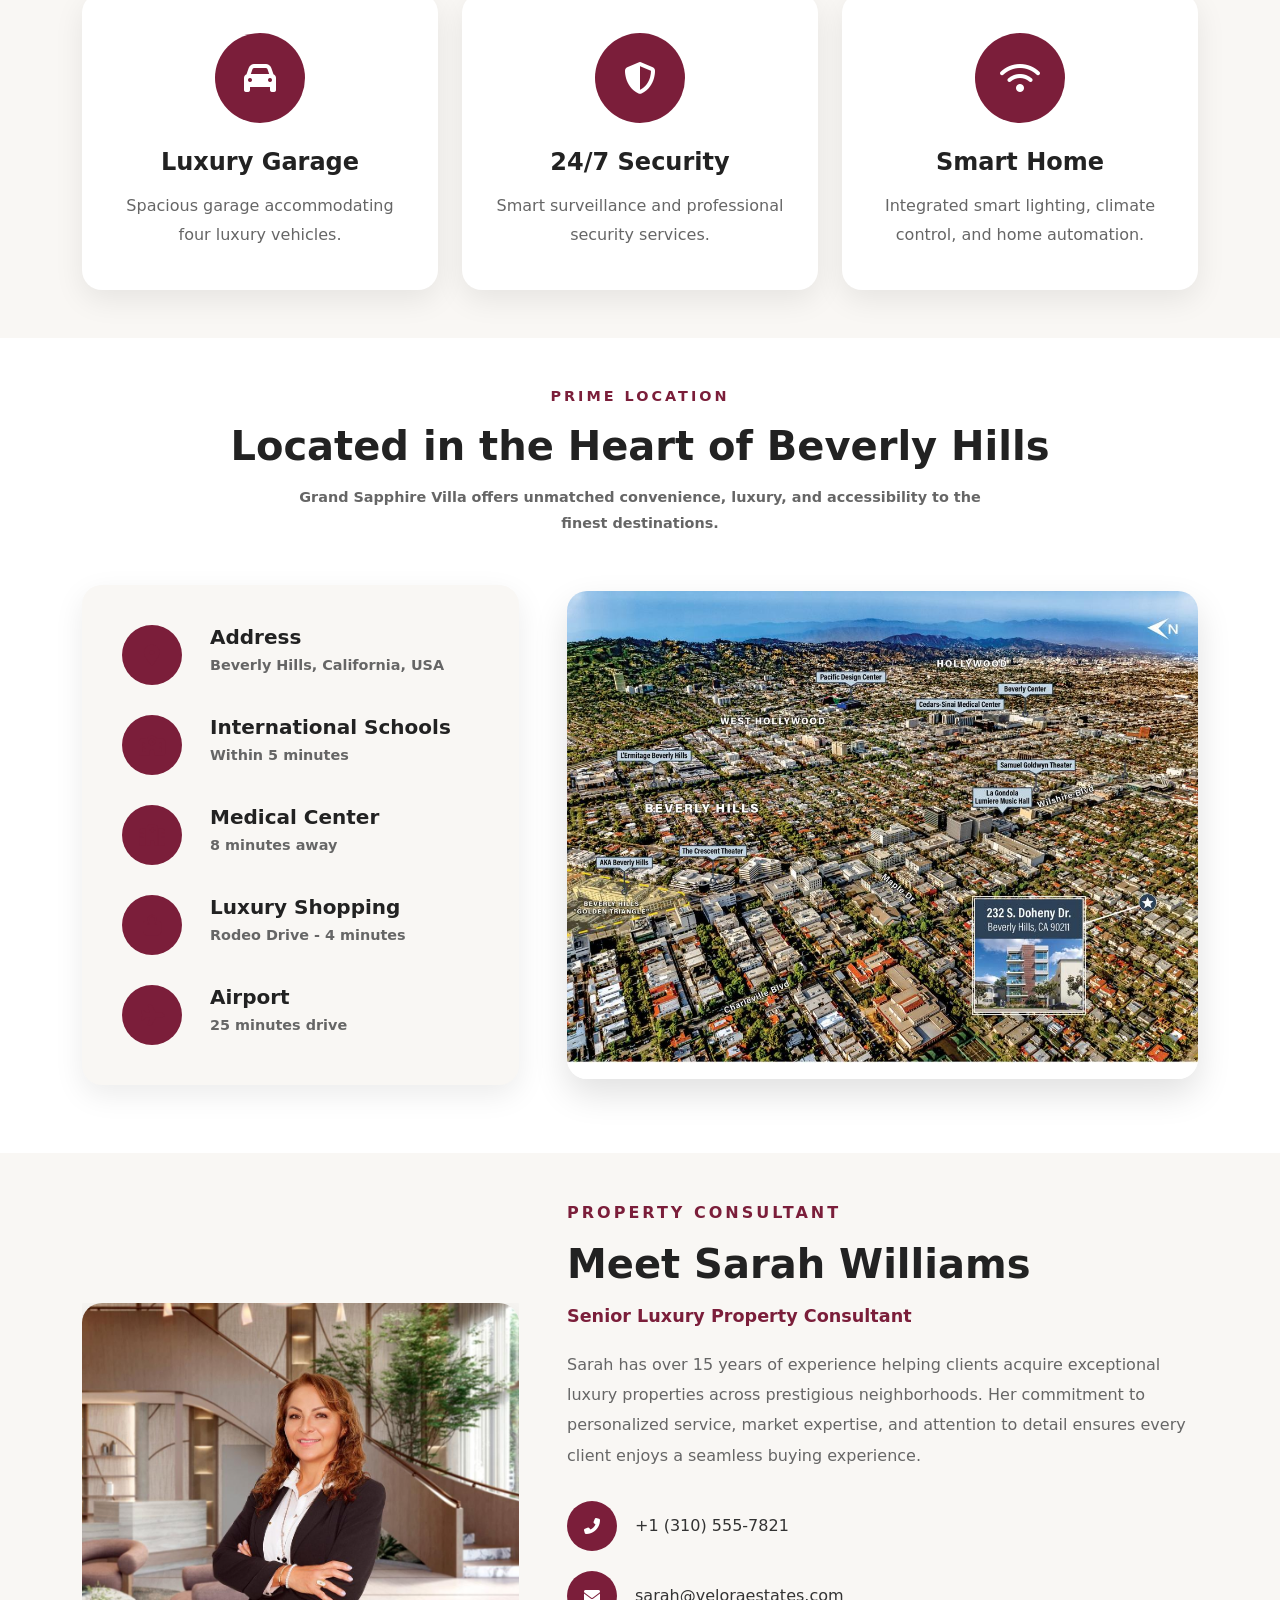
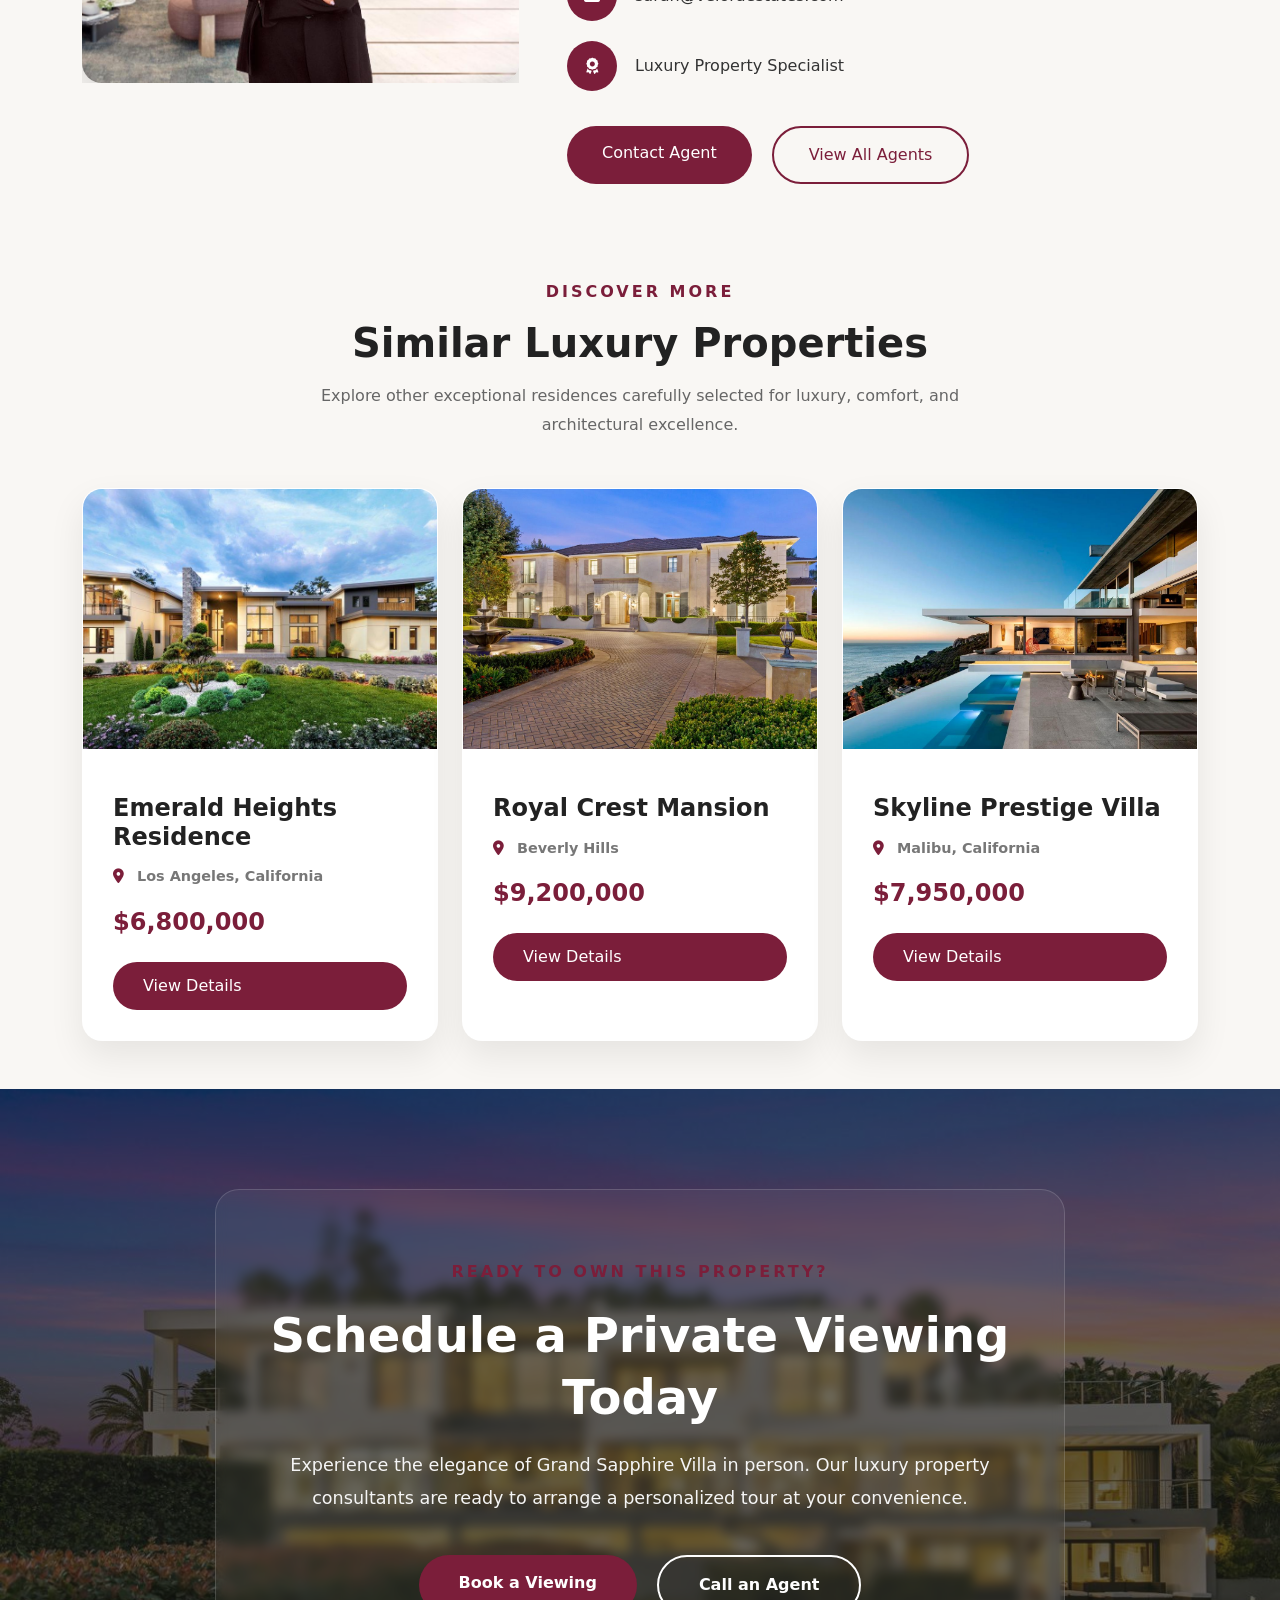
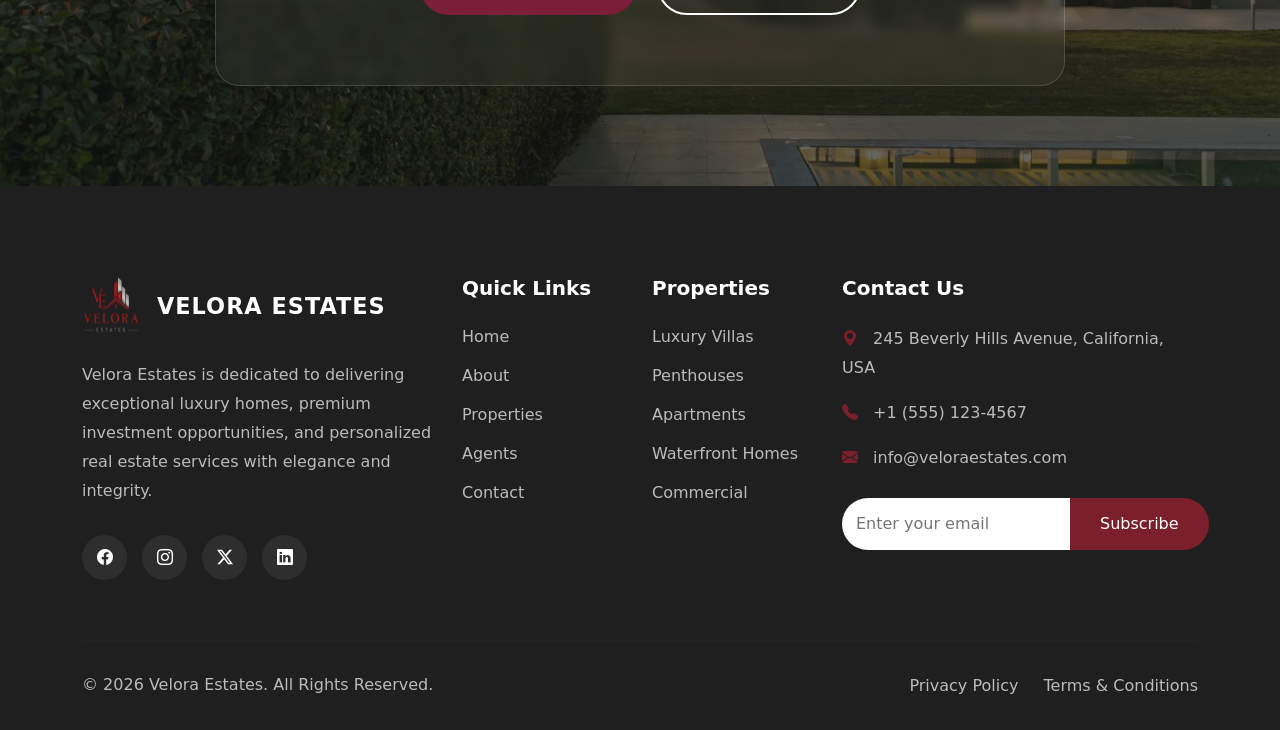
<file: detail.html>
<!DOCTYPE html>
<html lang="en">
<head>
    <meta charset="UTF-8">
    <meta name="viewport" content="width=device-width, initial-scale=1.0">
    <meta name="description" content="Explore detailed information, premium features, elegant interiors, and high-quality images of this exclusive luxury property with Velora Estates.">
     <title>Property Details | Luxury Home Listing | Velora Estates</title>
    <link href="https://cdn.jsdelivr.net/npm/bootstrap@5.3.8/dist/css/bootstrap.min.css" rel="stylesheet" integrity="sha384-sRIl4kxILFvY47J16cr9ZwB07vP4J8+LH7qKQnuqkuIAvNWLzeN8tE5YBujZqJLB" crossorigin="anonymous">
    <link rel="stylesheet" href="https://cdn.jsdelivr.net/npm/bootstrap-icons@1.11.3/font/bootstrap-icons.min.css">
    <link rel="preconnect" href="https://fonts.googleapis.com">
<link rel="preconnect" href="https://fonts.gstatic.com" crossorigin>
<link rel="stylesheet"
href="https://cdnjs.cloudflare.com/ajax/libs/font-awesome/6.7.2/css/all.min.css">

<link href="https://fonts.googleapis.com/css2?family=Playfair+Display:wght@500;600;700&family=Poppins:wght@300;400;500;600&display=swap" rel="stylesheet">
    <link rel="stylesheet" href="css/style.css">
    <link rel="icon" type="image/png" href="images/favicon.png">
    
</head>
<body>
 <!-- =========================
        VELORA ESTATES NAVBAR
========================== -->

<nav class="navbar navbar-expand-lg fixed-top velora-navbar">

    <div class="container">

        <!-- Logo -->

        <a class="navbar-brand d-flex align-items-center" href="index.html">

            <img src="images/logo.png"
                 alt="Velora Estates Logo"
                 class="logo">

            <div class="brand-text">

                <h4>Velora</h4>

                <span>ESTATES</span>

            </div>

        </a>

        <!-- Mobile Toggle -->

        <button class="navbar-toggler shadow-none border-0"
                type="button"
                data-bs-toggle="collapse"
                data-bs-target="#navbarNav">

            <span class="navbar-toggler-icon"></span>

        </button>

        <!-- Navigation -->

        <div class="collapse navbar-collapse justify-content-end"
             id="navbarNav">

            <ul class="navbar-nav align-items-lg-center">

                <li class="nav-item">
                    <a class="nav-link " href="index.html">Home</a>
                </li>

                <li class="nav-item">
                    <a class="nav-link " href="properties.html">Properties</a>
                </li>

                <li class="nav-item">
                    <a class="nav-link" href="about.html">About</a>
                </li>

                <li class="nav-item">
                    <a class="nav-link " href="agents.html">Agents</a>
                </li>

                <li class="nav-item">
                    <a class="nav-link" href="contact.html">Contact</a>
                </li>

                <li class="nav-item ms-lg-4 mt-3 mt-lg-0">

                    <a href="services.html" class="btn velora-btn ">

                        Services
                    </a>

                </li>

            </ul>

        </div>

    </div>

</nav>
<!--==================================
        PROPERTY DETAILS HERO
===================================-->

<section class="property-details-hero">

    <div class="container">

        <div class="row">

            <div class="col-lg-8">

                <div class="hero-content">

                    <span class="hero-subtitle">
                        LUXURY PROPERTY
                    </span>

                    <h1>
                        The Grand Sapphire Villa
                    </h1>

                    <p class="location">
                        <i class="fas fa-map-marker-alt"></i>
                        Beverly Hills, California
                    </p>

                    <div class="property-info">

                        <span><i class="fas fa-bed"></i> 5 Bedrooms</span>

                        <span><i class="fas fa-bath"></i> 6 Bathrooms</span>

                        <span><i class="fas fa-vector-square"></i> 7,850 sq ft</span>

                    </div>

                    <h2 class="price">
                        $8,950,000
                    </h2>

                    <div class="hero-buttons">

                        <a href="contact.html" class="btn btn-primary-custom">
                            Schedule a Viewing
                        </a>

                        <a href="properties.html" class="btn btn-outline-custom">
                            Back to Properties
                        </a>

                    </div>

                </div>

            </div>

        </div>

    </div>

</section>
<!--==================================
        PROPERTY GALLERY
===================================-->

<section class="property-gallery py-5">

    <div class="container">

        <div class="text-center mb-5">

            <span class="section-subtitle">
                PROPERTY GALLERY
            </span>

            <h2 class="section-title">
                Explore Every Elegant Detail
            </h2>

            <p class="section-description">
                Discover the refined architecture, luxurious interiors, and breathtaking outdoor spaces that define the Grand Sapphire Villa.
            </p>

        </div>

        <div class="row g-4">

            <div class="col-lg-8">
                <img src="images/gallery-main.jpg"
                     class="img-fluid gallery-main"
                     alt="Luxury Villa Exterior">
            </div>

            <div class="col-lg-4">

                <div class="row g-4">

                    <div class="col-12">
                        <img src="images/gallery-1.jpg"
                             class="img-fluid gallery-small"
                             alt="Luxury Living Room">
                    </div>

                    <div class="col-12">
                        <img src="images/gallery-2.jpg"
                             class="img-fluid gallery-small"
                             alt="Modern Kitchen">
                    </div>

                </div>

            </div>

        </div>

        <div class="row g-4 mt-2">

            <div class="col-md-4">
                <img src="images/gallery-3.jpg"
                     class="img-fluid gallery-bottom"
                     alt="Master Bedroom">
            </div>

            <div class="col-md-4">
                <img src="images/gallery-4.jpg"
                     class="img-fluid gallery-bottom"
                     alt="Infinity Pool">
            </div>

            <div class="col-md-4">
                <img src="images/gallery-5.jpg"
                     class="img-fluid gallery-bottom"
                     alt="Luxury Bathroom">
            </div>

        </div>

    </div>

</section>
<!--==================================
        PROPERTY OVERVIEW
===================================-->

<section class="property-overview py-5">

    <div class="container">

        <div class="row align-items-center g-5">

            <div class="col-lg-6">

                <span class="section-subtitle">
                    PROPERTY OVERVIEW
                </span>

                <h2 class="section-title">
                    Timeless Luxury Designed for Modern Living
                </h2>

                <p class="overview-text">
                    Grand Sapphire Villa is an architectural masterpiece that
                    combines timeless elegance with contemporary luxury.
                    Every detail has been thoughtfully designed to create an
                    exceptional living experience, from its grand entrance to
                    its panoramic outdoor spaces.
                </p>

                <p class="overview-text">
                    Featuring spacious open-plan interiors, premium finishes,
                    smart home technology, and resort-style amenities,
                    this residence offers the perfect balance of comfort,
                    sophistication, and exclusivity.
                </p>

                <a href="contact.html" class="overview-btn">
                    Schedule a Viewing
                </a>

            </div>

            <div class="col-lg-6">

                <div class="overview-card">

                    <div class="overview-item">
                        <span>Property Type</span>
                        <strong>Luxury Villa</strong>
                    </div>

                    <div class="overview-item">
                        <span>Status</span>
                        <strong>For Sale</strong>
                    </div>

                    <div class="overview-item">
                        <span>Price</span>
                        <strong>$8,950,000</strong>
                    </div>

                    <div class="overview-item">
                        <span>Bedrooms</span>
                        <strong>5</strong>
                    </div>

                    <div class="overview-item">
                        <span>Bathrooms</span>
                        <strong>6</strong>
                    </div>

                    <div class="overview-item">
                        <span>Garage</span>
                        <strong>4 Cars</strong>
                    </div>

                    <div class="overview-item">
                        <span>Living Area</span>
                        <strong>7,850 sq ft</strong>
                    </div>

                    <div class="overview-item">
                        <span>Year Built</span>
                        <strong>2025</strong>
                    </div>

                </div>

            </div>

        </div>

    </div>

</section>
<!--==================================
      LUXURY AMENITIES
===================================-->

<section class="luxury-amenities py-5">

    <div class="container">

        <div class="text-center mb-5">

            <span class="section-subtitle">
                PREMIUM FEATURES
            </span>

            <h2 class="section-title">
                Luxury Amenities
            </h2>

            <p class="section-description">
                Every detail has been carefully designed to provide comfort,
                elegance, and an exceptional lifestyle.
            </p>

        </div>

        <div class="row g-4">

            <div class="col-lg-4 col-md-6">

                <div class="amenity-card">

                    <div class="amenity-icon">
                        <i class="fas fa-swimming-pool"></i>
                    </div>

                    <h4>Infinity Pool</h4>

                    <p>
                        A stunning infinity-edge swimming pool overlooking
                        breathtaking landscapes.
                    </p>

                </div>

            </div>

            <div class="col-lg-4 col-md-6">

                <div class="amenity-card">

                    <div class="amenity-icon">
                        <i class="fas fa-dumbbell"></i>
                    </div>

                    <h4>Private Fitness Center</h4>

                    <p>
                        Fully equipped luxury gym with premium fitness equipment.
                    </p>

                </div>

            </div>

            <div class="col-lg-4 col-md-6">

                <div class="amenity-card">

                    <div class="amenity-icon">
                        <i class="fas fa-spa"></i>
                    </div>

                    <h4>Spa & Wellness</h4>

                    <p>
                        Relax with a private spa, sauna, and wellness retreat.
                    </p>

                </div>

            </div>

            <div class="col-lg-4 col-md-6">

                <div class="amenity-card">

                    <div class="amenity-icon">
                        <i class="fas fa-car"></i>
                    </div>

                    <h4>Luxury Garage</h4>

                    <p>
                        Spacious garage accommodating four luxury vehicles.
                    </p>

                </div>

            </div>

            <div class="col-lg-4 col-md-6">

                <div class="amenity-card">

                    <div class="amenity-icon">
                        <i class="fas fa-shield-alt"></i>
                    </div>

                    <h4>24/7 Security</h4>

                    <p>
                        Smart surveillance and professional security services.
                    </p>

                </div>

            </div>

            <div class="col-lg-4 col-md-6">

                <div class="amenity-card">

                    <div class="amenity-icon">
                        <i class="fas fa-wifi"></i>
                    </div>

                    <h4>Smart Home</h4>

                    <p>
                        Integrated smart lighting, climate control,
                        and home automation.
                    </p>

                </div>

            </div>

        </div>

    </div>

</section>
<!--==================================
      PROPERTY LOCATION
===================================-->

<section class="property-location py-5">

    <div class="container">

        <div class="text-center mb-5">

            <span class="section-subtitle">
                PRIME LOCATION
            </span>

            <h2 class="section-title">
                Located in the Heart of Beverly Hills
            </h2>

            <p class="section-description">
                Grand Sapphire Villa offers unmatched convenience, luxury, and
                accessibility to the finest destinations.
            </p>

        </div>

        <div class="row align-items-center g-5">

            <!-- Location Information -->

            <div class="col-lg-5">

                <div class="location-card">

                    <div class="location-item">
                        <i class="fas fa-map-marker-alt"></i>

                        <div>
                            <h5>Address</h5>
                            <p>
                                Beverly Hills, California, USA
                            </p>
                        </div>
                    </div>

                    <div class="location-item">
                        <i class="fas fa-school"></i>

                        <div>
                            <h5>International Schools</h5>
                            <p>
                                Within 5 minutes
                            </p>
                        </div>
                    </div>

                    <div class="location-item">
                        <i class="fas fa-hospital"></i>

                        <div>
                            <h5>Medical Center</h5>
                            <p>
                                8 minutes away
                            </p>
                        </div>
                    </div>

                    <div class="location-item">
                        <i class="fas fa-shopping-bag"></i>

                        <div>
                            <h5>Luxury Shopping</h5>
                            <p>
                                Rodeo Drive - 4 minutes
                            </p>
                        </div>
                    </div>

                    <div class="location-item">
                        <i class="fas fa-plane"></i>

                        <div>
                            <h5>Airport</h5>
                            <p>
                                25 minutes drive
                            </p>
                        </div>
                    </div>

                </div>

            </div>

            <!-- Map -->

            <div class="col-lg-7">

                <div class="map-wrapper">

                    <img src="images/property-map.jpg"
                         alt="Property Location"
                         class="img-fluid">

                </div>

            </div>

        </div>

    </div>

</section>
<!--==================================
        PROPERTY AGENT
===================================-->

<section class="property-agent py-5">

    <div class="container">

        <div class="row align-items-center g-5">

            <div class="col-lg-5">

                <div class="agent-image">

                    <img src="images/property-agent.jpg"
                         class="img-fluid"
                         alt="Luxury Property Agent">

                </div>

            </div>

            <div class="col-lg-7">

                <span class="section-subtitle">
                    PROPERTY CONSULTANT
                </span>

                <h2 class="section-title">
                    Meet Sarah Williams
                </h2>

                <p class="agent-role">
                    Senior Luxury Property Consultant
                </p>

                <p class="agent-description">
                    Sarah has over 15 years of experience helping clients
                    acquire exceptional luxury properties across prestigious
                    neighborhoods. Her commitment to personalized service,
                    market expertise, and attention to detail ensures every
                    client enjoys a seamless buying experience.
                </p>

                <div class="agent-contact">

                    <div class="contact-item">
                        <i class="fas fa-phone-alt"></i>
                        <span>+1 (310) 555-7821</span>
                    </div>

                    <div class="contact-item">
                        <i class="fas fa-envelope"></i>
                        <span>sarah@veloraestates.com</span>
                    </div>

                    <div class="contact-item">
                        <i class="fas fa-award"></i>
                        <span>Luxury Property Specialist</span>
                    </div>

                </div>

                <div class="agent-buttons">

                    <a href="contact.html" class="btn-agent">
                        Contact Agent
                    </a>

                    <a href="agents.html" class="btn-agent-outline">
                        View All Agents
                    </a>

                </div>

            </div>

        </div>

    </div>

</section>
<!--==================================
        SIMILAR PROPERTIES
===================================-->

<section class="similar-properties py-5">

    <div class="container">

        <div class="text-center mb-5">

            <span class="section-subtitle">
                DISCOVER MORE
            </span>

            <h2 class="section-title">
                Similar Luxury Properties
            </h2>

            <p class="section-description">
                Explore other exceptional residences carefully selected for luxury,
                comfort, and architectural excellence.
            </p>

        </div>

        <div class="row g-4">

            <!-- Property 1 -->

            <div class="col-lg-4 col-md-6">

                <div class="property-card">

                    <img src="images/property-1.jpg"
                         class="img-fluid"
                         alt="Luxury Property">

                    <div class="property-content">

                        <h4>Emerald Heights Residence</h4>

                        <p class="property-location">
                            <i class="fas fa-map-marker-alt"></i>
                            Los Angeles, California
                        </p>

                        <h5>$6,800,000</h5>

                        <a href="property-details.html"
                           class="property-btn">
                            View Details
                        </a>

                    </div>

                </div>

            </div>

            <!-- Property 2 -->

            <div class="col-lg-4 col-md-6">

                <div class="property-card">

                    <img src="images/property-2.jpg"
                         class="img-fluid"
                         alt="Luxury Property">

                    <div class="property-content">

                        <h4>Royal Crest Mansion</h4>

                        <p class="property-location">
                            <i class="fas fa-map-marker-alt"></i>
                            Beverly Hills
                        </p>

                        <h5>$9,200,000</h5>

                        <a href="property-details.html"
                           class="property-btn">
                            View Details
                        </a>

                    </div>

                </div>

            </div>

            <!-- Property 3 -->

            <div class="col-lg-4 col-md-6">

                <div class="property-card">

                    <img src="images/property-3.jpg"
                         class="img-fluid"
                         alt="Luxury Property">

                    <div class="property-content">

                        <h4>Skyline Prestige Villa</h4>

                        <p class="property-location">
                            <i class="fas fa-map-marker-alt"></i>
                            Malibu, California
                        </p>

                        <h5>$7,950,000</h5>

                        <a href="property-details.html"
                           class="property-btn">
                            View Details
                        </a>

                    </div>

                </div>

            </div>

        </div>

    </div>

</section>
<!--==================================
      SCHEDULE A VIEWING
===================================-->

<section class="property-cta">

    <div class="container">

        <div class="cta-box text-center">

            <span class="section-subtitle">
                READY TO OWN THIS PROPERTY?
            </span>

            <h2>
                Schedule a Private Viewing Today
            </h2>

            <p>
                Experience the elegance of Grand Sapphire Villa in person.
                Our luxury property consultants are ready to arrange a
                personalized tour at your convenience.
            </p>

            <div class="cta-buttons">

                <a href="contact.html" class="btn-cta-primary">
                    Book a Viewing
                </a>

                <a href="tel:+13105557821" class="btn-cta-outline">
                    Call an Agent
                </a>

            </div>

        </div>

    </div>

</section>
<!--==================================
            FOOTER
===================================-->

<footer class="footer">

    <div class="container">

        <div class="row gy-5">

            <!-- Company Info -->

            <div class="col-lg-4">

                <a href="index.html" class="footer-logo">

                    <img src="images/logo.png"
                         alt="Velora Estates Logo">

                    <span>VELORA ESTATES</span>

                </a>

                <p class="footer-text">

                    Velora Estates is dedicated to delivering
                    exceptional luxury homes, premium investment
                    opportunities, and personalized real estate
                    services with elegance and integrity.

                </p>

                <div class="footer-social">

                    <a href="#"><i class="bi bi-facebook"></i></a>

                    <a href="#"><i class="bi bi-instagram"></i></a>

                    <a href="#"><i class="bi bi-twitter-x"></i></a>

                    <a href="#"><i class="bi bi-linkedin"></i></a>

                </div>

            </div>

            <!-- Quick Links -->

            <div class="col-lg-2 col-md-6">

                <h5>Quick Links</h5>

                <ul>

                    <li><a href="index.html">Home</a></li>

                    <li><a href="about.html">About</a></li>

                    <li><a href="properties.html">Properties</a></li>

                    <li><a href="agents.html">Agents</a></li>

                    <li><a href="contact.html">Contact</a></li>

                </ul>

            </div>

            <!-- Property Links -->

            <div class="col-lg-2 col-md-6">

                <h5>Properties</h5>

                <ul>

                    <li><a href="#">Luxury Villas</a></li>

                    <li><a href="#">Penthouses</a></li>

                    <li><a href="#">Apartments</a></li>

                    <li><a href="#">Waterfront Homes</a></li>

                    <li><a href="#">Commercial</a></li>

                </ul>

            </div>

            <!-- Contact -->

            <div class="col-lg-4">

                <h5>Contact Us</h5>

                <p>

                    <i class="bi bi-geo-alt-fill"></i>

                    245 Beverly Hills Avenue,
                    California, USA

                </p>

                <p>

                    <i class="bi bi-telephone-fill"></i>

                    +1 (555) 123-4567

                </p>

                <p>

                    <i class="bi bi-envelope-fill"></i>

                    info@veloraestates.com

                </p>

                <form class="newsletter">

                    <input
                    type="email"
                    placeholder="Enter your email">

                    <button type="submit">

                        Subscribe

                    </button>

                </form>

            </div>

        </div>

        <hr>

        <div class="footer-bottom">

            <p>

                © 2026 Velora Estates. All Rights Reserved.

            </p>

            <div>

                <a href="#">Privacy Policy</a>

                <a href="#">Terms & Conditions</a>

            </div>

        </div>

    </div>

</footer>
<script src="https://cdn.jsdelivr.net/npm/bootstrap@5.3.8/dist/js/bootstrap.bundle.min.js" integrity="sha384-FKyoEForCGlyvwx9Hj09JcYn3nv7wiPVlz7YYwJrWVcXK/BmnVDxM+D2scQbITxI" crossorigin="anonymous"></script>
</body>
</html>
</file>
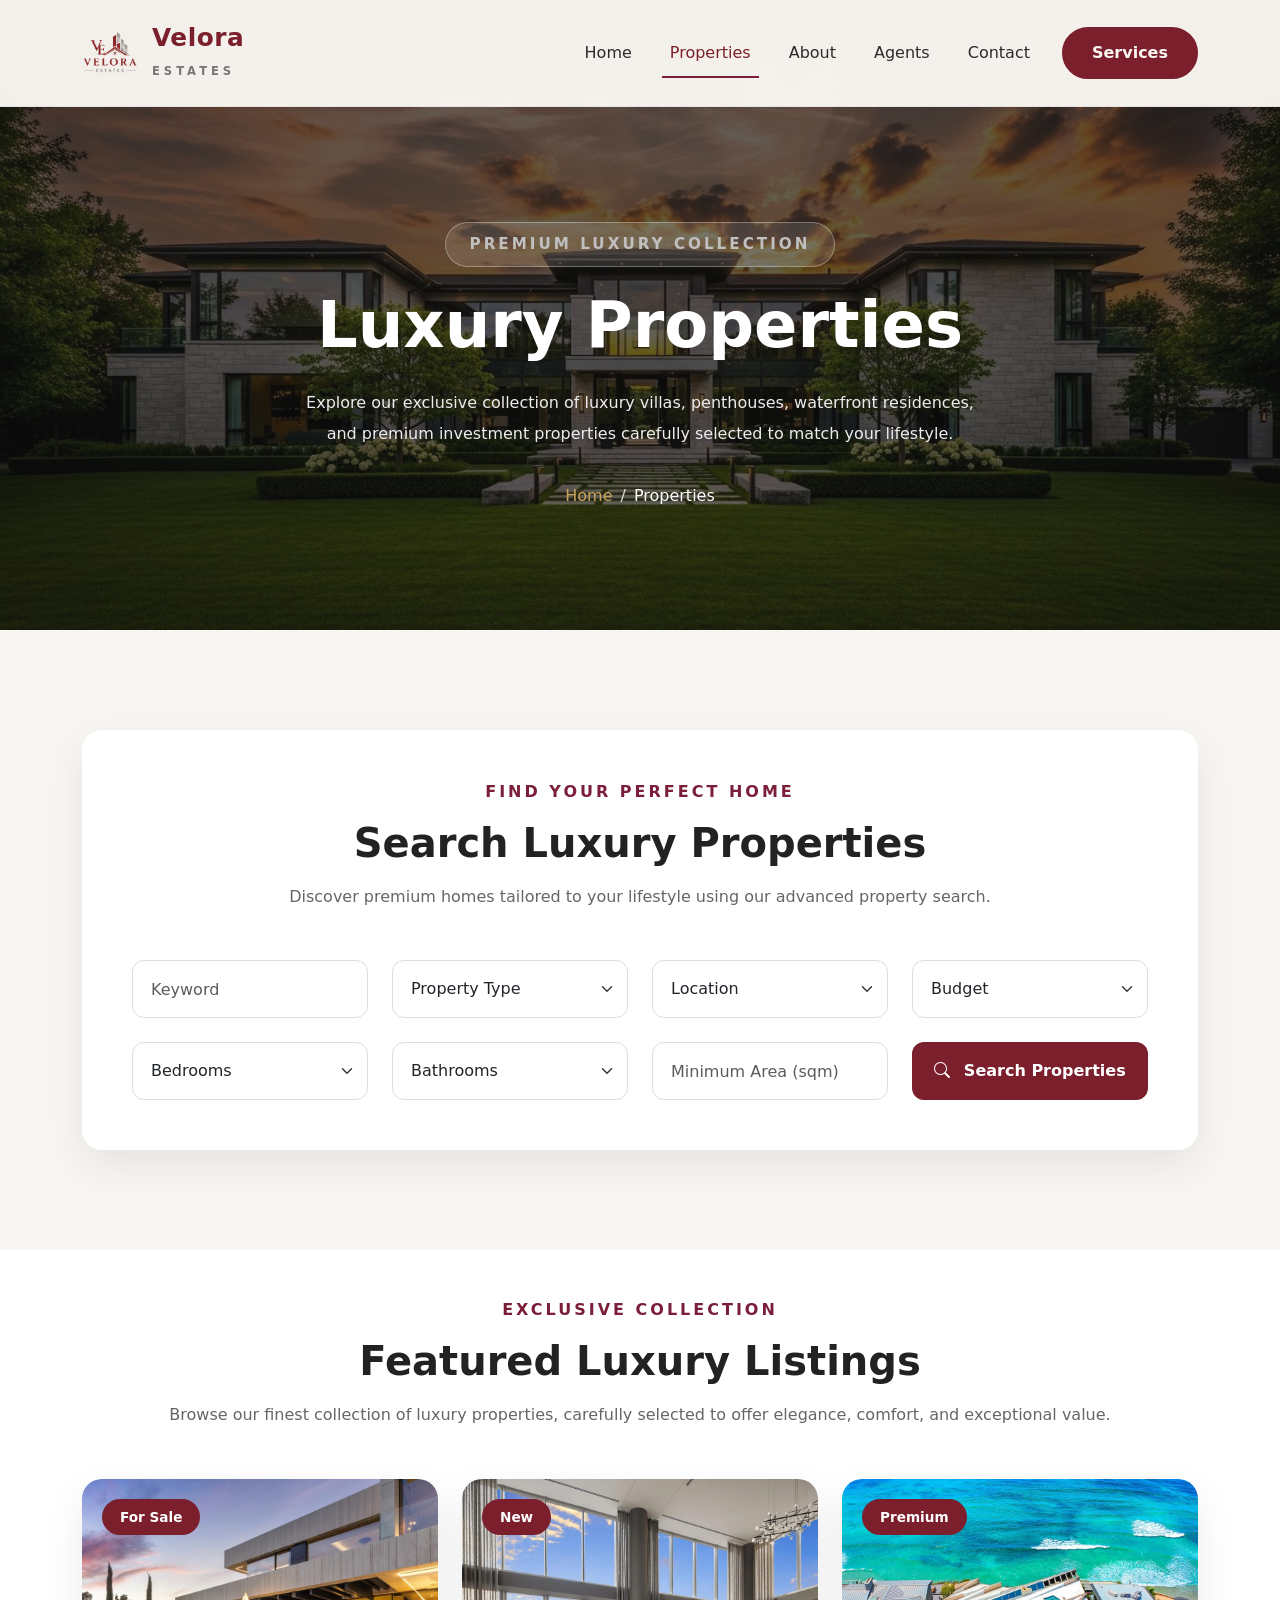
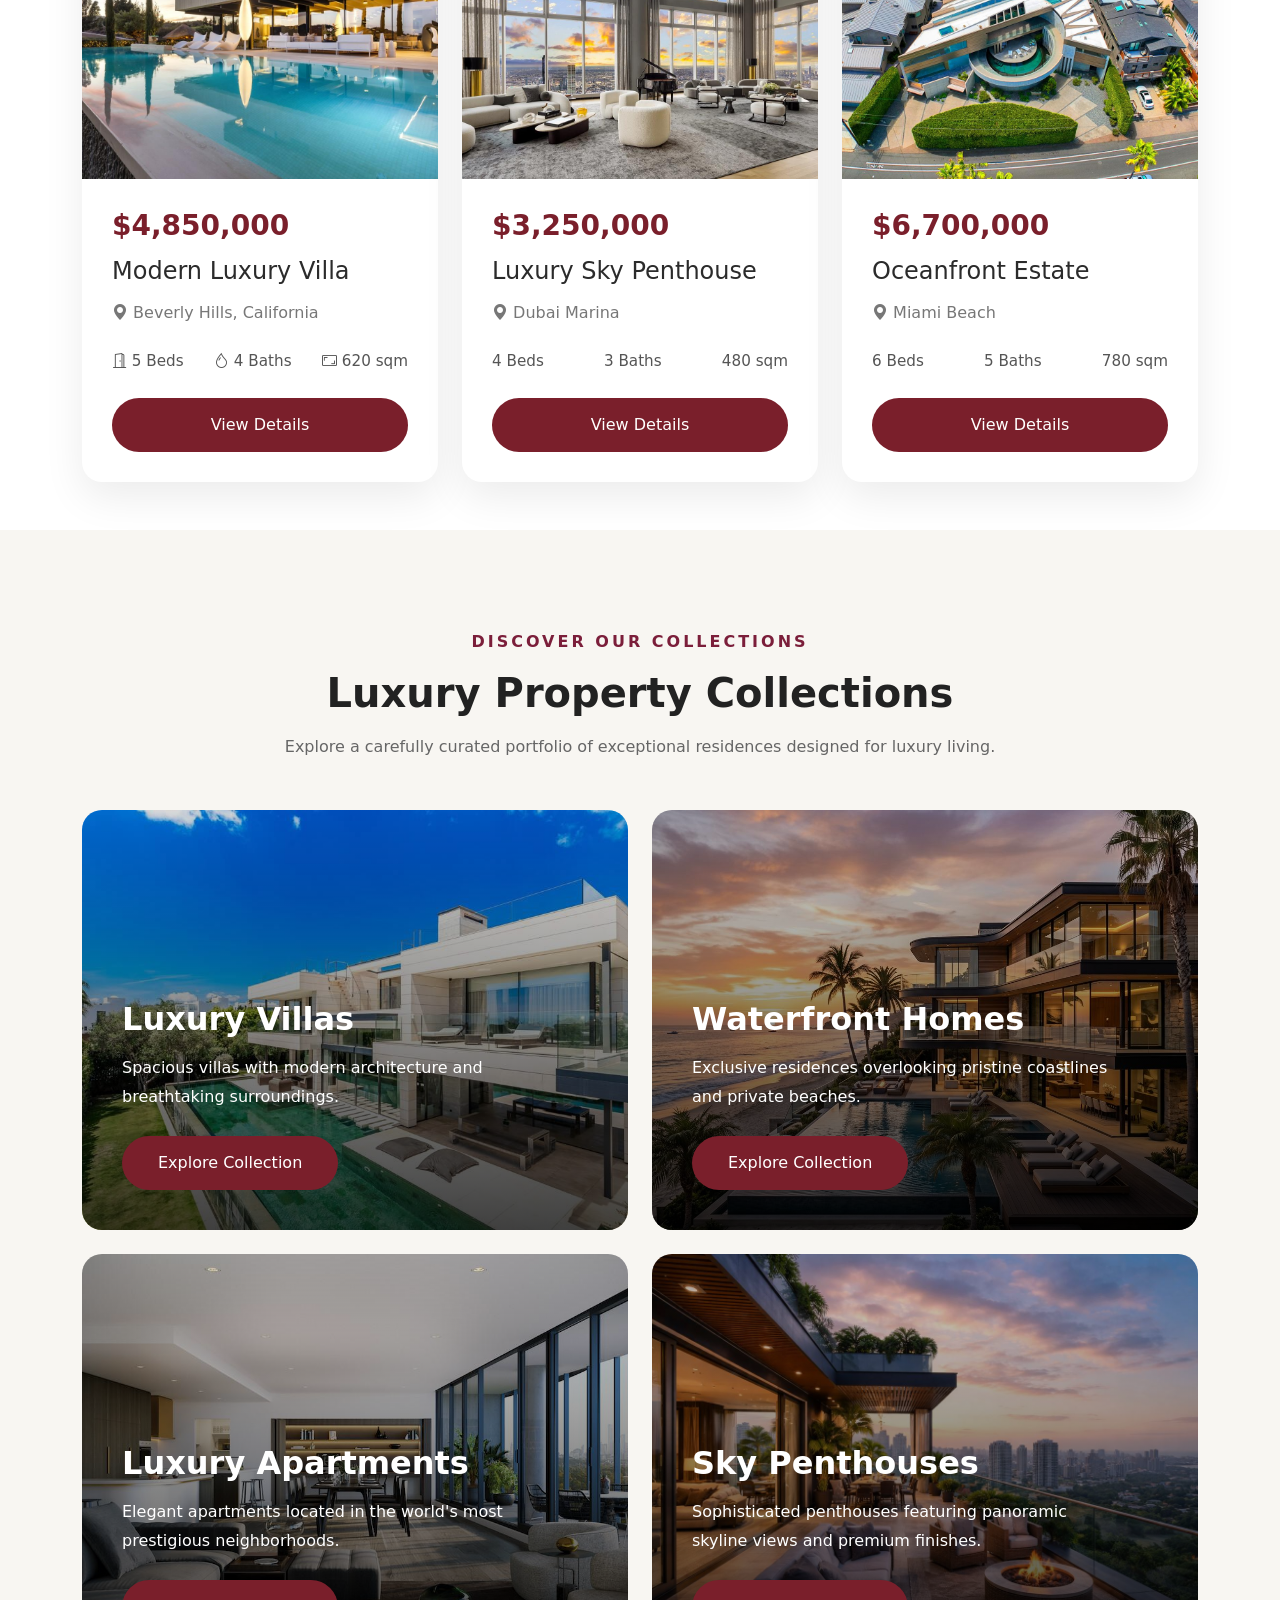
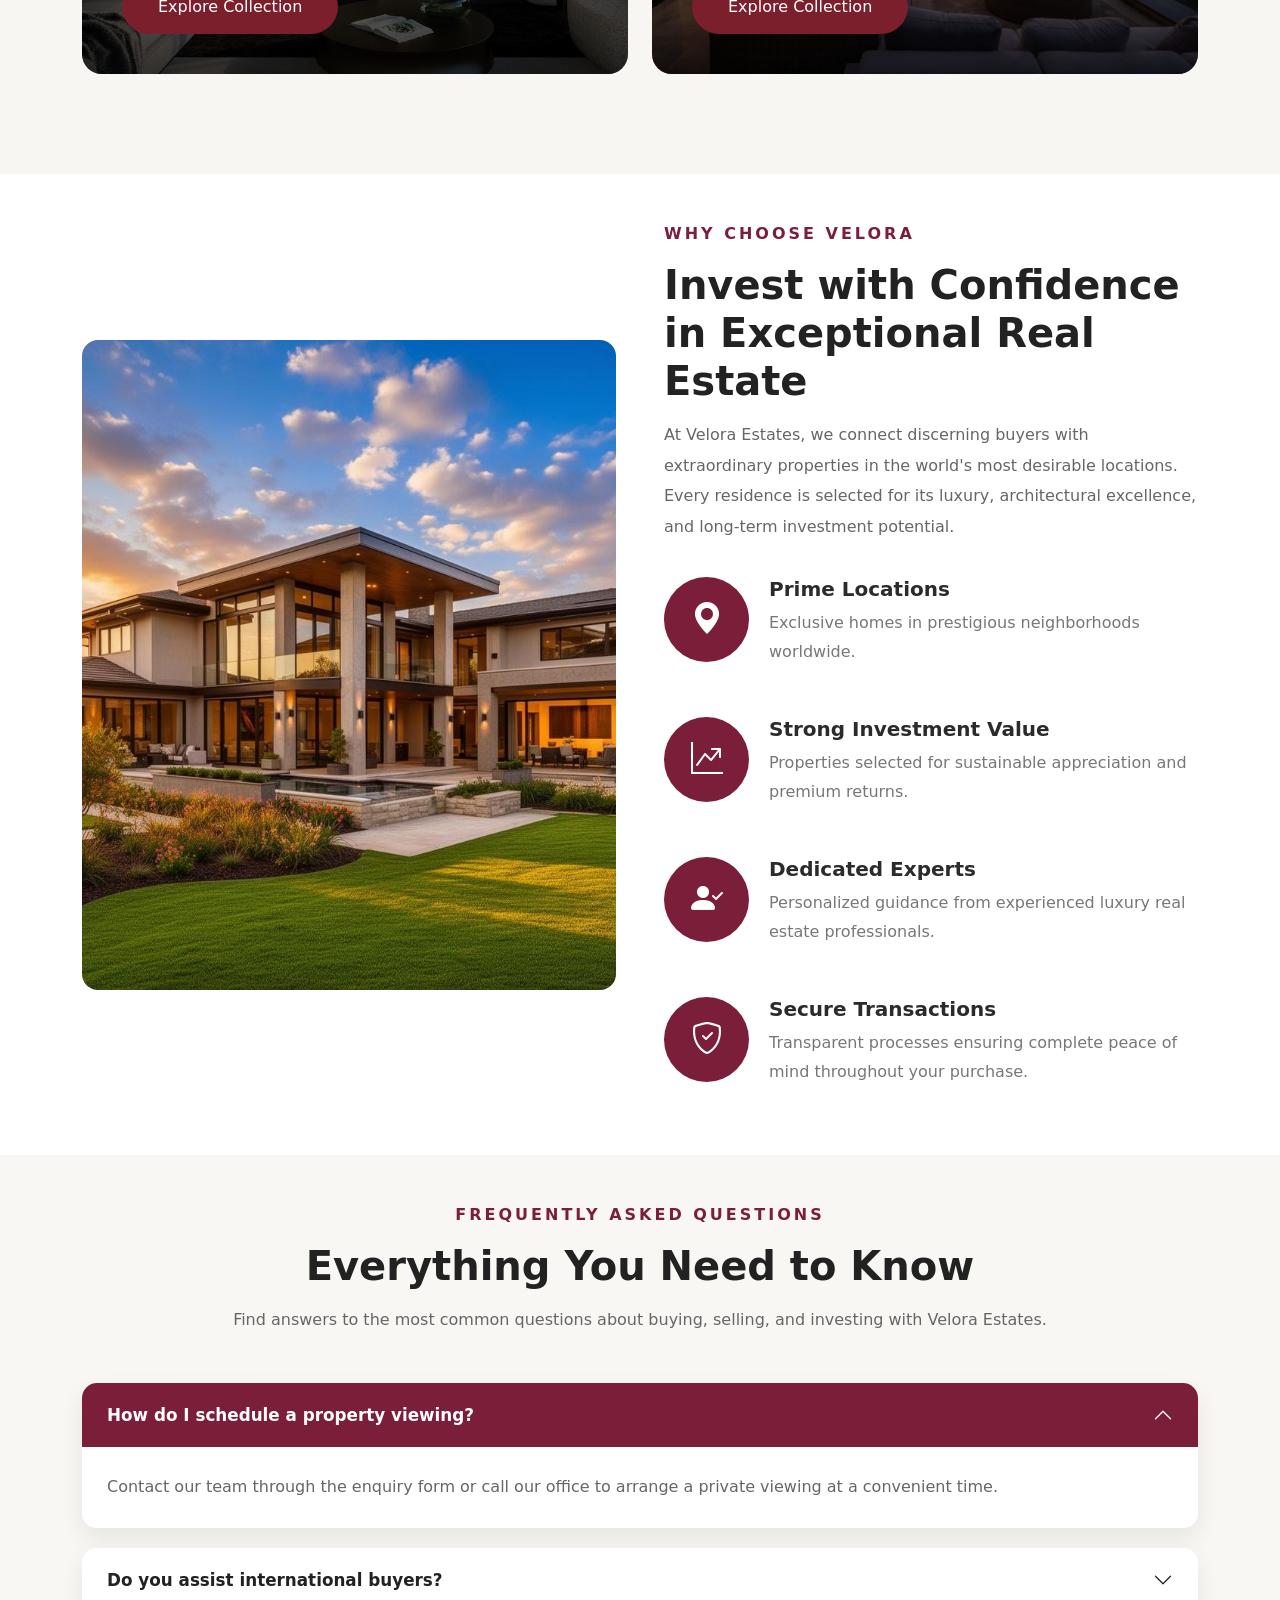
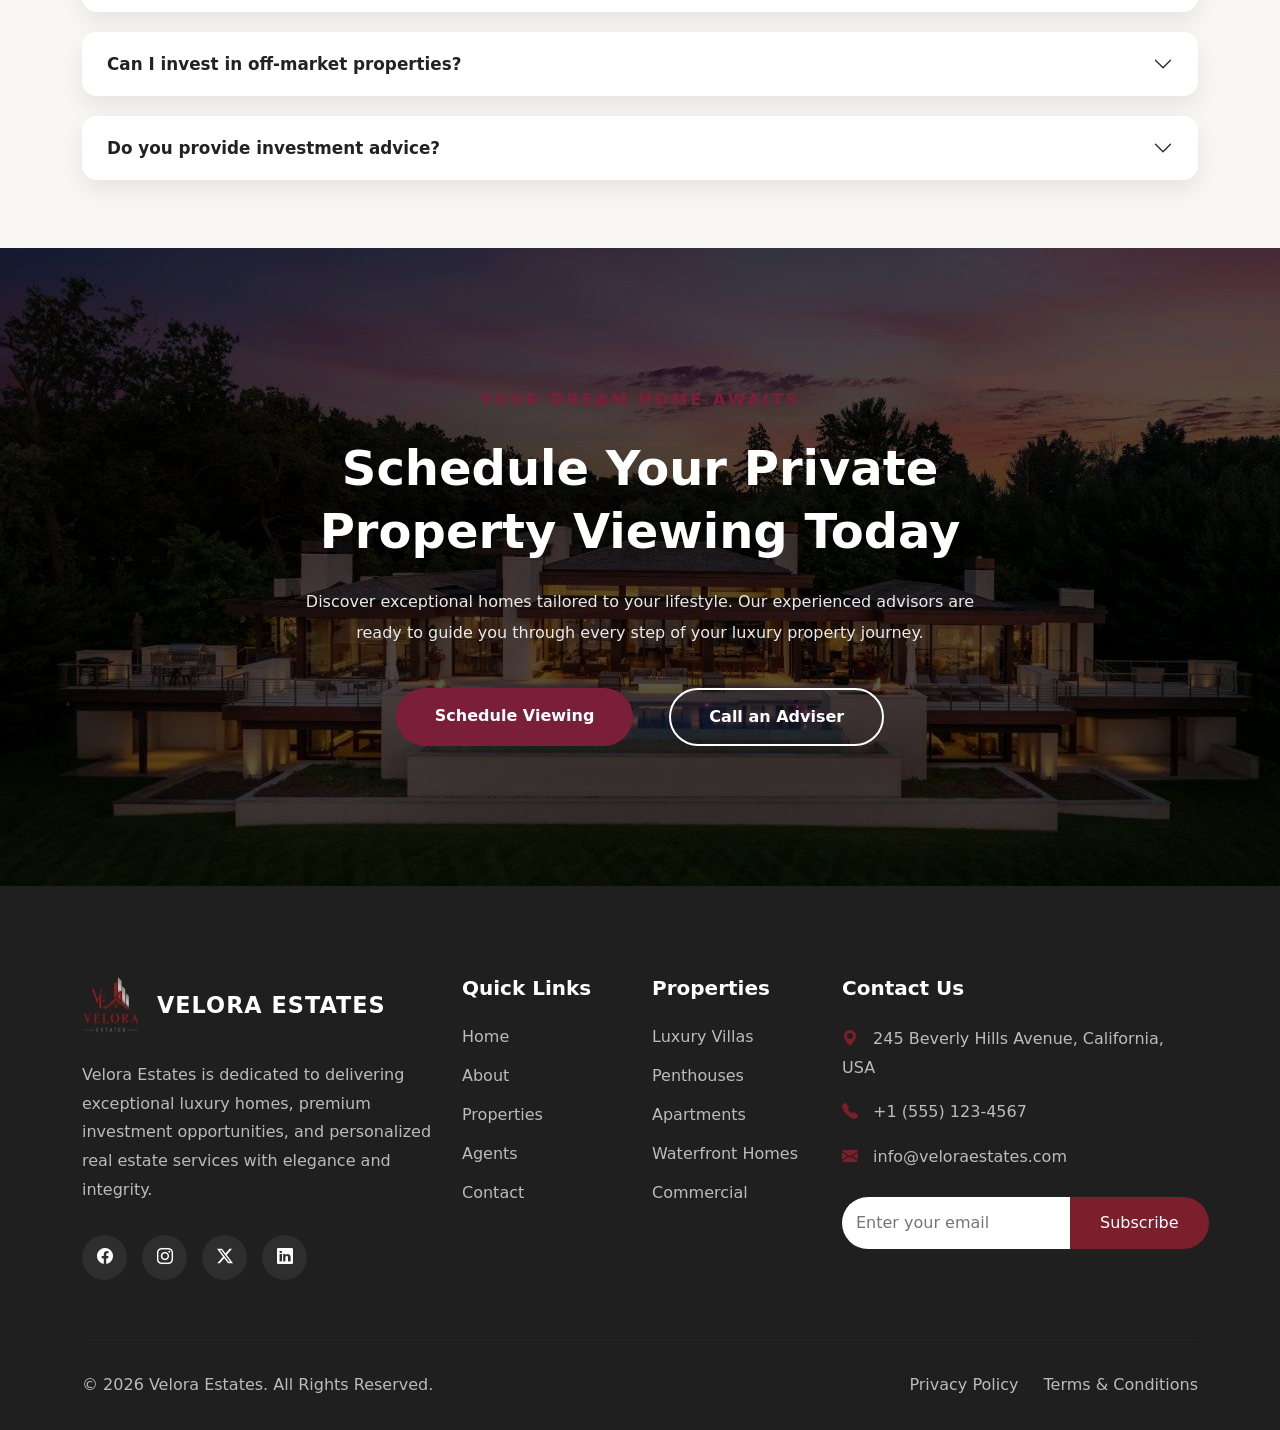
<file: properties.html>
<!DOCTYPE html>
<html lang="en">
<head>
    <meta charset="UTF-8">
    <meta name="viewport" content="width=device-width, initial-scale=1.0">
    <meta name="description" content="Browse an exclusive collection of luxury homes, modern villas, penthouses, and premium investment properties with Velora Estates.">    <title>Luxury Properties | Velora Estates</title>
    <link href="https://cdn.jsdelivr.net/npm/bootstrap@5.3.8/dist/css/bootstrap.min.css" rel="stylesheet" integrity="sha384-sRIl4kxILFvY47J16cr9ZwB07vP4J8+LH7qKQnuqkuIAvNWLzeN8tE5YBujZqJLB" crossorigin="anonymous">
    <link rel="stylesheet" href="https://cdn.jsdelivr.net/npm/bootstrap-icons@1.11.3/font/bootstrap-icons.min.css">
    <link rel="preconnect" href="https://fonts.googleapis.com">
<link rel="preconnect" href="https://fonts.gstatic.com" crossorigin>
<link rel="stylesheet"
href="https://cdnjs.cloudflare.com/ajax/libs/font-awesome/6.7.2/css/all.min.css">

<link href="https://fonts.googleapis.com/css2?family=Playfair+Display:wght@500;600;700&family=Poppins:wght@300;400;500;600&display=swap" rel="stylesheet">
    <link rel="stylesheet" href="css/style.css">
    <link rel="icon" type="image/png" href="images/favicon.png">
     
</head>
<body>
 <!-- =========================
        VELORA ESTATES NAVBAR
========================== -->

<nav class="navbar navbar-expand-lg fixed-top velora-navbar">

    <div class="container">

        <!-- Logo -->

        <a class="navbar-brand d-flex align-items-center" href="index.html">

            <img src="images/logo.png"
                 alt="Velora Estates Logo"
                 class="logo">

            <div class="brand-text">

                <h4>Velora</h4>

                <span>ESTATES</span>

            </div>

        </a>

        <!-- Mobile Toggle -->

        <button class="navbar-toggler shadow-none border-0"
                type="button"
                data-bs-toggle="collapse"
                data-bs-target="#navbarNav">

            <span class="navbar-toggler-icon"></span>

        </button>

        <!-- Navigation -->

        <div class="collapse navbar-collapse justify-content-end"
             id="navbarNav">

            <ul class="navbar-nav align-items-lg-center">

                <li class="nav-item">
                    <a class="nav-link " href="index.html">Home</a>
                </li>

                <li class="nav-item">
                    <a class="nav-link active" href="properties.html">Properties</a>
                </li>

                <li class="nav-item">
                    <a class="nav-link" href="about.html">About</a>
                </li>

                <li class="nav-item">
                    <a class="nav-link" href="agents.html">Agents</a>
                </li>

                <li class="nav-item">
                    <a class="nav-link" href="contact.html">Contact</a>
                </li>

                <li class="nav-item ms-lg-4 mt-3 mt-lg-0">

                    <a href="contact.html" class="btn velora-btn">

                        Services
                    </a>

                </li>

            </ul>

        </div>

    </div>

</nav>
<!--==================================
        PROPERTIES HERO
===================================-->

<section class="page-hero">

    <div class="hero-overlay"></div>

    <div class="container">

        <div class="row justify-content-center align-items-center text-center">

            <div class="col-lg-8">

                <div class="page-hero-content">

                    <span class="hero-subtitle">
                        Premium Luxury Collection
                    </span>

                    <h1>
                        Luxury Properties
                    </h1>

                    <p>

                        Explore our exclusive collection of luxury villas,
                        penthouses, waterfront residences, and premium
                        investment properties carefully selected to match
                        your lifestyle.

                    </p>

                    <nav aria-label="breadcrumb">

                        <ol class="breadcrumb justify-content-center">

                            <li class="breadcrumb-item">

                                <a href="index.html">

                                    Home

                                </a>

                            </li>

                            <li class="breadcrumb-item active">

                                Properties

                            </li>

                        </ol>

                    </nav>

                </div>

            </div>

        </div>

    </div>

</section>
<!--==================================
        PROPERTY SEARCH
===================================-->

<section class="property-search">

    <div class="container">

        <div class="search-box">

            <div class="text-center mb-5">

                <span class="section-subtitle">
                    FIND YOUR PERFECT HOME
                </span>

                <h2 class="section-title">
                    Search Luxury Properties
                </h2>

                <p class="section-text">

                    Discover premium homes tailored to your lifestyle
                    using our advanced property search.

                </p>

            </div>

            <form>

                <div class="row g-4">

                    <!-- Keyword -->

                    <div class="col-lg-3 col-md-6">

                        <input
                        type="text"
                        class="form-control"
                        placeholder="Keyword">

                    </div>

                    <!-- Property Type -->

                    <div class="col-lg-3 col-md-6">

                        <select class="form-select">

                            <option selected>
                                Property Type
                            </option>

                            <option>Luxury Villa</option>

                            <option>Penthouse</option>

                            <option>Apartment</option>

                            <option>Waterfront Home</option>

                            <option>Commercial</option>

                        </select>

                    </div>

                    <!-- Location -->

                    <div class="col-lg-3 col-md-6">

                        <select class="form-select">

                            <option selected>
                                Location
                            </option>

                            <option>Beverly Hills</option>

                            <option>Miami</option>

                            <option>Dubai</option>

                            <option>New York</option>

                            <option>London</option>

                        </select>

                    </div>

                    <!-- Budget -->

                    <div class="col-lg-3 col-md-6">

                        <select class="form-select">

                            <option selected>
                                Budget
                            </option>

                            <option>$500k - $1M</option>

                            <option>$1M - $3M</option>

                            <option>$3M - $5M</option>

                            <option>$5M+</option>

                        </select>

                    </div>

                    <!-- Bedrooms -->

                    <div class="col-lg-3 col-md-6">

                        <select class="form-select">

                            <option selected>

                                Bedrooms

                            </option>

                            <option>2+</option>

                            <option>3+</option>

                            <option>4+</option>

                            <option>5+</option>

                        </select>

                    </div>

                    <!-- Bathrooms -->

                    <div class="col-lg-3 col-md-6">

                        <select class="form-select">

                            <option selected>

                                Bathrooms

                            </option>

                            <option>2+</option>

                            <option>3+</option>

                            <option>4+</option>

                            <option>5+</option>

                        </select>

                    </div>

                    <!-- Min Area -->

                    <div class="col-lg-3 col-md-6">

                        <input
                        type="number"
                        class="form-control"
                        placeholder="Minimum Area (sqm)">

                    </div>

                    <!-- Search Button -->

                    <div class="col-lg-3 col-md-6">

                        <button
                        class="btn search-btn w-100">

                            <i class="bi bi-search"></i>

                            Search Properties

                        </button>

                    </div>

                </div>

            </form>

        </div>

    </div>

</section>
<!--==================================
        FEATURED LISTINGS
===================================-->

<section class="featured-listings py-5">

    <div class="container">

        <div class="text-center mb-5">

            <span class="section-subtitle">
                EXCLUSIVE COLLECTION
            </span>

            <h2 class="section-title">
                Featured Luxury Listings
            </h2>

            <p class="section-text">

                Browse our finest collection of luxury properties,
                carefully selected to offer elegance, comfort,
                and exceptional value.

            </p>

        </div>

        <div class="row g-4">

            <!-- Property 1 -->

            <div class="col-lg-4 col-md-6">

                <div class="listing-card">

                    <div class="listing-image">

                        <img src="images/listing1.jpg"
                             alt="Luxury Villa"
                             class="img-fluid">

                        <span class="listing-badge">

                            For Sale

                        </span>

                    </div>

                    <div class="listing-content">

                        <h3>$4,850,000</h3>

                        <h4>Modern Luxury Villa</h4>

                        <p>

                            <i class="bi bi-geo-alt-fill"></i>

                            Beverly Hills, California

                        </p>

                        <div class="listing-info">

                            <span>

                                <i class="bi bi-door-open"></i>

                                5 Beds

                            </span>

                            <span>

                                <i class="bi bi-droplet"></i>

                                4 Baths

                            </span>

                            <span>

                                <i class="bi bi-aspect-ratio"></i>

                                620 sqm

                            </span>

                        </div>

                        <a href="#"
                           class="btn listing-btn">

                           View Details

                        </a>

                    </div>

                </div>

            </div>

            <!-- Property 2 -->

            <div class="col-lg-4 col-md-6">

                <div class="listing-card">

                    <div class="listing-image">

                        <img src="images/listing2.jpg"
                             alt="Penthouse"
                             class="img-fluid">

                        <span class="listing-badge">

                            New

                        </span>

                    </div>

                    <div class="listing-content">

                        <h3>$3,250,000</h3>

                        <h4>Luxury Sky Penthouse</h4>

                        <p>

                            <i class="bi bi-geo-alt-fill"></i>

                            Dubai Marina

                        </p>

                        <div class="listing-info">

                            <span>4 Beds</span>

                            <span>3 Baths</span>

                            <span>480 sqm</span>

                        </div>

                        <a href="#"
                           class="btn listing-btn">

                           View Details

                        </a>

                    </div>

                </div>

            </div>

            <!-- Property 3 -->

            <div class="col-lg-4 col-md-6">

                <div class="listing-card">

                    <div class="listing-image">

                        <img src="images/listing3.jpg"
                             alt="Waterfront Home"
                             class="img-fluid">

                        <span class="listing-badge">

                            Premium

                        </span>

                    </div>

                    <div class="listing-content">

                        <h3>$6,700,000</h3>

                        <h4>Oceanfront Estate</h4>

                        <p>

                            <i class="bi bi-geo-alt-fill"></i>

                            Miami Beach

                        </p>

                        <div class="listing-info">

                            <span>6 Beds</span>

                            <span>5 Baths</span>

                            <span>780 sqm</span>

                        </div>

                        <a href="#"
                           class="btn listing-btn">

                           View Details

                        </a>

                    </div>

                </div>

            </div>

        </div>

    </div>

</section>
<!--==================================
      PREMIUM COLLECTIONS
===================================-->

<section class="property-collections">

    <div class="container">

        <div class="text-center mb-5">

            <span class="section-subtitle">
                DISCOVER OUR COLLECTIONS
            </span>

            <h2 class="section-title">
                Luxury Property Collections
            </h2>

            <p class="section-text">

                Explore a carefully curated portfolio of exceptional
                residences designed for luxury living.

            </p>

        </div>

        <div class="row g-4">

            <!-- Collection 1 -->

            <div class="col-lg-6">

                <div class="collection-card">

                    <img src="images/collection1.jpg"
                        class="img-fluid"
                        alt="Luxury Villas">

                    <div class="collection-overlay">

                        <h3>Luxury Villas</h3>

                        <p>
                            Spacious villas with modern architecture
                            and breathtaking surroundings.
                        </p>

                        <a href="#" class="btn collection-btn">
                            Explore Collection
                        </a>

                    </div>

                </div>

            </div>

            <!-- Collection 2 -->

            <div class="col-lg-6">

                <div class="collection-card">

                    <img src="images/collection2.jpg"
                        class="img-fluid"
                        alt="Waterfront Homes">

                    <div class="collection-overlay">

                        <h3>Waterfront Homes</h3>

                        <p>
                            Exclusive residences overlooking pristine
                            coastlines and private beaches.
                        </p>

                        <a href="#" class="btn collection-btn">
                            Explore Collection
                        </a>

                    </div>

                </div>

            </div>

            <!-- Collection 3 -->

            <div class="col-lg-6">

                <div class="collection-card">

                    <img src="images/collection3.jpg"
                        class="img-fluid"
                        alt="Luxury Apartments">

                    <div class="collection-overlay">

                        <h3>Luxury Apartments</h3>

                        <p>
                            Elegant apartments located in the world's
                            most prestigious neighborhoods.
                        </p>

                        <a href="#" class="btn collection-btn">
                            Explore Collection
                        </a>

                    </div>

                </div>

            </div>

            <!-- Collection 4 -->

            <div class="col-lg-6">

                <div class="collection-card">

                    <img src="images/collection4.jpg"
                        class="img-fluid"
                        alt="Sky Penthouses">

                    <div class="collection-overlay">

                        <h3>Sky Penthouses</h3>

                        <p>
                            Sophisticated penthouses featuring panoramic
                            skyline views and premium finishes.
                        </p>

                        <a href="#" class="btn collection-btn">
                            Explore Collection
                        </a>

                    </div>

                </div>

            </div>

        </div>

    </div>

</section>
<!--==================================
      WHY INVEST WITH VELORA
===================================-->

<section class="why-invest py-5">

    <div class="container">

        <div class="row align-items-center g-5">

            <!-- Image -->

            <div class="col-lg-6">

                <div class="invest-image">

                    <img src="images/invest.jpg"
                        alt="Luxury Investment"
                        class="img-fluid rounded-4">

                </div>

            </div>

            <!-- Content -->

            <div class="col-lg-6">

                <span class="section-subtitle">

                    WHY CHOOSE VELORA

                </span>

                <h2 class="section-title">

                    Invest with Confidence in
                    Exceptional Real Estate

                </h2>

                <p class="section-text">

                    At Velora Estates, we connect discerning buyers with
                    extraordinary properties in the world's most desirable
                    locations. Every residence is selected for its luxury,
                    architectural excellence, and long-term investment
                    potential.

                </p>

                <div class="invest-feature">

                    <div class="feature-icon">

                        <i class="bi bi-geo-alt-fill"></i>

                    </div>

                    <div>

                        <h5>Prime Locations</h5>

                        <p>
                            Exclusive homes in prestigious
                            neighborhoods worldwide.
                        </p>

                    </div>

                </div>

                <div class="invest-feature">

                    <div class="feature-icon">

                        <i class="bi bi-graph-up-arrow"></i>

                    </div>

                    <div>

                        <h5>Strong Investment Value</h5>

                        <p>
                            Properties selected for sustainable
                            appreciation and premium returns.
                        </p>

                    </div>

                </div>

                <div class="invest-feature">

                    <div class="feature-icon">

                        <i class="bi bi-person-check-fill"></i>

                    </div>

                    <div>

                        <h5>Dedicated Experts</h5>

                        <p>
                            Personalized guidance from experienced
                            luxury real estate professionals.
                        </p>

                    </div>

                </div>

                <div class="invest-feature">

                    <div class="feature-icon">

                        <i class="bi bi-shield-check"></i>

                    </div>

                    <div>

                        <h5>Secure Transactions</h5>

                        <p>
                            Transparent processes ensuring complete
                            peace of mind throughout your purchase.
                        </p>

                    </div>

                </div>

            </div>

        </div>

    </div>

</section>
<!--==================================
            FAQ SECTION
===================================-->

<section class="faq-section py-5">

    <div class="container">

        <div class="text-center mb-5">

            <span class="section-subtitle">

                FREQUENTLY ASKED QUESTIONS

            </span>

            <h2 class="section-title">

                Everything You Need to Know

            </h2>

            <p class="section-text">

                Find answers to the most common questions about buying,
                selling, and investing with Velora Estates.

            </p>

        </div>

        <div class="accordion" id="faqAccordion">

            <!-- FAQ 1 -->

            <div class="accordion-item">

                <h2 class="accordion-header">

                    <button class="accordion-button"
                        type="button"
                        data-bs-toggle="collapse"
                        data-bs-target="#faq1">

                        How do I schedule a property viewing?

                    </button>

                </h2>

                <div id="faq1"
                    class="accordion-collapse collapse show"
                    data-bs-parent="#faqAccordion">

                    <div class="accordion-body">

                        Contact our team through the enquiry form or call
                        our office to arrange a private viewing at a
                        convenient time.

                    </div>

                </div>

            </div>

            <!-- FAQ 2 -->

            <div class="accordion-item">

                <h2 class="accordion-header">

                    <button class="accordion-button collapsed"
                        type="button"
                        data-bs-toggle="collapse"
                        data-bs-target="#faq2">

                        Do you assist international buyers?

                    </button>

                </h2>

                <div id="faq2"
                    class="accordion-collapse collapse"
                    data-bs-parent="#faqAccordion">

                    <div class="accordion-body">

                        Yes. We guide international clients through every
                        stage of the purchase process including legal
                        documentation and secure transactions.

                    </div>

                </div>

            </div>

            <!-- FAQ 3 -->

            <div class="accordion-item">

                <h2 class="accordion-header">

                    <button class="accordion-button collapsed"
                        type="button"
                        data-bs-toggle="collapse"
                        data-bs-target="#faq3">

                        Can I invest in off-market properties?

                    </button>

                </h2>

                <div id="faq3"
                    class="accordion-collapse collapse"
                    data-bs-parent="#faqAccordion">

                    <div class="accordion-body">

                        Absolutely. Velora Estates provides access to
                        exclusive off-market opportunities available only
                        to qualified clients.

                    </div>

                </div>

            </div>

            <!-- FAQ 4 -->

            <div class="accordion-item">

                <h2 class="accordion-header">

                    <button class="accordion-button collapsed"
                        type="button"
                        data-bs-toggle="collapse"
                        data-bs-target="#faq4">

                        Do you provide investment advice?

                    </button>

                </h2>

                <div id="faq4"
                    class="accordion-collapse collapse"
                    data-bs-parent="#faqAccordion">

                    <div class="accordion-body">

                        Our experienced advisors help clients evaluate
                        market trends, investment opportunities, and
                        long-term property value.

                    </div>

                </div>

            </div>

        </div>

    </div>

</section>
<!--==================================
        CALL TO ACTION
===================================-->

<section class="properties-cta">

    <div class="cta-overlay"></div>

    <div class="container">

        <div class="row justify-content-center">

            <div class="col-lg-8 text-center">

                <div class="cta-content">

                    <span class="section-subtitle">

                        YOUR DREAM HOME AWAITS

                    </span>

                    <h2>

                        Schedule Your Private
                        Property Viewing Today

                    </h2>

                    <p>

                        Discover exceptional homes tailored to your
                        lifestyle. Our experienced advisors are ready
                        to guide you through every step of your luxury
                        property journey.

                    </p>

                   <div class="cta-buttons d-flex flex-column flex-md-row justify-content-center">

                    <a href="contact.html"
                    class="btn cta-btn-primary mb-3 mb-md-0 me-md-3">

                        Schedule Viewing

                    </a>

                    <a href="properties.html"
                    class="btn cta-btn-outline">

                        Call an Adviser

                    </a>

                </div>

                </div>

            </div>

        </div>

    </div>

</section>
<!--==================================
            FOOTER
===================================-->

<footer class="footer">

    <div class="container">

        <div class="row gy-5">

            <!-- Company Info -->

            <div class="col-lg-4">

                <a href="index.html" class="footer-logo">

                    <img src="images/logo.png"
                         alt="Velora Estates Logo">

                    <span>VELORA ESTATES</span>

                </a>

                <p class="footer-text">

                    Velora Estates is dedicated to delivering
                    exceptional luxury homes, premium investment
                    opportunities, and personalized real estate
                    services with elegance and integrity.

                </p>

                <div class="footer-social">

                    <a href="#"><i class="bi bi-facebook"></i></a>

                    <a href="#"><i class="bi bi-instagram"></i></a>

                    <a href="#"><i class="bi bi-twitter-x"></i></a>

                    <a href="#"><i class="bi bi-linkedin"></i></a>

                </div>

            </div>

            <!-- Quick Links -->

            <div class="col-lg-2 col-md-6">

                <h5>Quick Links</h5>

                <ul>

                    <li><a href="index.html">Home</a></li>

                    <li><a href="about.html">About</a></li>

                    <li><a href="properties.html">Properties</a></li>

                    <li><a href="agents.html">Agents</a></li>

                    <li><a href="contact.html">Contact</a></li>

                </ul>

            </div>

            <!-- Property Links -->

            <div class="col-lg-2 col-md-6">

                <h5>Properties</h5>

                <ul>

                    <li><a href="#">Luxury Villas</a></li>

                    <li><a href="#">Penthouses</a></li>

                    <li><a href="#">Apartments</a></li>

                    <li><a href="#">Waterfront Homes</a></li>

                    <li><a href="#">Commercial</a></li>

                </ul>

            </div>

            <!-- Contact -->

            <div class="col-lg-4">

                <h5>Contact Us</h5>

                <p>

                    <i class="bi bi-geo-alt-fill"></i>

                    245 Beverly Hills Avenue,
                    California, USA

                </p>

                <p>

                    <i class="bi bi-telephone-fill"></i>

                    +1 (555) 123-4567

                </p>

                <p>

                    <i class="bi bi-envelope-fill"></i>

                    info@veloraestates.com

                </p>

                <form class="newsletter">

                    <input
                    type="email"
                    placeholder="Enter your email">

                    <button type="submit">

                        Subscribe

                    </button>

                </form>

            </div>

        </div>

        <hr>

        <div class="footer-bottom">

            <p>

                © 2026 Velora Estates. All Rights Reserved.

            </p>

            <div>

                <a href="#">Privacy Policy</a>

                <a href="#">Terms & Conditions</a>

            </div>

        </div>

    </div>

</footer>
<script src="https://cdn.jsdelivr.net/npm/bootstrap@5.3.8/dist/js/bootstrap.bundle.min.js" integrity="sha384-FKyoEForCGlyvwx9Hj09JcYn3nv7wiPVlz7YYwJrWVcXK/BmnVDxM+D2scQbITxI" crossorigin="anonymous"></script>
</body>
</html>
</file>
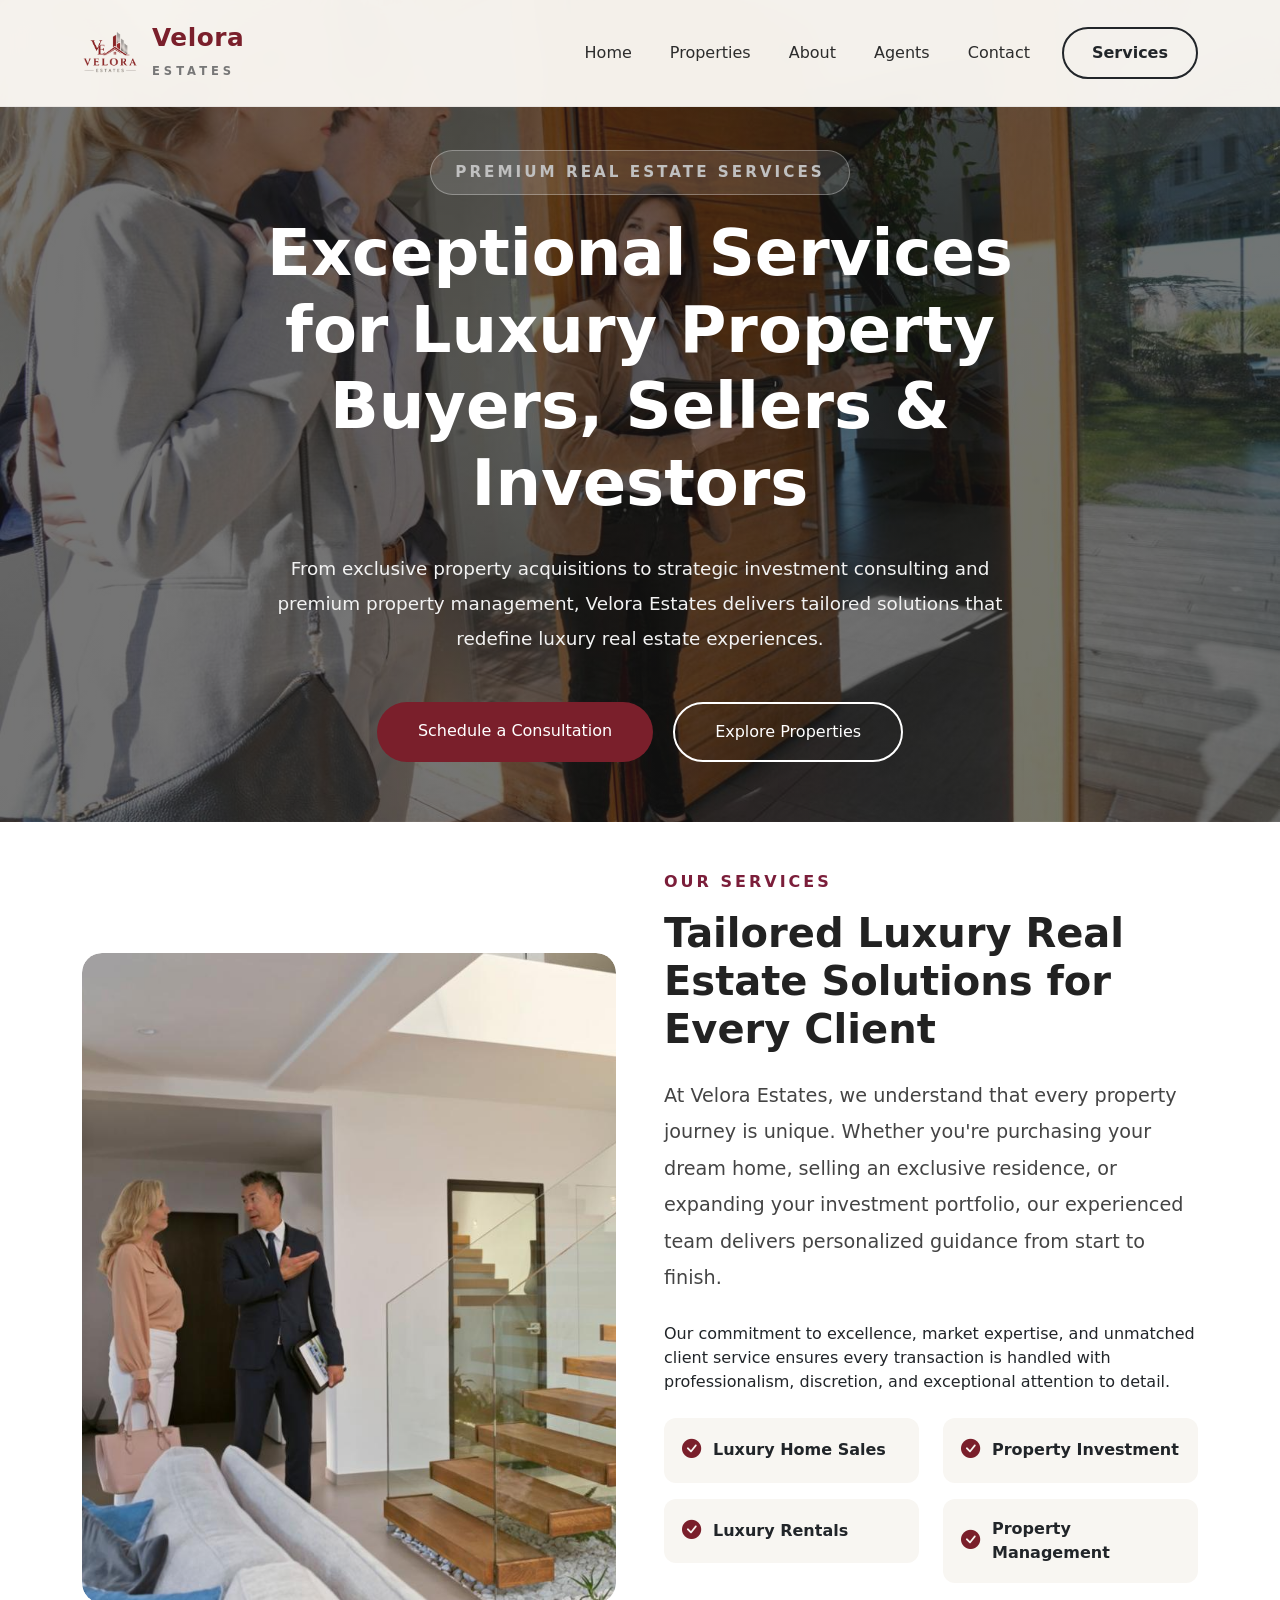
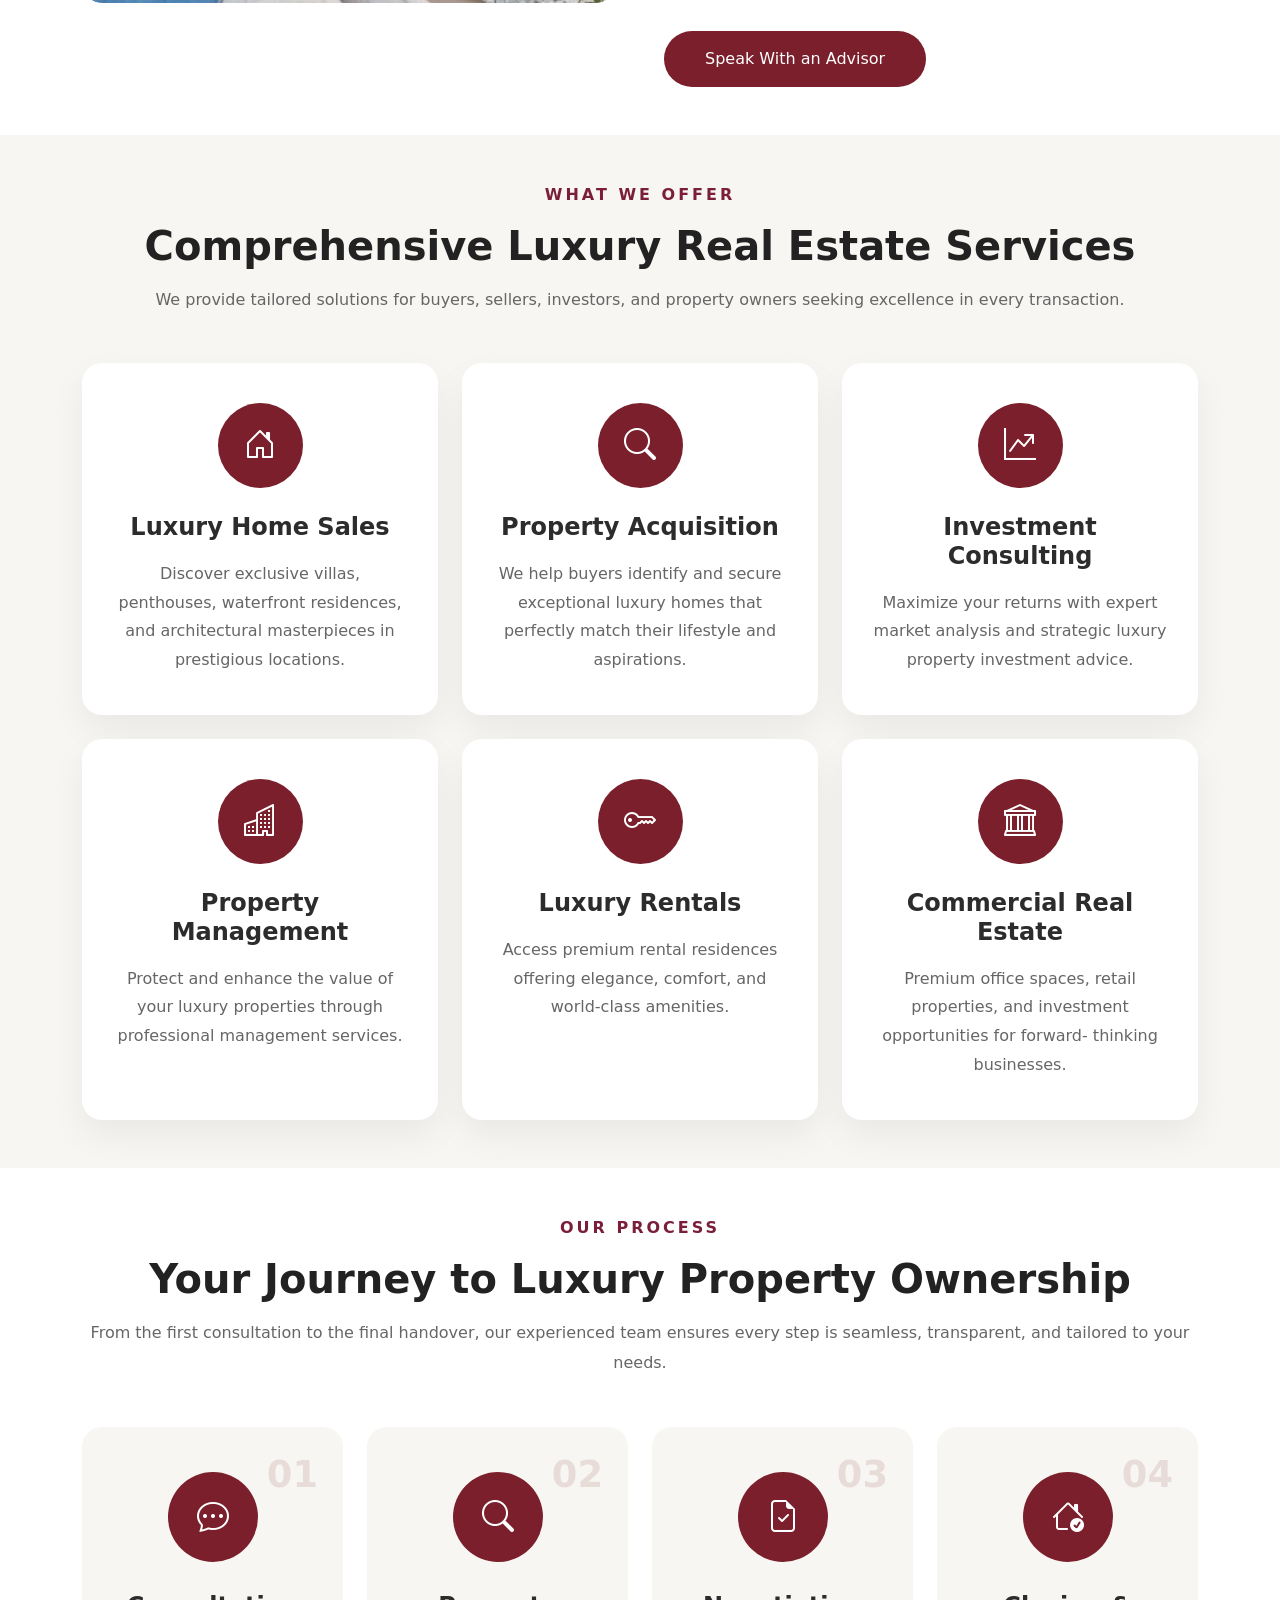
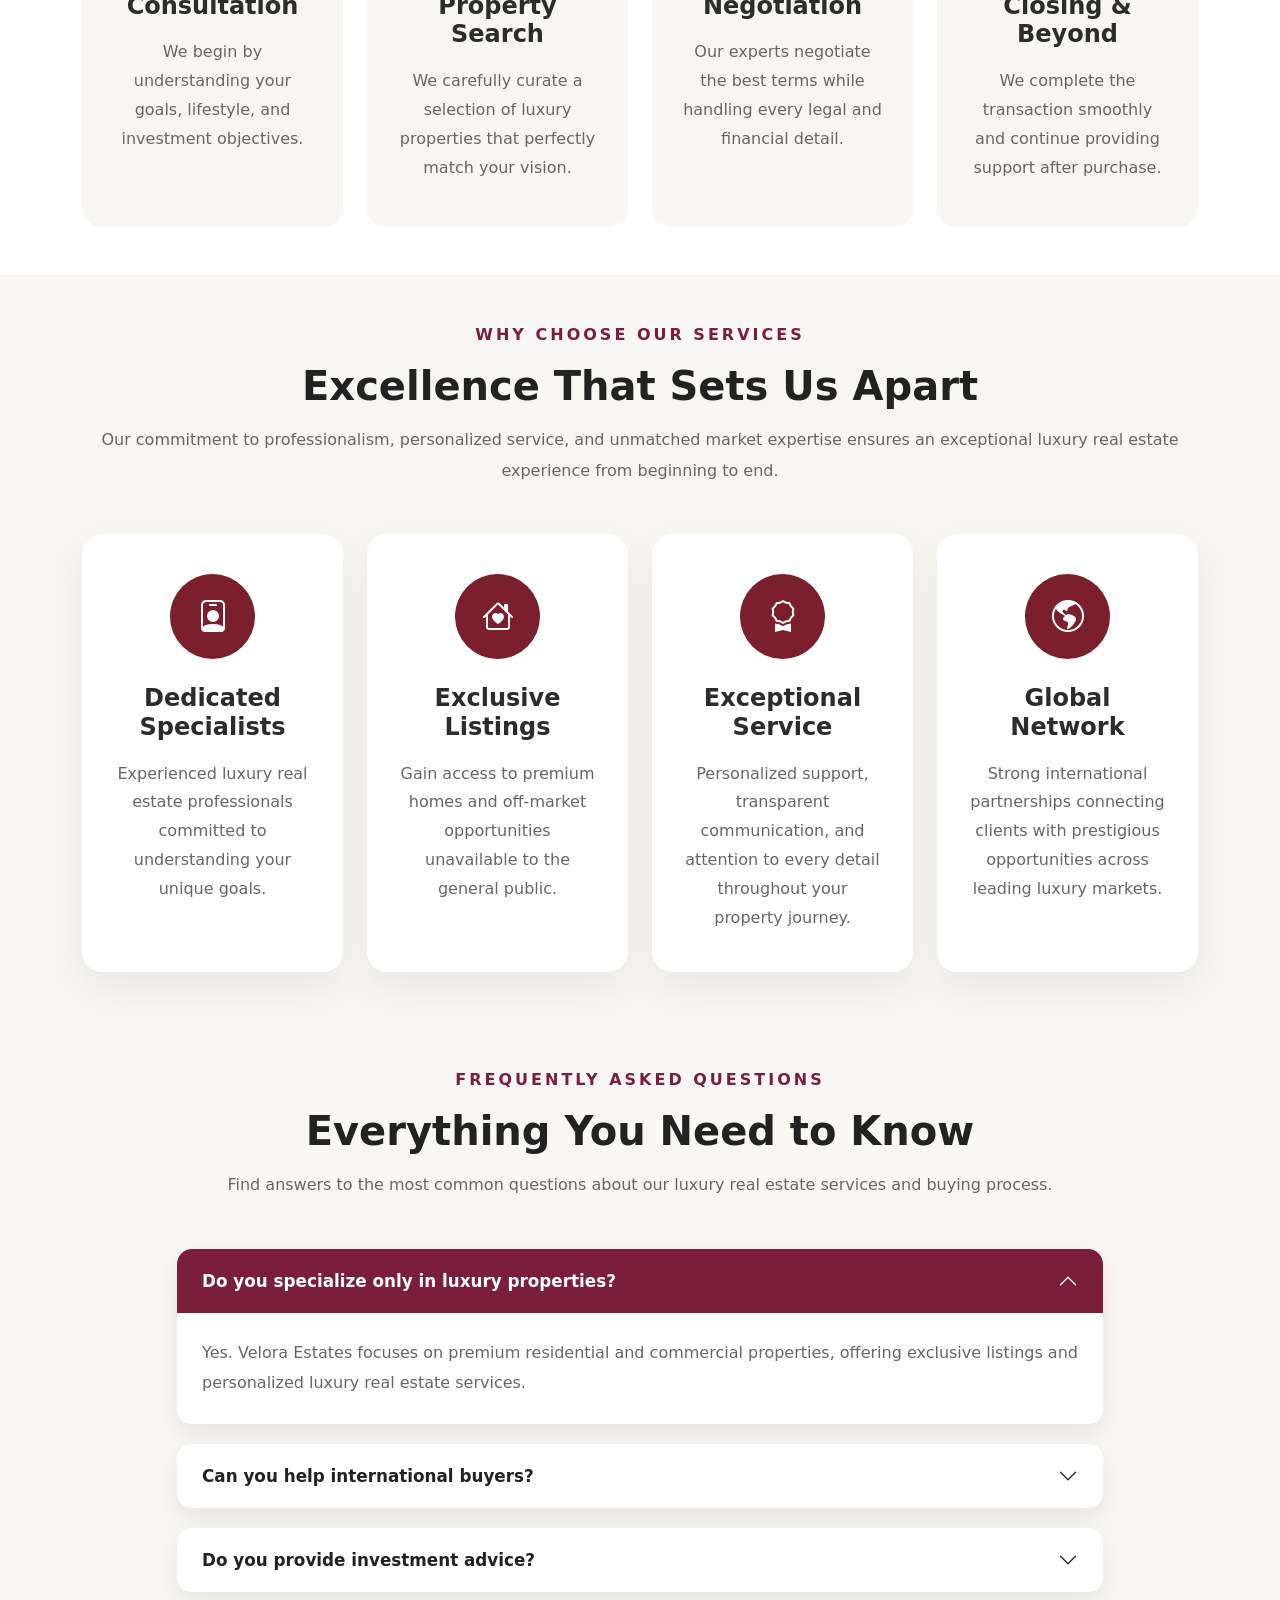
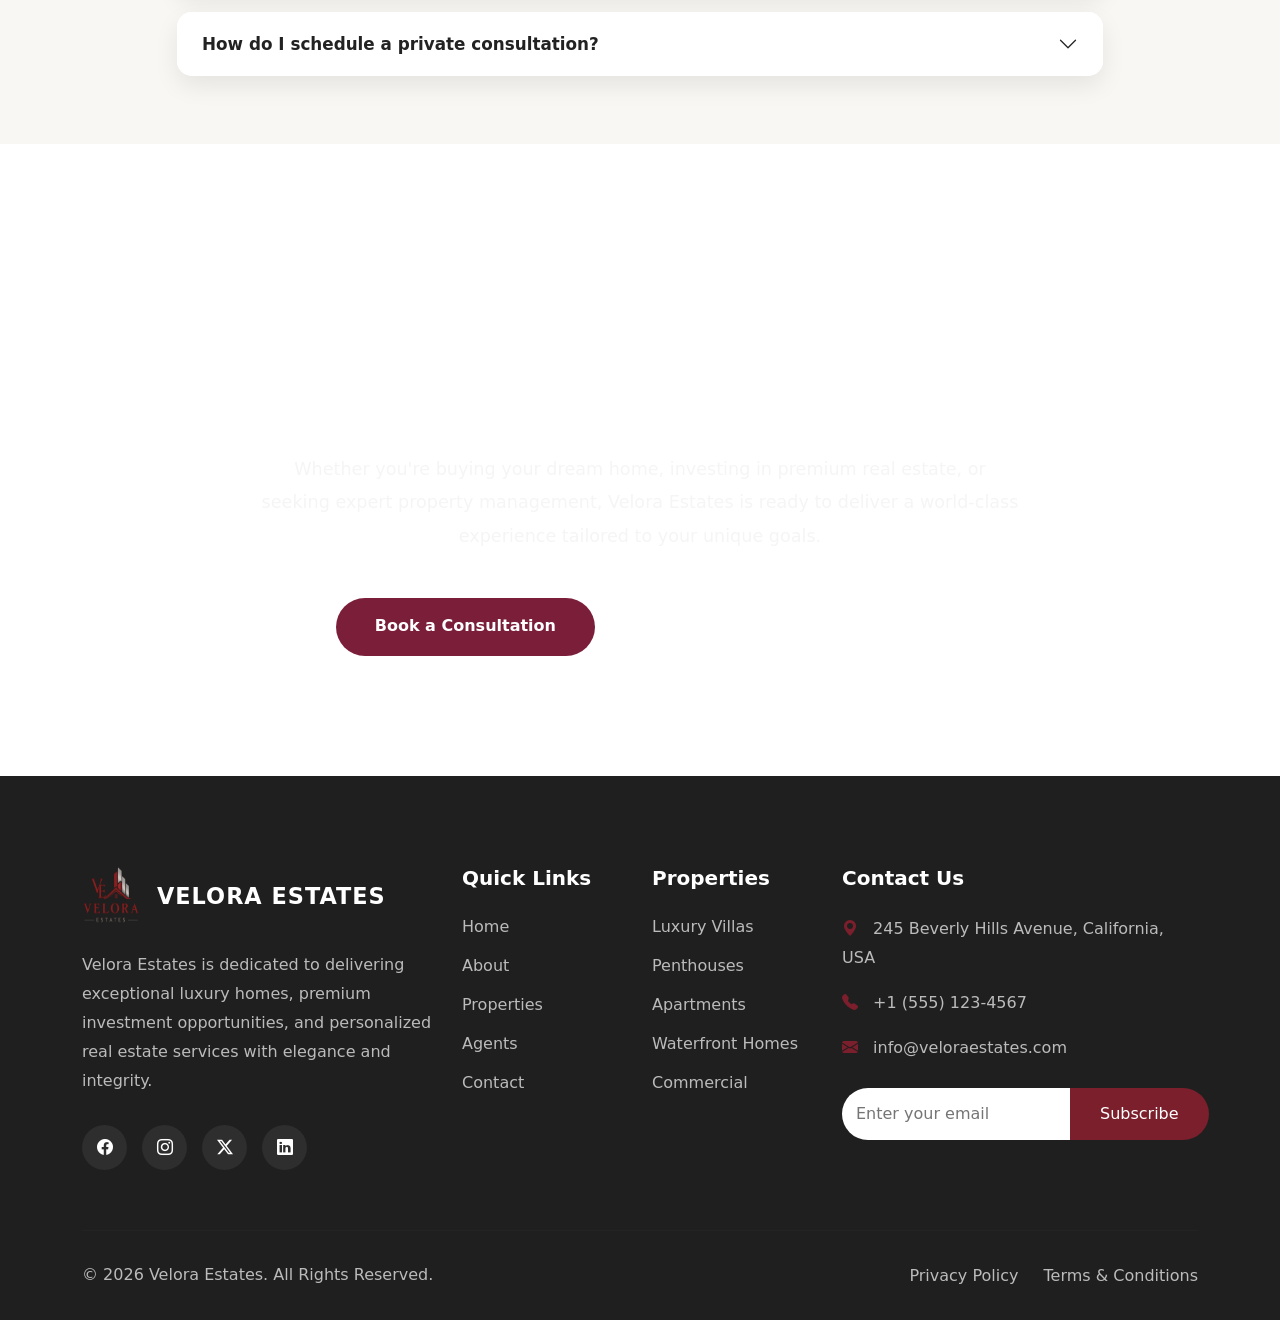
<file: services.html>
<!DOCTYPE html>
<html lang="en">
<head>
    <meta charset="UTF-8">
    <meta name="viewport" content="width=device-width, initial-scale=1.0">
    <meta name="description" content="Discover Velora Estates' luxury real estate services including property buying, selling, investment consulting, valuation, and management.">     <title>Luxury Real Estate Services | Velora Estates</title>
    <link href="https://cdn.jsdelivr.net/npm/bootstrap@5.3.8/dist/css/bootstrap.min.css" rel="stylesheet" integrity="sha384-sRIl4kxILFvY47J16cr9ZwB07vP4J8+LH7qKQnuqkuIAvNWLzeN8tE5YBujZqJLB" crossorigin="anonymous">
    <link rel="stylesheet" href="https://cdn.jsdelivr.net/npm/bootstrap-icons@1.11.3/font/bootstrap-icons.min.css">
    <link rel="preconnect" href="https://fonts.googleapis.com">
<link rel="preconnect" href="https://fonts.gstatic.com" crossorigin>
<link rel="stylesheet"
href="https://cdnjs.cloudflare.com/ajax/libs/font-awesome/6.7.2/css/all.min.css">

<link href="https://fonts.googleapis.com/css2?family=Playfair+Display:wght@500;600;700&family=Poppins:wght@300;400;500;600&display=swap" rel="stylesheet">
    <link rel="stylesheet" href="css/style.css">
    <link rel="icon" type="image/png" href="images/favicon.png">
    
</head>
<body>
 <!-- =========================
        VELORA ESTATES NAVBAR
========================== -->

<nav class="navbar navbar-expand-lg fixed-top velora-navbar">

    <div class="container">

        <!-- Logo -->

        <a class="navbar-brand d-flex align-items-center" href="index.html">

            <img src="images/logo.png"
                 alt="Velora Estates Logo"
                 class="logo">

            <div class="brand-text">

                <h4>Velora</h4>

                <span>ESTATES</span>

            </div>

        </a>

        <!-- Mobile Toggle -->

        <button class="navbar-toggler shadow-none border-0"
                type="button"
                data-bs-toggle="collapse"
                data-bs-target="#navbarNav">

            <span class="navbar-toggler-icon"></span>

        </button>

        <!-- Navigation -->

        <div class="collapse navbar-collapse justify-content-end"
             id="navbarNav">

            <ul class="navbar-nav align-items-lg-center">

                <li class="nav-item">
                    <a class="nav-link " href="index.html">Home</a>
                </li>

                <li class="nav-item">
                    <a class="nav-link " href="properties.html">Properties</a>
                </li>

                <li class="nav-item">
                    <a class="nav-link" href="about.html">About</a>
                </li>

                <li class="nav-item">
                    <a class="nav-link" href="agents.html">Agents</a>
                </li>

                <li class="nav-item">
                    <a class="nav-link" href="contact.html">Contact</a>
                </li>

                <li class="nav-item ms-lg-4 mt-3 mt-lg-0 ">

                    <a href="services.html" class="btn velora-btn active">

                        Services

                    </a>

                </li>

            </ul>

        </div>

    </div>

</nav>
<!--==================================
        SERVICES HERO
===================================-->

<section class="services-hero">

    <div class="container">

        <div class="row justify-content-center">

            <div class="col-lg-9 text-center">

                <span class="hero-subtitle">

                    PREMIUM REAL ESTATE SERVICES

                </span>

                <h1>

                    Exceptional Services for
                    Luxury Property Buyers,
                    Sellers & Investors

                </h1>

                <p>

                    From exclusive property acquisitions to strategic
                    investment consulting and premium property management,
                    Velora Estates delivers tailored solutions that
                    redefine luxury real estate experiences.

                </p>

                <div class="hero-buttons">

                    <a href="contact.html" class="btn hero-btn-primary">

                        Schedule a Consultation

                    </a>

                    <a href="properties.html" class="btn hero-btn-outline">

                        Explore Properties

                    </a>

                </div>

            </div>

        </div>

    </div>

</section>
<!--==================================
      OUR SERVICES
===================================-->

<section class="services-overview py-5">

    <div class="container">

        <div class="row align-items-center g-5">

            <!-- Image -->

            <div class="col-lg-6">

                <div class="services-image">

                    <img src="images/services-overview.jpg"
                         alt="Luxury Real Estate Services"
                         class="img-fluid">

                </div>

            </div>

            <!-- Content -->

            <div class="col-lg-6">

                <span class="section-subtitle">

                    OUR SERVICES

                </span>

                <h2 class="section-title">

                    Tailored Luxury Real Estate
                    Solutions for Every Client

                </h2>

                <p class="lead-text">

                    At Velora Estates, we understand that every property
                    journey is unique. Whether you're purchasing your
                    dream home, selling an exclusive residence, or
                    expanding your investment portfolio, our experienced
                    team delivers personalized guidance from start to
                    finish.

                </p>

                <p>

                    Our commitment to excellence, market expertise,
                    and unmatched client service ensures every transaction
                    is handled with professionalism, discretion,
                    and exceptional attention to detail.

                </p>

                <div class="row mt-4">

                    <div class="col-sm-6">

                        <div class="service-feature">

                            <i class="bi bi-check-circle-fill"></i>

                            <span>Luxury Home Sales</span>

                        </div>

                    </div>

                    <div class="col-sm-6">

                        <div class="service-feature">

                            <i class="bi bi-check-circle-fill"></i>

                            <span>Property Investment</span>

                        </div>

                    </div>

                    <div class="col-sm-6 mt-3">

                        <div class="service-feature">

                            <i class="bi bi-check-circle-fill"></i>

                            <span>Luxury Rentals</span>

                        </div>

                    </div>

                    <div class="col-sm-6 mt-3">

                        <div class="service-feature">

                            <i class="bi bi-check-circle-fill"></i>

                            <span>Property Management</span>

                        </div>

                    </div>

                </div>

                <a href="contact.html"
                   class="btn services-btn mt-5">

                    Speak With an Advisor

                </a>

            </div>

        </div>

    </div>

</section>
<!--==================================
        FEATURED SERVICES
===================================-->

<section class="featured-services py-5">

    <div class="container">

        <div class="text-center mb-5">

            <span class="section-subtitle">

                WHAT WE OFFER

            </span>

            <h2 class="section-title">

                Comprehensive Luxury
                Real Estate Services

            </h2>

            <p class="section-text">

                We provide tailored solutions for buyers, sellers,
                investors, and property owners seeking excellence
                in every transaction.

            </p>

        </div>

        <div class="row g-4">

            <!-- Service 1 -->

            <div class="col-lg-4 col-md-6">

                <div class="service-card">

                    <div class="service-icon">

                        <i class="bi bi-house-door"></i>

                    </div>

                    <h4>Luxury Home Sales</h4>

                    <p>

                        Discover exclusive villas, penthouses,
                        waterfront residences, and architectural
                        masterpieces in prestigious locations.

                    </p>

                </div>

            </div>

            <!-- Service 2 -->

            <div class="col-lg-4 col-md-6">

                <div class="service-card">

                    <div class="service-icon">

                        <i class="bi bi-search"></i>

                    </div>

                    <h4>Property Acquisition</h4>

                    <p>

                        We help buyers identify and secure exceptional
                        luxury homes that perfectly match their
                        lifestyle and aspirations.

                    </p>

                </div>

            </div>

            <!-- Service 3 -->

            <div class="col-lg-4 col-md-6">

                <div class="service-card">

                    <div class="service-icon">

                        <i class="bi bi-graph-up-arrow"></i>

                    </div>

                    <h4>Investment Consulting</h4>

                    <p>

                        Maximize your returns with expert market
                        analysis and strategic luxury property
                        investment advice.

                    </p>

                </div>

            </div>

            <!-- Service 4 -->

            <div class="col-lg-4 col-md-6">

                <div class="service-card">

                    <div class="service-icon">

                        <i class="bi bi-buildings"></i>

                    </div>

                    <h4>Property Management</h4>

                    <p>

                        Protect and enhance the value of your luxury
                        properties through professional management
                        services.

                    </p>

                </div>

            </div>

            <!-- Service 5 -->

            <div class="col-lg-4 col-md-6">

                <div class="service-card">

                    <div class="service-icon">

                        <i class="bi bi-key"></i>

                    </div>

                    <h4>Luxury Rentals</h4>

                    <p>

                        Access premium rental residences offering
                        elegance, comfort, and world-class amenities.

                    </p>

                </div>

            </div>

            <!-- Service 6 -->

            <div class="col-lg-4 col-md-6">

                <div class="service-card">

                    <div class="service-icon">

                        <i class="bi bi-bank"></i>

                    </div>

                    <h4>Commercial Real Estate</h4>

                    <p>

                        Premium office spaces, retail properties,
                        and investment opportunities for forward-
                        thinking businesses.

                    </p>

                </div>

            </div>

        </div>

    </div>

</section>
<!--==================================
          OUR PROCESS
===================================-->

<section class="our-process py-5">

    <div class="container">

        <div class="text-center mb-5">

            <span class="section-subtitle">

                OUR PROCESS

            </span>

            <h2 class="section-title">

                Your Journey to Luxury
                Property Ownership

            </h2>

            <p class="section-text">

                From the first consultation to the final handover,
                our experienced team ensures every step is seamless,
                transparent, and tailored to your needs.

            </p>

        </div>

        <div class="row g-4">

            <!-- Step 1 -->

            <div class="col-lg-3 col-md-6">

                <div class="process-card">

                    <div class="process-number">

                        01

                    </div>

                    <div class="process-icon">

                        <i class="bi bi-chat-dots"></i>

                    </div>

                    <h4>

                        Consultation

                    </h4>

                    <p>

                        We begin by understanding your goals,
                        lifestyle, and investment objectives.

                    </p>

                </div>

            </div>

            <!-- Step 2 -->

            <div class="col-lg-3 col-md-6">

                <div class="process-card">

                    <div class="process-number">

                        02

                    </div>

                    <div class="process-icon">

                        <i class="bi bi-search"></i>

                    </div>

                    <h4>

                        Property Search

                    </h4>

                    <p>

                        We carefully curate a selection of luxury
                        properties that perfectly match your vision.

                    </p>

                </div>

            </div>

            <!-- Step 3 -->

            <div class="col-lg-3 col-md-6">

                <div class="process-card">

                    <div class="process-number">

                        03

                    </div>

                    <div class="process-icon">

                        <i class="bi bi-file-earmark-check"></i>

                    </div>

                    <h4>

                        Negotiation

                    </h4>

                    <p>

                        Our experts negotiate the best terms while
                        handling every legal and financial detail.

                    </p>

                </div>

            </div>

            <!-- Step 4 -->

            <div class="col-lg-3 col-md-6">

                <div class="process-card">

                    <div class="process-number">

                        04

                    </div>

                    <div class="process-icon">

                        <i class="bi bi-house-check"></i>

                    </div>

                    <h4>

                        Closing & Beyond

                    </h4>

                    <p>

                        We complete the transaction smoothly and
                        continue providing support after purchase.

                    </p>

                </div>

            </div>

        </div>

    </div>

</section>
<!--==================================
      WHY CHOOSE OUR SERVICES
===================================-->

<section class="service-benefits py-5">

    <div class="container">

        <div class="text-center mb-5">

            <span class="section-subtitle">

                WHY CHOOSE OUR SERVICES

            </span>

            <h2 class="section-title">

                Excellence That Sets
                Us Apart

            </h2>

            <p class="section-text">

                Our commitment to professionalism, personalized service,
                and unmatched market expertise ensures an exceptional
                luxury real estate experience from beginning to end.

            </p>

        </div>

        <div class="row g-4">

            <!-- Card 1 -->

            <div class="col-lg-3 col-md-6">

                <div class="benefit-card">

                    <div class="benefit-icon">

                        <i class="bi bi-person-badge"></i>

                    </div>

                    <h4>Dedicated Specialists</h4>

                    <p>

                        Experienced luxury real estate professionals
                        committed to understanding your unique goals.

                    </p>

                </div>

            </div>

            <!-- Card 2 -->

            <div class="col-lg-3 col-md-6">

                <div class="benefit-card">

                    <div class="benefit-icon">

                        <i class="bi bi-house-heart"></i>

                    </div>

                    <h4>Exclusive Listings</h4>

                    <p>

                        Gain access to premium homes and off-market
                        opportunities unavailable to the general public.

                    </p>

                </div>

            </div>

            <!-- Card 3 -->

            <div class="col-lg-3 col-md-6">

                <div class="benefit-card">

                    <div class="benefit-icon">

                        <i class="bi bi-award"></i>

                    </div>

                    <h4>Exceptional Service</h4>

                    <p>

                        Personalized support, transparent communication,
                        and attention to every detail throughout your
                        property journey.

                    </p>

                </div>

            </div>

            <!-- Card 4 -->

            <div class="col-lg-3 col-md-6">

                <div class="benefit-card">

                    <div class="benefit-icon">

                        <i class="bi bi-globe-americas"></i>

                    </div>

                    <h4>Global Network</h4>

                    <p>

                        Strong international partnerships connecting
                        clients with prestigious opportunities across
                        leading luxury markets.

                    </p>

                </div>

            </div>

        </div>

    </div>

</section>
<!--==================================
            FAQ SECTION
===================================-->

<section class="faq-section py-5">

    <div class="container">

        <div class="text-center mb-5">

            <span class="section-subtitle">

                FREQUENTLY ASKED QUESTIONS

            </span>

            <h2 class="section-title">

                Everything You Need
                to Know

            </h2>

            <p class="section-text">

                Find answers to the most common questions about our
                luxury real estate services and buying process.

            </p>

        </div>

        <div class="row justify-content-center">

            <div class="col-lg-10">

                <div class="accordion" id="servicesFAQ">

                    <!-- FAQ 1 -->

                    <div class="accordion-item">

                        <h2 class="accordion-header">

                            <button class="accordion-button"
                                    type="button"
                                    data-bs-toggle="collapse"
                                    data-bs-target="#faqOne">

                                Do you specialize only in luxury properties?

                            </button>

                        </h2>

                        <div id="faqOne"
                             class="accordion-collapse collapse show"
                             data-bs-parent="#servicesFAQ">

                            <div class="accordion-body">

                                Yes. Velora Estates focuses on premium
                                residential and commercial properties,
                                offering exclusive listings and personalized
                                luxury real estate services.

                            </div>

                        </div>

                    </div>

                    <!-- FAQ 2 -->

                    <div class="accordion-item">

                        <h2 class="accordion-header">

                            <button class="accordion-button collapsed"
                                    type="button"
                                    data-bs-toggle="collapse"
                                    data-bs-target="#faqTwo">

                                Can you help international buyers?

                            </button>

                        </h2>

                        <div id="faqTwo"
                             class="accordion-collapse collapse"
                             data-bs-parent="#servicesFAQ">

                            <div class="accordion-body">

                                Absolutely. We assist international
                                clients throughout the buying process,
                                including virtual property tours,
                                documentation, and legal guidance.

                            </div>

                        </div>

                    </div>

                    <!-- FAQ 3 -->

                    <div class="accordion-item">

                        <h2 class="accordion-header">

                            <button class="accordion-button collapsed"
                                    type="button"
                                    data-bs-toggle="collapse"
                                    data-bs-target="#faqThree">

                                Do you provide investment advice?

                            </button>

                        </h2>

                        <div id="faqThree"
                             class="accordion-collapse collapse"
                             data-bs-parent="#servicesFAQ">

                            <div class="accordion-body">

                                Yes. Our specialists provide market
                                insights, property evaluations,
                                and investment strategies designed
                                to maximize long-term value.

                            </div>

                        </div>

                    </div>

                    <!-- FAQ 4 -->

                    <div class="accordion-item">

                        <h2 class="accordion-header">

                            <button class="accordion-button collapsed"
                                    type="button"
                                    data-bs-toggle="collapse"
                                    data-bs-target="#faqFour">

                                How do I schedule a private consultation?

                            </button>

                        </h2>

                        <div id="faqFour"
                             class="accordion-collapse collapse"
                             data-bs-parent="#servicesFAQ">

                            <div class="accordion-body">

                                Simply visit our Contact page or click
                                the consultation button to arrange a
                                private meeting with one of our luxury
                                property advisors.

                            </div>

                        </div>

                    </div>

                </div>

            </div>

        </div>

    </div>

</section>
<!--==================================
        SERVICES CALL TO ACTION
===================================-->

<section class="services-cta">

    <div class="container">

        <div class="row justify-content-center">

            <div class="col-lg-9 text-center">

                <span class="section-subtitle text-white">

                    LET'S FIND YOUR PERFECT PROPERTY

                </span>

                <h2 class="cta-title">

                    Experience Luxury Real Estate
                    Like Never Before

                </h2>

                <p class="cta-text">

                    Whether you're buying your dream home, investing in
                    premium real estate, or seeking expert property
                    management, Velora Estates is ready to deliver a
                    world-class experience tailored to your unique goals.

                </p>

                <div class="cta-buttons d-flex flex-column flex-md-row justify-content-center">

                    <a href="contact.html"
                    class="btn cta-btn-primary mb-3 mb-md-0 me-md-3">

                        Book a Consultation

                    </a>

                    <a href="properties.html"
                    class="btn cta-btn-outline">

                        Browse Luxury Properties

                    </a>

                </div>

            </div>

        </div>

    </div>

</section>
<!--==================================
            FOOTER
===================================-->

<footer class="footer">

    <div class="container">

        <div class="row gy-5">

            <!-- Company Info -->

            <div class="col-lg-4">

                <a href="index.html" class="footer-logo">

                    <img src="images/logo.png"
                         alt="Velora Estates Logo">

                    <span>VELORA ESTATES</span>

                </a>

                <p class="footer-text">

                    Velora Estates is dedicated to delivering
                    exceptional luxury homes, premium investment
                    opportunities, and personalized real estate
                    services with elegance and integrity.

                </p>

                <div class="footer-social">

                    <a href="#"><i class="bi bi-facebook"></i></a>

                    <a href="#"><i class="bi bi-instagram"></i></a>

                    <a href="#"><i class="bi bi-twitter-x"></i></a>

                    <a href="#"><i class="bi bi-linkedin"></i></a>

                </div>

            </div>

            <!-- Quick Links -->

            <div class="col-lg-2 col-md-6">

                <h5>Quick Links</h5>

                <ul>

                    <li><a href="index.html">Home</a></li>

                    <li><a href="about.html">About</a></li>

                    <li><a href="properties.html">Properties</a></li>

                    <li><a href="agents.html">Agents</a></li>

                    <li><a href="contact.html">Contact</a></li>

                </ul>

            </div>

            <!-- Property Links -->

            <div class="col-lg-2 col-md-6">

                <h5>Properties</h5>

                <ul>

                    <li><a href="#">Luxury Villas</a></li>

                    <li><a href="#">Penthouses</a></li>

                    <li><a href="#">Apartments</a></li>

                    <li><a href="#">Waterfront Homes</a></li>

                    <li><a href="#">Commercial</a></li>

                </ul>

            </div>

            <!-- Contact -->

            <div class="col-lg-4">

                <h5>Contact Us</h5>

                <p>

                    <i class="bi bi-geo-alt-fill"></i>

                    245 Beverly Hills Avenue,
                    California, USA

                </p>

                <p>

                    <i class="bi bi-telephone-fill"></i>

                    +1 (555) 123-4567

                </p>

                <p>

                    <i class="bi bi-envelope-fill"></i>

                    info@veloraestates.com

                </p>

                <form class="newsletter">

                    <input
                    type="email"
                    placeholder="Enter your email">

                    <button type="submit">

                        Subscribe

                    </button>

                </form>

            </div>

        </div>

        <hr>

        <div class="footer-bottom">

            <p>

                © 2026 Velora Estates. All Rights Reserved.

            </p>

            <div>

                <a href="#">Privacy Policy</a>

                <a href="#">Terms & Conditions</a>

            </div>

        </div>

    </div>

</footer>
<script src="https://cdn.jsdelivr.net/npm/bootstrap@5.3.8/dist/js/bootstrap.bundle.min.js" integrity="sha384-FKyoEForCGlyvwx9Hj09JcYn3nv7wiPVlz7YYwJrWVcXK/BmnVDxM+D2scQbITxI" crossorigin="anonymous"></script>
</body>
</html>
</file>
<file: css/style.css>
/*==========================================
          VELORA ESTATES NAVBAR
==========================================*/

:root{

    --primary:#7A1F2B;
    --cream:#FAF7F2;
    --silver:#C0C0C0;
    --dark:#2C2C2C;
    --white:#ffffff;

}

/* Navbar */

.velora-navbar{

    background:rgba(250,247,242,.97);

    backdrop-filter:blur(14px);

    padding:18px 0;

    border-bottom:1px solid rgba(192,192,192,.25);

    transition:.4s;

}

/* Logo */

.logo{

    width:58px;

    height:58px;

    object-fit:contain;

    margin-right:12px;

}

.brand-text h4{

    margin:0;

    color:var(--primary);

    font-size:1.55rem;

    font-weight:700;

    letter-spacing:.5px;

}

.brand-text span{

    color:#777;

    font-size:.72rem;

    letter-spacing:4px;

    font-weight:600;

}

/* Navigation */

.navbar-nav .nav-link{

    color:var(--dark);

    font-weight:500;

    margin-left:22px;

    position:relative;

    transition:.35s;

}

.navbar-nav .nav-link:hover{

    color:var(--primary);

}

.navbar-nav .nav-link.active{

    color:var(--primary);

}

.navbar-nav .nav-link::after{

    content:"";

    position:absolute;

    left:0;

    bottom:-6px;

    width:0;

    height:2px;

    background:var(--primary);

    transition:.35s;

}

.navbar-nav .nav-link:hover::after,

.navbar-nav .nav-link.active::after{

    width:100%;

}

/* Button */

.velora-btn{

    background:var(--primary);

    color:var(--cream);

    padding:12px 28px;

    border-radius:50px;

    border:2px solid var(--primary);

    transition:.35s;

    font-weight:600;

}

.velora-btn:hover{

    background:transparent;

    color:var(--primary);

}

/* Mobile */

@media(max-width:991px){

    .navbar-collapse{

        background:var(--cream);

        margin-top:18px;

        padding:20px;

        border-radius:15px;

        box-shadow:0 15px 35px rgba(0,0,0,.08);

    }

    .navbar-nav .nav-link{

        margin:14px 0;

    }

    .velora-btn{

        width:100%;

        margin-top:10px;

    }

}
/*==================================
        HERO SECTION
==================================*/

.hero{

    position:relative;

    min-height:100vh;

    background:url("../images/hero.jpg") center center/cover no-repeat;

    display:flex;

    align-items:center;
    padding-top: 100px;

}

.hero-overlay{

    position:absolute;

    inset:0;

    background:linear-gradient(
        to right,
        rgba(43,43,43,.82),
        rgba(43,43,43,.45)
    );

}

.hero-content{

    position:relative;

    z-index:2;

    color:#fff;

}

.hero-tag{

    display:inline-block;

    background:rgba(255,255,255,.12);

    border:1px solid rgba(255,255,255,.25);

    padding:10px 22px;

    border-radius:40px;

    margin-bottom:25px;

    backdrop-filter:blur(8px);

    letter-spacing:1px;

}

.hero-content h1{

    font-size:4rem;

    font-weight:700;

    line-height:1.2;

    margin-bottom:25px;

}

.hero-content h1 span{

    color:var(--primary);

}

.hero-content p{

    font-size:1.1rem;

    max-width:620px;

    line-height:1.9;

    color:#ececec;

    margin-bottom:40px;

}

.hero-buttons{

    display:flex;

    gap:20px;

    flex-wrap:wrap;

    margin-bottom:60px;

}

.btn-primary-custom{

    background:var(--primary);

    color:#fff;

    padding:15px 35px;

    border-radius:50px;

    font-weight:600;

    border:2px solid var(--primary);

    transition:.35s;

}

.btn-primary-custom:hover{

    background:transparent;

    color:#fff;

}

.btn-outline-custom{

    border:2px solid #fff;

    color:#fff;

    padding:15px 35px;

    border-radius:50px;

    font-weight:600;

    transition:.35s;

}

.btn-outline-custom:hover{

    background:#fff;

    color:var(--primary);

}

.hero-stats{

    display:flex;

    gap:60px;

    flex-wrap:wrap;

}

.hero-stats h3{

    font-size:2rem;

    color:#fff;

    margin-bottom:5px;

}

.hero-stats span{

    color:#ddd;

}

@media(max-width:991px){

.hero{

text-align:center;

}

.hero-content h1{

font-size:2.8rem;

}

.hero-buttons{

justify-content:center;

}

.hero-stats{

justify-content:center;

gap:35px;

}

}

@media(max-width:576px){

.hero-content h1{

font-size:2.2rem;

}

.hero-buttons .btn{

width:100%;

}

.hero-stats{

flex-direction:column;

gap:25px;

}

}
/*==============================
    FEATURED PROPERTIES
===============================*/

.featured-properties{

    background:#FAF7F2;

    padding:100px 0;

}

.sub-heading{

    color:#7A1F2B;

    text-transform:uppercase;

    letter-spacing:3px;

    font-weight:600;

}

.section-title h2{

    font-size:2.8rem;

    font-weight:700;

    color:#2B2B2B;

    margin:15px 0;

}

.section-title p{

    color:#666;

    max-width:650px;

    margin:auto;

}

.property-card{

    background:#fff;

    border-radius:18px;

    overflow:hidden;

    transition:.4s;

    box-shadow:0 12px 35px rgba(0,0,0,.06);

}

.property-card:hover{

    transform:translateY(-10px);

}

.property-card img{

    height:260px;

    width:100%;

    object-fit:cover;

}

.property-content{

    padding:25px;

}

.property-location{

    color:#7A1F2B;

    font-size:.9rem;

    font-weight:600;

}

.property-content h4{

    margin:15px 0;

    color:#2B2B2B;

}

.price{

    color:#7A1F2B;

    font-size:1.6rem;

    margin-bottom:20px;

}

.property-info{

    display:flex;

    justify-content:space-between;

    color:#777;

    margin-bottom:25px;

}

.property-btn{

    width:100%;

    background:#7A1F2B;

    color:#fff;

    padding:12px;

    border-radius:50px;

    transition:.35s;

}

.property-btn:hover{

    background:#5d1721;

    color:#fff;

}

@media(max-width:991px){

.property-card{

margin-bottom:20px;

}

}
/*====================================
        WHY CHOOSE US
=====================================*/

.why-choose{

    background:#ffffff;

    padding:100px 0;

}

.section-subtitle{

    color:#7A1F2B;

    letter-spacing:3px;

    text-transform:uppercase;

    font-weight:600;

}

.section-title{

    font-size:2.8rem;

    color:#2B2B2B;

    font-weight:700;

    margin:20px 0;

}

.section-text{

    color:#666;

    line-height:1.9;

    margin-bottom:40px;

}

.feature-box{

    display:flex;

    gap:20px;

    margin-bottom:30px;

}

.feature-icon{

    width:70px;

    height:70px;

    background:#7A1F2B;

    color:#fff;

    border-radius:50%;

    display:flex;

    justify-content:center;

    align-items:center;

    font-size:1.5rem;

    flex-shrink:0;

}

.feature-box h5{

    color:#2B2B2B;

    margin-bottom:10px;

    font-weight:600;

}

.feature-box p{

    color:#666;

    margin:0;

}

.why-choose img{

    border-radius:20px;

    transition:.4s;

}

.why-choose img:hover{

    transform:scale(1.02);

}

@media(max-width:991px){

.section-title{

font-size:2.2rem;

text-align:center;

}

.section-subtitle,

.section-text{

text-align:center;

display:block;

}

.feature-box{

flex-direction:column;

text-align:center;

align-items:center;

}

}
/*==================================
      PROPERTY CATEGORIES
===================================*/

.property-categories{

    background:#FAF7F2;
    padding:100px 0;

}

.category-card{

    position:relative;
    overflow:hidden;
    border-radius:18px;
    cursor:pointer;

}

.category-card img{

    width:100%;
    height:420px;
    object-fit:cover;
    transition:.6s;

}

.category-card:hover img{

    transform:scale(1.08);

}

.category-overlay{

    position:absolute;
    inset:0;

    background:linear-gradient(
        to top,
        rgba(0,0,0,.75),
        rgba(0,0,0,.15)
    );

    display:flex;
    flex-direction:column;
    justify-content:flex-end;

    padding:30px;

}

.category-overlay h4{

    color:#fff;
    font-size:1.6rem;
    font-weight:700;
    margin-bottom:8px;

}

.category-overlay p{

    color:#ddd;
    margin:0;
    font-size:1rem;

}

@media(max-width:991px){

.category-card img{

height:350px;

}

}
/*==================================
        EXPERT AGENTS
===================================*/

.expert-agents{

    background:#ffffff;
    padding:100px 0;

}

.agent-card{

    background:#fff;
    border-radius:20px;
    overflow:hidden;
    box-shadow:0 15px 40px rgba(0,0,0,.08);
    transition:.4s;

}

.agent-card:hover{

    transform:translateY(-10px);

}

.agent-image{

    position:relative;
    overflow:hidden;

}

.agent-image img{

    width:100%;
    height:420px;
    object-fit:cover;
    transition:.5s;

}

.agent-card:hover img{

    transform:scale(1.05);

}

.agent-social{

    position:absolute;
    bottom:20px;
    left:50%;
    transform:translateX(-50%);

    display:flex;
    gap:15px;

}

.agent-social a{

    width:45px;
    height:45px;

    background:#fff;
    color:#7A1F2B;

    border-radius:50%;

    display:flex;
    justify-content:center;
    align-items:center;

    text-decoration:none;

    transition:.3s;

}

.agent-social a:hover{

    background:#7A1F2B;
    color:#fff;

}

.agent-content{

    text-align:center;
    padding:30px;

}

.agent-content h4{

    font-weight:700;
    color:#2B2B2B;

}

.agent-content span{

    color:#777;

}

@media(max-width:991px){

.agent-image img{

height:380px;

}

}
/*==================================
        TESTIMONIALS
===================================*/

.testimonials{

    background:#FAF7F2;

    padding:100px 0;

}

.testimonial-card{

    background:#fff;

    padding:40px 30px;

    border-radius:20px;

    box-shadow:0 15px 40px rgba(0,0,0,.06);

    transition:.4s;

    height:100%;

}

.testimonial-card:hover{

    transform:translateY(-10px);

}

.stars{

    color:#C8A45D;

    font-size:1.2rem;

    margin-bottom:20px;

    letter-spacing:2px;

}

.testimonial-card p{

    color:#666;

    line-height:1.9;

    margin-bottom:30px;

    font-style:italic;

}

.client{

    display:flex;

    align-items:center;

    gap:15px;

}

.client img{

    width:70px;

    height:70px;

    border-radius:50%;

    object-fit:cover;

}

.client h5{

    margin-bottom:5px;

    color:#2B2B2B;

    font-weight:600;

}

.client span{

    color:#888;

    font-size:.9rem;

}

@media(max-width:991px){

.testimonial-card{

margin-bottom:20px;

}

}
/*==================================
        CALL TO ACTION
===================================*/

.cta-section{

    padding:110px 0;

    background:url("../images/cta-bg.jpg") center center/cover no-repeat;

    position:relative;

}

.cta-section::before{

    content:"";

    position:absolute;

    inset:0;

    background:rgba(25,25,25,.75);

}

.cta-box{

    position:relative;

    z-index:2;

    text-align:center;

    color:#fff;

    padding:70px 40px;

    border:1px solid rgba(255,255,255,.15);

    border-radius:24px;

    backdrop-filter:blur(6px);

    background:rgba(255,255,255,.05);

}

.cta-subtitle{

    display:inline-block;

    color:#C8A45D;

    letter-spacing:3px;

    font-weight:600;

    margin-bottom:20px;

    text-transform:uppercase;

}

.cta-box h2{

    font-size:3rem;

    font-weight:700;

    margin-bottom:25px;

}

.cta-box p{

    max-width:700px;

    margin:auto;

    color:#e6e6e6;

    line-height:1.9;

    margin-bottom:40px;

}

.cta-buttons{

    display:flex;

    justify-content:center;

    gap:20px;

    flex-wrap:wrap;

}

.cta-btn-primary{

    background:#7A1F2B;

    color:#fff;

    padding:15px 40px;

    border-radius:50px;

    font-weight:600;

    transition:.35s;

}

.cta-btn-primary:hover{

    background:#5F1822;

    color:#fff;

}

.cta-btn-outline{

    border:2px solid #fff;

    color:#fff;

    padding:15px 40px;

    border-radius:50px;

    font-weight:600;

    transition:.35s;

}

.cta-btn-outline:hover{

    background:#fff;

    color:#7A1F2B;

}

@media(max-width:991px){

.cta-box{

padding:50px 25px;

}

.cta-box h2{

font-size:2.2rem;

}

}

@media(max-width:576px){

.cta-buttons .btn{

width:100%;

}

.cta-box h2{

font-size:1.8rem;

}

}
/*==================================
            FOOTER
===================================*/

.footer{

    background:#1F1F1F;

    color:#ddd;

    padding:90px 0 30px;

}

.footer-logo{

    display:flex;

    align-items:center;

    gap:15px;

    text-decoration:none;

    margin-bottom:25px;

}

.footer-logo img{

    width:60px;

    height:60px;

}

.footer-logo span{

    color:#fff;

    font-size:1.4rem;

    font-weight:700;

    letter-spacing:1px;

}

.footer-text{

    line-height:1.9;

    color:#bbb;

    margin-bottom:30px;

}

.footer h5{

    color:#fff;

    margin-bottom:25px;

    font-weight:600;

}

.footer ul{

    list-style:none;

    padding:0;

}

.footer ul li{

    margin-bottom:15px;

}

.footer ul li a{

    color:#bbb;

    text-decoration:none;

    transition:.3s;

}

.footer ul li a:hover{

    color:#7A1F2B;

    padding-left:5px;

}

.footer p{

    color:#bbb;

    line-height:1.8;

}

.footer p i{

    color:#7A1F2B;

    margin-right:10px;

}

.footer-social{

    display:flex;

    gap:15px;

}

.footer-social a{

    width:45px;

    height:45px;

    background:#2E2E2E;

    color:#fff;

    display:flex;

    justify-content:center;

    align-items:center;

    border-radius:50%;

    text-decoration:none;

    transition:.3s;

}

.footer-social a:hover{

    background:#7A1F2B;

}

.newsletter{

    display:flex;

    margin-top:25px;

}

.newsletter input{

    flex:1;

    border:none;

    padding:14px;

    border-radius:50px 0 0 50px;

    outline:none;

}

.newsletter button{

    background:#7A1F2B;

    color:#fff;

    border:none;

    padding:0 30px;

    border-radius:0 50px 50px 0;

    transition:.3s;

}

.newsletter button:hover{

    background:#5F1822;

}

.footer hr{

    border-color:#333;

    margin:60px 0 30px;

}

.footer-bottom{

    display:flex;

    justify-content:space-between;

    align-items:center;

    flex-wrap:wrap;

    gap:20px;

}

.footer-bottom p{

    margin:0;

}

.footer-bottom a{

    color:#bbb;

    text-decoration:none;

    margin-left:20px;

    transition:.3s;

}

.footer-bottom a:hover{

    color:#7A1F2B;

}

@media(max-width:991px){

.footer{

text-align:center;

}

.footer-logo{

justify-content:center;

}

.footer-social{

justify-content:center;

}

.newsletter{

flex-direction:column;

gap:15px;

}

.newsletter input{

border-radius:50px;

}

.newsletter button{

border-radius:50px;

padding:15px;

}

.footer-bottom{

flex-direction:column;

}

.footer-bottom a{

margin:0 10px;

}

}
/*==================================
        PAGE HERO
===================================*/

.page-hero{

    position:relative;

    background:url("../images/properties-hero.jpg") center center/cover no-repeat;

    min-height:70vh;

    display:flex;

    align-items:center;
    padding-top: 100px;

}

.page-hero .hero-overlay{

    position:absolute;

    inset:0;

    background:linear-gradient(
        rgba(15,15,15,.65),
        rgba(15,15,15,.65)
    );

}

.page-hero-content{

    position:relative;

    z-index:2;

    color:#fff;

}

.hero-subtitle{

    display:inline-block;

    padding:10px 24px;

    background:rgba(255,255,255,.12);

    border:1px solid rgba(255,255,255,.2);

    border-radius:50px;

    letter-spacing:2px;

    text-transform:uppercase;

    margin-bottom:25px;

    color:#fff;

}

.page-hero-content h1{

    font-size:4rem;

    font-weight:700;

    margin-bottom:25px;

}

.page-hero-content p{

    max-width:700px;

    margin:auto;

    color:#ececec;

    line-height:1.9;

    margin-bottom:35px;

}

.breadcrumb{

    background:none;

    margin:0;

}

.breadcrumb-item a{

    color:#C8A45D;

    text-decoration:none;

}

.breadcrumb-item.active{

    color:#fff;

}

.breadcrumb-item + .breadcrumb-item::before{

    color:#ddd;

}

@media(max-width:991px){

.page-hero{

min-height:60vh;

}

.page-hero-content h1{

font-size:2.8rem;

}

}

@media(max-width:576px){

.page-hero-content h1{

font-size:2.2rem;

}

.page-hero-content p{

font-size:.95rem;

}

}
/*==================================
        PROPERTY SEARCH
===================================*/

.property-search{

    background:#F8F6F2;

    padding:100px 0;

}

.search-box{

    background:#fff;

    padding:50px;

    border-radius:20px;

    box-shadow:0 15px 40px rgba(0,0,0,.08);

}

.form-control,
.form-select{

    height:58px;

    border-radius:12px;

    border:1px solid #ddd;

    padding:0 18px;

    box-shadow:none;

}

.form-control:focus,
.form-select:focus{

    border-color:#7A1F2B;

    box-shadow:0 0 0 .2rem rgba(122,31,43,.15);

}

.search-btn{

    height:58px;

    background:#7A1F2B;

    color:#fff;

    border:none;

    border-radius:12px;

    font-weight:600;

    transition:.3s;

}

.search-btn:hover{

    background:#5F1822;

    color:#fff;

}

.search-btn i{

    margin-right:8px;

}

@media(max-width:991px){

.search-box{

padding:35px 25px;

}

}
/*==================================
      FEATURED LISTINGS
===================================*/

.featured-listings{

    padding:100px 0;

    background:#ffffff;

}

.listing-card{

    background:#fff;

    border-radius:20px;

    overflow:hidden;

    box-shadow:0 15px 40px rgba(0,0,0,.08);

    transition:.4s;

}

.listing-card:hover{

    transform:translateY(-10px);

}

.listing-image{

    position:relative;

}

.listing-image img{

    width:100%;

    height:300px;

    object-fit:cover;

}

.listing-badge{

    position:absolute;

    top:20px;

    left:20px;

    background:#7A1F2B;

    color:#fff;

    padding:8px 18px;

    border-radius:30px;

    font-size:.85rem;

    font-weight:600;

}

.listing-content{

    padding:30px;

}

.listing-content h3{

    color:#7A1F2B;

    font-weight:700;

}

.listing-content h4{

    margin:15px 0;

    color:#2B2B2B;

}

.listing-content p{

    color:#777;

}

.listing-info{

    display:flex;

    justify-content:space-between;

    margin:25px 0;

    color:#555;

    font-size:.95rem;

}

.listing-btn{

    width:100%;

    background:#7A1F2B;

    color:#fff;

    padding:14px;

    border-radius:50px;

    transition:.3s;

}

.listing-btn:hover{

    background:#5F1822;

    color:#fff;

}

@media(max-width:768px){

.listing-info{

flex-direction:column;

gap:10px;

}

}
/*==================================
    PROPERTY COLLECTIONS
===================================*/

.property-collections{

    padding:100px 0;

    background:#F8F6F2;

}

.collection-card{

    position:relative;

    overflow:hidden;

    border-radius:20px;

    height:420px;

}

.collection-card img{

    width:100%;

    height:100%;

    object-fit:cover;

    transition:.6s;

}

.collection-card:hover img{

    transform:scale(1.08);

}

.collection-overlay{

    position:absolute;

    inset:0;

    display:flex;

    flex-direction:column;

    justify-content:flex-end;

    padding:40px;

    background:linear-gradient(
        to top,
        rgba(0,0,0,.75),
        rgba(0,0,0,.15)
    );

    color:#fff;

}

.collection-overlay h3{

    font-size:2rem;

    margin-bottom:15px;

    font-weight:700;

}

.collection-overlay p{

    line-height:1.8;

    margin-bottom:25px;

    max-width:420px;

}

.collection-btn{

    background:#7A1F2B;

    color:#fff;

    border-radius:50px;

    padding:14px 35px;

    align-self:flex-start;

    transition:.3s;

}

.collection-btn:hover{

    background:#5E1722;

    color:#fff;

}

@media(max-width:992px){

.collection-card{

height:360px;

}

}

@media(max-width:768px){

.collection-card{

height:320px;

}

.collection-overlay{

padding:30px;

}

.collection-overlay h3{

font-size:1.6rem;

}

}
/*==================================
      WHY INVEST
===================================*/

.why-invest{

    padding:100px 0;

    background:#ffffff;

}

.invest-image img{

    width:100%;

    height:650px;

    object-fit:cover;

    border-radius:20px;

}

.invest-feature{

    display:flex;

    align-items:flex-start;

    gap:20px;

    margin-top:30px;

}

.feature-icon{

    width:65px;

    height:65px;

    background:#7A1F2B;

    color:#fff;

    border-radius:50%;

    display:flex;

    justify-content:center;

    align-items:center;

    font-size:1.4rem;

    flex-shrink:0;

    transition:.3s;

}

.invest-feature:hover .feature-icon{

    transform:rotate(8deg) scale(1.08);

}

.invest-feature h5{

    margin-bottom:8px;

    font-weight:700;

    color:#2B2B2B;

}

.invest-feature p{

    color:#777;

    line-height:1.8;

    margin-bottom:0;

}

@media(max-width:992px){

.invest-image{

margin-bottom:40px;

}

.invest-image img{

height:500px;

}

}

@media(max-width:768px){

.invest-image img{

height:350px;

}

.feature-icon{

width:55px;

height:55px;

font-size:1.2rem;

}

}
/*==================================
            FAQ SECTION
===================================*/

.faq-section{

    background:#F8F6F2;

    padding:100px 0;

}

.accordion-item{

    border:none;

    margin-bottom:20px;

    border-radius:15px !important;

    overflow:hidden;

    box-shadow:0 8px 20px rgba(0,0,0,.08);

}

.accordion-button{

    padding:22px 30px;

    font-size:1.1rem;

    font-weight:600;

    color:#2C2C2C;

    background:#fff;

    box-shadow:none;

}

.accordion-button:not(.collapsed){

    background:#7A1F2B;

    color:#fff;

}

.accordion-button:focus{

    box-shadow:none;

}

.accordion-body{

    padding:25px 30px;

    color:#666;

    line-height:1.9;

    background:#fff;

}

.accordion-button::after{

    filter:brightness(0);

}

.accordion-button:not(.collapsed)::after{

    filter:brightness(0) invert(1);

}
/*==================================
        CALL TO ACTION
===================================*/

.properties-cta{

    position:relative;

    background:url("../images/properties-cta.jpg")
    center center/cover no-repeat;

    padding:140px 0;

}

.cta-overlay{

    position:absolute;

    inset:0;

    background:rgba(0,0,0,.65);

}

.cta-content{

    position:relative;

    z-index:2;

    color:#fff;

}

.cta-content h2{

    font-size:3rem;

    font-weight:700;

    margin:25px 0;

    line-height:1.3;

}

.cta-content p{

    max-width:700px;

    margin:0 auto 40px;

    color:#e9e9e9;

    line-height:1.9;

}

.cta-buttons{

    display:flex;

    justify-content:center;

    gap:20px;

    flex-wrap:wrap;

}

.btn-primary-custom{

    background:#7A1F2B;

    color:#fff;

    padding:16px 40px;

    border-radius:50px;

    text-decoration:none;

    font-weight:600;

    transition:.3s;

}

.btn-primary-custom:hover{

    background:#5E1722;

    color:#fff;

}

.btn-outline-custom{

    border:2px solid #fff;

    color:#fff;

    padding:16px 40px;

    border-radius:50px;

    text-decoration:none;

    font-weight:600;

    transition:.3s;

}

.btn-outline-custom:hover{

    background:#fff;

    color:#2C2C2C;

}

@media(max-width:992px){

.properties-cta{

padding:100px 0;

}

.cta-content h2{

font-size:2.4rem;

}

}

@media(max-width:768px){

.cta-content h2{

font-size:2rem;

}

.cta-content p{

font-size:.95rem;

}

.cta-buttons{

flex-direction:column;

align-items:center;

}

.btn-primary-custom,
.btn-outline-custom{

width:260px;

text-align:center;

}

}
/*==================================
        ABOUT HERO
===================================*/

.about-hero{

    position:relative;

    background:url("../images/about-hero.jpg")
    center center/cover no-repeat;

    min-height:70vh;

    display:flex;

    align-items:center;
    padding-top: 170px;

}

.about-hero .hero-overlay{

    position:absolute;

    inset:0;

    background:rgba(0,0,0,.65);

}

.hero-content{

    position:relative;

    z-index:2;

    color:#fff;

}

.hero-content h1{

    font-size:4rem;

    font-weight:700;

    margin:25px 0;

}

.hero-content p{

    max-width:700px;

    margin:0 auto 30px;

    line-height:1.9;

    color:#ececec;

}

.hero-subtitle{

    display:inline-block;

    padding:10px 24px;

    border:1px solid rgba(255,255,255,.3);

    border-radius:50px;

    letter-spacing:2px;

    text-transform:uppercase;

}

.breadcrumb{

    background:none;

}

.breadcrumb-item a{

    color:#C8A45D;

    text-decoration:none;

}

.breadcrumb-item.active{

    color:#fff;

}

@media(max-width:768px){

.hero-content h1{

font-size:2.5rem;

}

}
/*==================================
        ABOUT VELORA
===================================*/

.about-velora{

    padding:100px 0;

    background:#ffffff;

}

.lead-text{

    font-size:1.2rem;

    color:#444;

    line-height:1.9;

    margin:25px 0;

}

.about-velora p{

    color:#666;

    line-height:1.9;

}

.about-velora-image{

    overflow:hidden;

    border-radius:20px;

}

.about-velora-image img{

    width:100%;

    height:650px;

    object-fit:cover;

    border-radius:20px;

    transition:.5s;

}

.about-velora-image:hover img{

    transform:scale(1.05);

}

.about-feature{

    display:flex;

    align-items:center;

    gap:12px;

    background:#F8F6F2;

    padding:18px;

    border-radius:12px;

    transition:.3s;

}

.about-feature:hover{

    background:#7A1F2B;

    color:#fff;

}

.about-feature i{

    color:#7A1F2B;

    font-size:1.2rem;

    transition:.3s;

}

.about-feature:hover i{

    color:#fff;

}

.about-feature span{

    font-weight:600;

}

.about-btn{

    background:#7A1F2B;

    color:#fff;

    padding:15px 38px;

    border-radius:50px;

    transition:.3s;

}

.about-btn:hover{

    background:#5E1722;

    color:#fff;

}

@media(max-width:992px){

.about-velora-image{

margin-top:40px;

}

.about-velora-image img{

height:450px;

}

}

@media(max-width:768px){

.about-velora-image img{

height:320px;

}

.lead-text{

font-size:1.05rem;

}

}
/*==================================
    MISSION • VISION • VALUES
===================================*/

.mission-section{

    padding:100px 0;

    background:#F8F6F2;

}

.mission-card{

    background:#fff;

    padding:45px 35px;

    border-radius:20px;

    text-align:center;

    height:100%;

    transition:.4s;

    box-shadow:0 15px 35px rgba(0,0,0,.06);

}

.mission-card:hover{

    transform:translateY(-10px);

}

.mission-icon{

    width:90px;

    height:90px;

    margin:auto;

    margin-bottom:30px;

    border-radius:50%;

    background:#7A1F2B;

    color:#fff;

    display:flex;

    align-items:center;

    justify-content:center;

    font-size:2rem;

}

.mission-card h3{

    margin-bottom:20px;

    color:#2C2C2C;

    font-weight:700;

}

.mission-card p{

    color:#666;

    line-height:1.9;

}

.values-list{

    list-style:none;

    padding:0;

    margin:0;

}

.values-list li{

    padding:10px 0;

    color:#555;

    border-bottom:1px solid #eee;

}

.values-list li:last-child{

    border-bottom:none;

}

@media(max-width:768px){

.mission-card{

padding:35px 25px;

}

.mission-icon{

width:75px;

height:75px;

font-size:1.7rem;

}

}
/*==================================
      WHY CHOOSE VELORA
===================================*/

.why-choose{

    padding:100px 0;

    background:#ffffff;

}

.choose-card{

    background:#F8F6F2;

    padding:40px 30px;

    border-radius:20px;

    text-align:center;

    height:100%;

    transition:.4s;

    border:1px solid transparent;

}

.choose-card:hover{

    transform:translateY(-10px);

    border-color:#7A1F2B;

    box-shadow:0 20px 40px rgba(0,0,0,.08);

}

.choose-icon{

    width:85px;

    height:85px;

    margin:auto;

    margin-bottom:25px;

    border-radius:50%;

    background:#7A1F2B;

    color:#fff;

    display:flex;

    align-items:center;

    justify-content:center;

    font-size:2rem;

    transition:.4s;

}

.choose-card:hover .choose-icon{

    transform:rotate(10deg) scale(1.1);

}

.choose-card h4{

    font-weight:700;

    margin-bottom:18px;

    color:#2C2C2C;

}

.choose-card p{

    color:#666;

    line-height:1.8;

    margin-bottom:0;

}

@media(max-width:991px){

.choose-card{

padding:35px 25px;

}

}

@media(max-width:768px){

.choose-icon{

width:75px;

height:75px;

font-size:1.7rem;

}

}
/*==================================
        OUR ACHIEVEMENTS
===================================*/

.achievements{

    padding:100px 0;

    background:#F8F6F2;

}

.achievement-card{

    background:#fff;

    padding:40px 30px;

    border-radius:18px;

    text-align:center;

    height:100%;

    transition:.4s;

    box-shadow:0 15px 35px rgba(0,0,0,.06);

}

.achievement-card:hover{

    transform:translateY(-10px);

    box-shadow:0 25px 50px rgba(0,0,0,.12);

}

.achievement-card h2{

    font-size:3rem;

    font-weight:700;

    color:#7A1F2B;

    margin-bottom:10px;

}

.achievement-card h5{

    color:#2C2C2C;

    font-weight:600;

    margin-bottom:15px;

}

.achievement-card p{

    color:#666;

    line-height:1.8;

    margin-bottom:0;

}

@media(max-width:768px){

.achievement-card{

padding:35px 25px;

}

.achievement-card h2{

font-size:2.5rem;

}

}
/*==================================
      LEADERSHIP TEAM
===================================*/

.leadership{

    padding:100px 0;

    background:#ffffff;

}

.team-card{

    background:#fff;

    border-radius:20px;

    overflow:hidden;

    transition:.4s;

    box-shadow:0 15px 35px rgba(0,0,0,.06);

    height:100%;

}

.team-card:hover{

    transform:translateY(-10px);

    box-shadow:0 25px 50px rgba(0,0,0,.12);

}

.team-card img{

    width:100%;

    height:420px;

    object-fit:cover;

}

.team-content{

    padding:30px;

    text-align:center;

}

.team-content h4{

    margin-bottom:8px;

    font-weight:700;

    color:#2C2C2C;

}

.team-content span{

    display:block;

    color:#7A1F2B;

    font-weight:600;

    margin-bottom:20px;

}

.team-content p{

    color:#666;

    line-height:1.8;

    margin-bottom:25px;

}

.team-social{

    display:flex;

    justify-content:center;

    gap:15px;

}

.team-social a{

    width:45px;

    height:45px;

    background:#F8F6F2;

    color:#7A1F2B;

    border-radius:50%;

    display:flex;

    align-items:center;

    justify-content:center;

    transition:.3s;

    text-decoration:none;

}

.team-social a:hover{

    background:#7A1F2B;

    color:#fff;

}

@media(max-width:768px){

.team-card img{

height:350px;

}

}
/*==================================
      CLIENT TESTIMONIALS
===================================*/

.testimonials{

    padding:100px 0;

    background:#F8F6F2;

}

.testimonial-card{

    background:#fff;

    padding:35px;

    border-radius:20px;

    height:100%;

    transition:.4s;

    box-shadow:0 15px 35px rgba(0,0,0,.06);

}

.testimonial-card:hover{

    transform:translateY(-10px);

    box-shadow:0 25px 50px rgba(0,0,0,.12);

}

.stars{

    color:#D4AF37;

    margin-bottom:20px;

    font-size:1rem;

}

.testimonial-card p{

    color:#666;

    line-height:1.9;

    font-style:italic;

    margin-bottom:30px;

}

.client{

    display:flex;

    align-items:center;

    gap:15px;

}

.client img{

    width:70px;

    height:70px;

    border-radius:50%;

    object-fit:cover;

}

.client h5{

    margin-bottom:4px;

    font-weight:700;

    color:#2C2C2C;

}

.client span{

    color:#7A1F2B;

    font-size:.95rem;

}

@media(max-width:768px){

.testimonial-card{

padding:30px;

}

.client img{

width:60px;

height:60px;

}

}
/*==================================
        CALL TO ACTION
===================================*/

.about-cta{

    padding:120px 0;

    background:
        linear-gradient(rgba(44,44,44,.70),
        rgba(44,44,44,.70)),
        url("../images/about-cta.jpg");

    background-size:cover;

    background-position:center;

    background-attachment:fixed;

}

.cta-title{

    color:#fff;

    font-size:3rem;

    font-weight:700;

    margin:25px 0;

    line-height:1.3;

}

.cta-text{

    color:#f5f5f5;

    font-size:1.1rem;

    line-height:1.9;

    max-width:760px;

    margin:0 auto 45px;

}

.cta-buttons{

    display:flex;

    justify-content:center;

    gap:20px;

    flex-wrap:wrap;

}

.cta-btn-primary{

    background:#7A1F2B;

    color:#fff;

    padding:15px 40px;

    border-radius:50px;

    transition:.3s;

}

.cta-btn-primary:hover{

    background:#5E1722;

    color:#fff;

}

.cta-btn-outline{

    border:2px solid #fff;

    color:#fff;

    padding:15px 40px;

    border-radius:50px;

    transition:.3s;

}

.cta-btn-outline:hover{

    background:#fff;

    color:#2C2C2C;

}

@media(max-width:992px){

.about-cta{

background-attachment:scroll;

}

.cta-title{

font-size:2.3rem;

}

}

@media(max-width:768px){

.about-cta{

padding:90px 0;

}

.cta-title{

font-size:2rem;

}

.cta-text{

font-size:1rem;

}

.cta-buttons{

flex-direction:column;

align-items:center;

}

.cta-btn-primary,
.cta-btn-outline{

width:260px;

}

}
/*==================================
        SERVICES HERO
===================================*/

.services-hero{

    min-height:90vh;

    display:flex;

    align-items:center;

    justify-content:center;

    text-align:center;

    background:
    linear-gradient(rgba(25,25,25,.60),
    rgba(25,25,25,.60)),
    url("../images/services-hero.jpg");

    background-size:cover;

    background-position:center;

    background-repeat:no-repeat;
    padding-top: 150px;

}

.hero-subtitle{

    display:inline-block;

    color:#fff;

    letter-spacing:3px;

    font-size:.95rem;

    text-transform:uppercase;

    margin-bottom:20px;

    font-weight:600;

}

.services-hero h1{

    color:#fff;

    font-size:4rem;

    font-weight:700;

    line-height:1.2;

    margin-bottom:30px;

}

.services-hero p{

    color:#f2f2f2;

    font-size:1.15rem;

    line-height:1.9;

    max-width:760px;

    margin:0 auto 45px;

}

.hero-buttons{

    display:flex;

    justify-content:center;

    gap:20px;

    flex-wrap:wrap;

}

.hero-btn-primary{

    background:#7A1F2B;

    color:#fff;

    padding:16px 40px;

    border-radius:50px;

    transition:.3s;

}

.hero-btn-primary:hover{

    background:#5E1722;

    color:#fff;

}

.hero-btn-outline{

    border:2px solid #fff;

    color:#fff;

    padding:16px 40px;

    border-radius:50px;

    transition:.3s;

}

.hero-btn-outline:hover{

    background:#fff;

    color:#2C2C2C;

}

@media(max-width:992px){

.services-hero{

min-height:80vh;

}

.services-hero h1{

font-size:3rem;

}

}

@media(max-width:768px){

.services-hero{

min-height:70vh;

padding:100px 0;

}

.services-hero h1{

font-size:2.2rem;

}

.services-hero p{

font-size:1rem;

}

.hero-buttons{

flex-direction:column;

align-items:center;

}

.hero-btn-primary,
.hero-btn-outline{

width:260px;

}

}
/*==================================
      OUR SERVICES
===================================*/

.services-overview{

    padding:100px 0;

    background:#ffffff;

}

.services-image{

    overflow:hidden;

    border-radius:20px;

}

.services-image img{

    width:100%;

    height:650px;

    object-fit:cover;

    border-radius:20px;

    transition:.5s;

}

.services-image:hover img{

    transform:scale(1.05);

}

.service-feature{

    display:flex;

    align-items:center;

    gap:12px;

    background:#F8F6F2;

    padding:18px;

    border-radius:12px;

    transition:.3s;

}

.service-feature:hover{

    background:#7A1F2B;

    color:#fff;

}

.service-feature i{

    color:#7A1F2B;

    font-size:1.2rem;

    transition:.3s;

}

.service-feature:hover i{

    color:#fff;

}

.service-feature span{

    font-weight:600;

}

.services-btn{

    background:#7A1F2B;

    color:#fff;

    padding:15px 40px;

    border-radius:50px;

    transition:.3s;

}

.services-btn:hover{

    background:#5E1722;

    color:#fff;

}

@media(max-width:992px){

.services-image{

margin-bottom:40px;

}

.services-image img{

height:450px;

}

}

@media(max-width:768px){

.services-image img{

height:320px;

}

}
/*==================================
        FEATURED SERVICES
===================================*/

.featured-services{

    padding:100px 0;

    background:#F8F6F2;

}

.service-card{

    background:#fff;

    padding:40px 30px;

    border-radius:20px;

    text-align:center;

    height:100%;

    transition:.4s;

    box-shadow:0 15px 35px rgba(0,0,0,.06);

}

.service-card:hover{

    transform:translateY(-10px);

    box-shadow:0 25px 45px rgba(0,0,0,.12);

}

.service-icon{

    width:85px;

    height:85px;

    margin:auto;

    margin-bottom:25px;

    background:#7A1F2B;

    color:#fff;

    border-radius:50%;

    display:flex;

    align-items:center;

    justify-content:center;

    font-size:2rem;

    transition:.4s;

}

.service-card:hover .service-icon{

    transform:rotate(10deg) scale(1.08);

}

.service-card h4{

    font-weight:700;

    color:#2C2C2C;

    margin-bottom:18px;

}

.service-card p{

    color:#666;

    line-height:1.8;

    margin-bottom:0;

}

@media(max-width:768px){

.service-card{

padding:35px 25px;

}

.service-icon{

width:75px;

height:75px;

font-size:1.7rem;

}

}
/*==================================
          OUR PROCESS
===================================*/

.our-process{

    padding:100px 0;

    background:#ffffff;

}

.process-card{

    position:relative;

    background:#F8F6F2;

    padding:45px 30px;

    border-radius:20px;

    text-align:center;

    transition:.4s;

    height:100%;

    overflow:hidden;

}

.process-card:hover{

    transform:translateY(-10px);

    box-shadow:0 20px 40px rgba(0,0,0,.08);

}

.process-number{

    position:absolute;

    top:20px;

    right:25px;

    font-size:2.3rem;

    font-weight:700;

    color:rgba(122,31,43,.12);

}

.process-icon{

    width:90px;

    height:90px;

    margin:auto;

    margin-bottom:30px;

    background:#7A1F2B;

    color:#fff;

    border-radius:50%;

    display:flex;

    align-items:center;

    justify-content:center;

    font-size:2rem;

    transition:.4s;

}

.process-card:hover .process-icon{

    transform:scale(1.08);

}

.process-card h4{

    margin-bottom:18px;

    font-weight:700;

    color:#2C2C2C;

}

.process-card p{

    color:#666;

    line-height:1.8;

    margin-bottom:0;

}

@media(max-width:768px){

.process-card{

padding:35px 25px;

}

.process-icon{

width:75px;

height:75px;

font-size:1.7rem;

}

.process-number{

font-size:2rem;

}

}
/*==================================
      WHY CHOOSE OUR SERVICES
===================================*/

.service-benefits{

    padding:100px 0;

    background:#F8F6F2;

}

.benefit-card{

    background:#fff;

    padding:40px 30px;

    border-radius:20px;

    text-align:center;

    height:100%;

    transition:.4s;

    box-shadow:0 15px 35px rgba(0,0,0,.06);

}

.benefit-card:hover{

    transform:translateY(-10px);

    box-shadow:0 25px 45px rgba(0,0,0,.12);

}

.benefit-icon{

    width:85px;

    height:85px;

    margin:auto;

    margin-bottom:25px;

    background:#7A1F2B;

    color:#fff;

    border-radius:50%;

    display:flex;

    align-items:center;

    justify-content:center;

    font-size:2rem;

    transition:.4s;

}

.benefit-card:hover .benefit-icon{

    transform:rotate(12deg) scale(1.08);

}

.benefit-card h4{

    margin-bottom:18px;

    font-weight:700;

    color:#2C2C2C;

}

.benefit-card p{

    color:#666;

    line-height:1.8;

    margin-bottom:0;

}

@media(max-width:768px){

.benefit-card{

padding:35px 25px;

}

.benefit-icon{

width:75px;

height:75px;

font-size:1.7rem;

}

}
/*==================================
            FAQ SECTION
===================================*/

.faq-section{

    padding:100px 0;

    background:#ffffff;

}

.accordion-item{

    border:none;

    margin-bottom:20px;

    border-radius:15px !important;

    overflow:hidden;

    box-shadow:0 10px 30px rgba(0,0,0,.06);

}

.accordion-button{

    padding:22px 28px;

    font-size:1.05rem;

    font-weight:600;

    color:#2C2C2C;

    background:#fff;

    box-shadow:none !important;

}

.accordion-button:not(.collapsed){

    background:#7A1F2B;

    color:#fff;

}

.accordion-button:focus{

    box-shadow:none;

}

.accordion-body{

    padding:25px 30px;

    line-height:1.9;

    color:#666;

    background:#FAF7F2;

}

.accordion-button::after{

    filter:grayscale(100%);

}

@media(max-width:768px){

.accordion-button{

font-size:1rem;

padding:18px 20px;

}

.accordion-body{

padding:20px;

}

}
/*==================================
        SERVICES CALL TO ACTION
===================================*/

.services-cta{

    padding:120px 0;

    background:
    linear-gradient(rgba(35,35,35,.72),
    rgba(35,35,35,.72)),
    url("../images/services-cta.jpg");

    background-size:cover;

    background-position:center;

    background-repeat:no-repeat;

    background-attachment:fixed;

}

.cta-title{

    color:#fff;

    font-size:3rem;

    font-weight:700;

    margin:20px 0;

    line-height:1.3;

}

.cta-text{

    color:#f5f5f5;

    font-size:1.1rem;

    line-height:1.9;

    max-width:760px;

    margin:0 auto 45px;

}

.cta-buttons{

    display:flex;

    justify-content:center;

    gap:20px;

    flex-wrap:wrap;

}

.cta-btn-primary{

    background:#7A1F2B;

    color:#fff;

    padding:16px 40px;

    border-radius:50px;

    transition:.3s;

}

.cta-btn-primary:hover{

    background:#5E1722;

    color:#fff;

}

.cta-btn-outline{

    border:2px solid #fff;

    color:#fff;

    padding:16px 40px;

    border-radius:50px;

    transition:.3s;

}

.cta-btn-outline:hover{

    background:#fff;

    color:#2C2C2C;

}

@media(max-width:992px){

.services-cta{

background-attachment:scroll;

}

.cta-title{

font-size:2.4rem;

}

}

@media(max-width:768px){

.services-cta{

padding:90px 0;

}

.cta-title{

font-size:2rem;

}

.cta-text{

font-size:1rem;

}

.cta-buttons{

flex-direction:column;

align-items:center;

}

.cta-btn-primary,
.cta-btn-outline{

width:270px;

}

}
/*==========================
      AGENTS HERO
==========================*/

.agents-hero{
    position: relative;
    width:100%;
    min-height:90vh;
    padding-top: 100px;
    display:flex;
    align-items:center;
    background:
    linear-gradient(rgba(32,19,20,.65),rgba(32,19,20,.65)),
    url("../images/agents-hero.jpg") center center/cover no-repeat;
}

.hero-content{
    color:#fff;
    max-width:700px;
}

.hero-tag{
    display:inline-block;
    letter-spacing:4px;
    text-transform:uppercase;
    color:#C0C0C0;
    font-size:.9rem;
    margin-bottom:20px;
    font-weight:600;
}

.hero-content h1{
    font-size:4rem;
    font-weight:700;
    margin-bottom:25px;
    line-height:1.2;
}

.hero-content p{
    font-size:1.1rem;
    line-height:1.9;
    color:#f2f2f2;
    margin-bottom:40px;
    max-width:620px;
}

.hero-buttons{
    display:flex;
    gap:20px;
    flex-wrap:wrap;
}

.btn-primary-custom{
    background:#7B1E3A;
    color:#fff;
    padding:14px 34px;
    border-radius:50px;
    text-decoration:none;
    transition:.4s;
    font-weight:600;
}

.btn-primary-custom:hover{
    background:#5F152C;
    color:#fff;
}

.btn-outline-custom{
    border:2px solid #C0C0C0;
    color:#fff;
    padding:14px 34px;
    border-radius:50px;
    text-decoration:none;
    transition:.4s;
    font-weight:600;
}

.btn-outline-custom:hover{
    background:#C0C0C0;
    color:#222;
}

@media(max-width:992px){

.hero-content h1{
    font-size:3rem;
}

.agents-hero{
    min-height:75vh;
}

}

@media(max-width:768px){

.hero-content h1{
    font-size:2.3rem;
}

.hero-content p{
    font-size:1rem;
}

.hero-buttons{
    flex-direction:column;
    align-items:flex-start;
}

.btn-primary-custom,
.btn-outline-custom{
    width:100%;
    text-align:center;
}

}
/*=========================
      AGENTS SECTION
==========================*/

.agents-section{
    background:#faf8f5;
}

.section-title .subtitle{
    color:#7B1E3A;
    letter-spacing:3px;
    font-size:.9rem;
    font-weight:600;
}

.section-title h2{
    font-size:2.7rem;
    font-weight:700;
    color:#222;
    margin:15px 0;
}

.section-title p{
    max-width:700px;
    margin:auto;
    color:#666;
    line-height:1.8;
}

.agent-card{
    background:#fff;
    border-radius:18px;
    overflow:hidden;
    transition:.4s;
    box-shadow:0 15px 35px rgba(0,0,0,.08);
    height:100%;
}

.agent-card:hover{
    transform:translateY(-10px);
}

.agent-image{
    overflow:hidden;
}

.agent-image img{
    width:100%;
    height:380px;
    object-fit:cover;
    transition:.5s;
}

.agent-card:hover img{
    transform:scale(1.08);
}

.agent-content{
    padding:30px;
}

.agent-content h4{
    font-weight:700;
    margin-bottom:8px;
}

.agent-content span{
    color:#7B1E3A;
    font-weight:600;
}

.agent-content p{
    color:#666;
    line-height:1.8;
    margin:20px 0;
}

.agent-info{
    list-style:none;
    padding:0;
    margin-bottom:20px;
}

.agent-info li{
    margin-bottom:12px;
    color:#444;
}

.agent-info i{
    color:#7B1E3A;
    margin-right:10px;
}

.agent-social a{
    width:42px;
    height:42px;
    display:inline-flex;
    justify-content:center;
    align-items:center;
    border-radius:50%;
    background:#7B1E3A;
    color:#fff;
    margin-right:10px;
    transition:.3s;
    text-decoration:none;
}

.agent-social a:hover{
    background:#333;
}
/*===========================
    WHY AGENTS SECTION
===========================*/

.why-agents{
    background:#fff;
    padding:100px 0;
}

.why-agent-image{
    position:relative;
}

.why-agent-image img{
    width:100%;
    border-radius:20px;
}

.experience-box{
    position:absolute;
    bottom:30px;
    right:30px;
    background:#7B1E3A;
    color:#fff;
    padding:25px;
    border-radius:15px;
    text-align:center;
    width:170px;
}

.experience-box h2{
    font-size:2.5rem;
    font-weight:700;
    margin-bottom:5px;
}

.experience-box p{
    margin:0;
    font-size:15px;
}

.section-subtitle{
    color:#7B1E3A;
    font-weight:600;
    letter-spacing:2px;
    text-transform:uppercase;
}

.section-heading{
    font-size:2.8rem;
    font-weight:700;
    color:#222;
    margin:20px 0;
}

.section-text{
    color:#666;
    line-height:1.9;
    margin-bottom:35px;
}

.feature-item{
    display:flex;
    gap:20px;
    margin-bottom:30px;
}

.feature-item i{
    width:65px;
    height:65px;
    background:#7B1E3A;
    color:#fff;
    display:flex;
    align-items:center;
    justify-content:center;
    border-radius:50%;
    font-size:24px;
    flex-shrink:0;
}

.feature-item h5{
    font-weight:700;
    margin-bottom:10px;
    color:#222;
}

.feature-item p{
    color:#666;
    margin:0;
    line-height:1.8;
}

/* Responsive */

@media(max-width:991px){

.section-heading{
    font-size:2.2rem;
}

.experience-box{
    width:150px;
    padding:20px;
}

}

@media(max-width:768px){

.section-heading{
    font-size:2rem;
}

.feature-item{
    flex-direction:column;
    text-align:center;
}

.feature-item i{
    margin:auto;
}

.experience-box{
    right:15px;
    bottom:15px;
}

}
/*==================================
     AGENT ACHIEVEMENTS
===================================*/

.agent-achievements{
    background:#f8f5f2;
}

.achievement-card{
    background:#fff;
    padding:40px 30px;
    border-radius:18px;
    box-shadow:0 12px 30px rgba(0,0,0,.08);
    transition:.4s;
    height:100%;
}

.achievement-card:hover{
    transform:translateY(-10px);
}

.achievement-card i{
    font-size:45px;
    color:#7B1E3A;
    margin-bottom:25px;
}

.achievement-card h2{
    font-size:2.5rem;
    font-weight:700;
    color:#222;
    margin-bottom:10px;
}

.achievement-card h5{
    font-weight:600;
    margin-bottom:15px;
    color:#333;
}

.achievement-card p{
    color:#666;
    line-height:1.8;
    margin-bottom:0;
}

@media (max-width:768px){

.achievement-card{
    padding:35px 25px;
}

.achievement-card h2{
    font-size:2rem;
}

}
/*====================================
      AGENT TESTIMONIALS
====================================*/

.agent-testimonials{

    background:#ffffff;

}

.testimonial-card{

    background:#faf8f5;
    padding:35px;
    border-radius:20px;
    box-shadow:0 12px 30px rgba(0,0,0,.08);
    transition:.4s;
    height:100%;

}

.testimonial-card:hover{

    transform:translateY(-10px);

}

.stars{

    color:#d4af37;
    font-size:1.2rem;
    margin-bottom:20px;

}

.testimonial-card p{

    color:#666;
    line-height:1.9;
    margin-bottom:30px;

}

.client-info{

    display:flex;
    align-items:center;
    gap:15px;

}

.client-info img{

    width:70px;
    height:70px;
    border-radius:50%;
    object-fit:cover;

}

.client-info h5{

    margin-bottom:5px;
    font-weight:700;
    color:#222;

}

.client-info span{

    color:#7B1E3A;
    font-size:.9rem;

}

@media(max-width:768px){

.testimonial-card{

    padding:30px;

}

.client-info{

    flex-direction:column;
    text-align:center;

}

}
/*==================================
          AGENT CTA
===================================*/

.agent-cta{
    background:linear-gradient(rgba(123,30,58,.92),rgba(123,30,58,.92)),
    url("../images/cta-bg.jpg") center center/cover no-repeat;
    padding:110px 0;
}

.cta-box{
    color:#fff;
}

.cta-subtitle{
    display:inline-block;
    letter-spacing:3px;
    font-weight:600;
    text-transform:uppercase;
    margin-bottom:20px;
    color:#f4d7df;
}

.cta-box h2{
    font-size:3rem;
    font-weight:700;
    margin-bottom:25px;
    line-height:1.3;
}

.cta-box p{
    max-width:760px;
    margin:0 auto 40px;
    line-height:1.9;
    color:#f3f3f3;
}

.cta-buttons{
    display:flex;
    justify-content:center;
    gap:20px;
    flex-wrap:wrap;
}

.cta-btn-primary{
    background:#fff;
    color:#7B1E3A;
    padding:15px 38px;
    border-radius:50px;
    font-weight:600;
    transition:.4s;
}

.cta-btn-primary:hover{
    background:#f3f3f3;
    color:#7B1E3A;
}

.cta-btn-outline{
    border:2px solid #fff;
    color:#fff;
    padding:15px 38px;
    border-radius:50px;
    font-weight:600;
    transition:.4s;
}

.cta-btn-outline:hover{
    background:#fff;
    color:#7B1E3A;
}

@media(max-width:992px){

.cta-box h2{
    font-size:2.4rem;
}

}

@media(max-width:768px){

.agent-cta{
    padding:80px 0;
}

.cta-box h2{
    font-size:2rem;
}

.cta-buttons{
    flex-direction:column;
}

.cta-btn-primary,
.cta-btn-outline{
    width:100%;
}

}
/*==================================
     PROPERTY DETAILS HERO
===================================*/

.property-details-hero{

    min-height:90vh;

    display:flex;

    align-items:center;
    padding-top: 100px;

    background:
    linear-gradient(rgba(24,20,22,.65),rgba(24,20,22,.65)),
    url("../images/property-details-hero.jpg")
    center center/cover no-repeat;

    color:#fff;

}

.hero-content{

    max-width:750px;

}

.hero-subtitle{

    display:inline-block;

    color:#C0C0C0;

    letter-spacing:3px;

    text-transform:uppercase;

    font-weight:600;

    margin-bottom:20px;

}

.hero-content h1{

    font-size:4rem;

    font-weight:700;

    margin-bottom:20px;

    line-height:1.2;

}

.location{

    font-size:1.1rem;

    margin-bottom:25px;

    color:#f2f2f2;

}

.location i{

    color:#C0C0C0;

    margin-right:10px;

}

.property-info{

    display:flex;

    flex-wrap:wrap;

    gap:30px;

    margin-bottom:30px;

}

.property-info span{

    font-size:1rem;

}

.property-info i{

    color:#C0C0C0;

    margin-right:8px;

}

.price{

    color:#ffffff;

    font-size:2.5rem;

    font-weight:700;

    margin-bottom:40px;

}

.hero-buttons{

    display:flex;

    gap:20px;

    flex-wrap:wrap;

}

.btn-primary-custom{

    background:#7B1E3A;

    color:#fff;

    padding:15px 35px;

    border-radius:50px;

    text-decoration:none;

    transition:.4s;

}

.btn-primary-custom:hover{

    background:#5E162D;

    color:#fff;

}

.btn-outline-custom{

    border:2px solid #C0C0C0;

    color:#fff;

    padding:15px 35px;

    border-radius:50px;

    text-decoration:none;

    transition:.4s;

}

.btn-outline-custom:hover{

    background:#C0C0C0;

    color:#222;

}

@media(max-width:992px){

.hero-content h1{

    font-size:3rem;

}

}

@media(max-width:768px){

.property-details-hero{

    min-height:80vh;

}

.hero-content h1{

    font-size:2.2rem;

}

.property-info{

    flex-direction:column;

    gap:15px;

}

.hero-buttons{

    flex-direction:column;

}

.btn-primary-custom,

.btn-outline-custom{

    width:100%;

    text-align:center;

}

.price{

    font-size:2rem;

}

}
/*==================================
      PROPERTY GALLERY
===================================*/

.property-gallery{

    background:#F9F7F4;

}

.section-subtitle{

    color:#7B1E3A;

    letter-spacing:3px;

    text-transform:uppercase;

    font-weight:600;

}

.section-title{

    font-size:2.5rem;

    font-weight:700;

    margin:15px 0;

    color:#222;

}

.section-description{

    max-width:700px;

    margin:auto;

    color:#666;

    line-height:1.8;

}

.gallery-main{

    width:100%;

    height:100%;

    min-height:520px;

    object-fit:cover;

    border-radius:20px;

    transition:.5s;

}

.gallery-small{

    width:100%;

    height:248px;

    object-fit:cover;

    border-radius:20px;

    transition:.5s;

}

.gallery-bottom{

    width:100%;

    height:260px;

    object-fit:cover;

    border-radius:20px;

    transition:.5s;

}

.gallery-main:hover,

.gallery-small:hover,

.gallery-bottom:hover{

    transform:scale(1.03);

    box-shadow:0 20px 45px rgba(0,0,0,.18);

}

@media(max-width:992px){

.gallery-main{

    min-height:420px;

}

.gallery-small{

    height:220px;

}

}

@media(max-width:768px){

.section-title{

    font-size:2rem;

}

.gallery-main{

    min-height:300px;

}

.gallery-small,

.gallery-bottom{

    height:240px;

}

}
/*==================================
      PROPERTY OVERVIEW
===================================*/

.property-overview{

    background:#ffffff;

}

.overview-text{

    color:#666;

    line-height:1.9;

    margin-bottom:20px;

}

.overview-btn{

    display:inline-block;

    margin-top:20px;

    padding:15px 35px;

    background:#7B1E3A;

    color:#fff;

    text-decoration:none;

    border-radius:50px;

    transition:.4s;

}

.overview-btn:hover{

    background:#5E162D;

    color:#fff;

}

.overview-card{

    background:#F9F7F4;

    border-radius:20px;

    padding:40px;

    box-shadow:0 15px 40px rgba(0,0,0,.08);

}

.overview-item{

    display:flex;

    justify-content:space-between;

    align-items:center;

    padding:18px 0;

    border-bottom:1px solid #ddd;

}

.overview-item:last-child{

    border-bottom:none;

}

.overview-item span{

    color:#777;

    font-size:.95rem;

}

.overview-item strong{

    color:#222;

    font-size:1rem;

    font-weight:600;

}

@media(max-width:768px){

.overview-card{

    padding:25px;

}

.overview-item{

    flex-direction:column;

    align-items:flex-start;

    gap:5px;

}

}
/*==================================
      LUXURY AMENITIES
===================================*/

.luxury-amenities{

    background:#F9F7F4;

}

.amenity-card{

    background:#fff;

    border-radius:20px;

    padding:40px 30px;

    text-align:center;

    height:100%;

    transition:.4s;

    box-shadow:0 10px 30px rgba(0,0,0,.08);

}

.amenity-card:hover{

    transform:translateY(-10px);

    box-shadow:0 20px 40px rgba(0,0,0,.15);

}

.amenity-icon{

    width:90px;

    height:90px;

    background:#7B1E3A;

    color:#fff;

    border-radius:50%;

    display:flex;

    justify-content:center;

    align-items:center;

    margin:0 auto 25px;

    font-size:2rem;

}

.amenity-card h4{

    margin-bottom:15px;

    font-weight:700;

    color:#222;

}

.amenity-card p{

    color:#666;

    line-height:1.8;

    margin:0;

}

@media(max-width:768px){

.amenity-card{

    padding:30px 20px;

}

}
/*==================================
      PROPERTY LOCATION
===================================*/

.property-location{

    background:#fff;

}

.location-card{

    background:#F9F7F4;

    padding:40px;

    border-radius:20px;

    box-shadow:0 10px 30px rgba(0,0,0,.08);

}

.location-item{

    display:flex;

    gap:20px;

    margin-bottom:30px;

}

.location-item:last-child{

    margin-bottom:0;

}

.location-item i{

    width:60px;

    height:60px;

    background:#7B1E3A;

    color:#fff;

    display:flex;

    justify-content:center;

    align-items:center;

    border-radius:50%;

    font-size:1.3rem;

    flex-shrink:0;

}

.location-item h5{

    margin-bottom:6px;

    font-weight:700;

    color:#222;

}

.location-item p{

    margin:0;

    color:#666;

}

.map-wrapper{

    overflow:hidden;

    border-radius:20px;

    box-shadow:0 15px 35px rgba(0,0,0,.12);

}

.map-wrapper img{

    width:100%;

    height:100%;

    object-fit:cover;

    transition:.5s;

}

.map-wrapper img:hover{

    transform:scale(1.05);

}

@media(max-width:768px){

.location-card{

    padding:25px;

}

.location-item{

    align-items:flex-start;

}

.location-item i{

    width:50px;

    height:50px;

    font-size:1.1rem;

}

}
/*==================================
        PROPERTY AGENT
===================================*/

.property-agent{

    background:#F9F7F4;

}

.agent-image img{

    width:100%;

    border-radius:20px;

    box-shadow:0 15px 40px rgba(0,0,0,.15);

}

.agent-role{

    color:#7B1E3A;

    font-weight:600;

    font-size:1.1rem;

    margin-bottom:20px;

}

.agent-description{

    color:#666;

    line-height:1.9;

    margin-bottom:30px;

}

.agent-contact{

    margin-bottom:35px;

}

.contact-item{

    display:flex;

    align-items:center;

    gap:18px;

    margin-bottom:20px;

}

.contact-item i{

    width:50px;

    height:50px;

    border-radius:50%;

    background:#7B1E3A;

    color:#fff;

    display:flex;

    justify-content:center;

    align-items:center;

    font-size:1rem;

}

.contact-item span{

    color:#333;

    font-weight:500;

}

.agent-buttons{

    display:flex;

    gap:20px;

    flex-wrap:wrap;

}

.btn-agent{

    padding:15px 35px;

    background:#7B1E3A;

    color:#fff;

    border-radius:50px;

    text-decoration:none;

    transition:.4s;

}

.btn-agent:hover{

    background:#5E162D;

    color:#fff;

}

.btn-agent-outline{

    padding:15px 35px;

    border:2px solid #7B1E3A;

    color:#7B1E3A;

    border-radius:50px;

    text-decoration:none;

    transition:.4s;

}

.btn-agent-outline:hover{

    background:#7B1E3A;

    color:#fff;

}

@media(max-width:768px){

.agent-buttons{

    flex-direction:column;

}

.btn-agent,

.btn-agent-outline{

    width:100%;

    text-align:center;

}

}
/*==================================
      SIMILAR PROPERTIES
===================================*/

.similar-properties{

    background:#F9F7F4;

}

.property-card{

    background:#fff;

    border-radius:20px;

    overflow:hidden;

    box-shadow:0 15px 35px rgba(0,0,0,.08);

    transition:.4s;

    height:100%;

}

.property-card:hover{

    transform:translateY(-10px);

    box-shadow:0 20px 45px rgba(0,0,0,.15);

}

.property-card img{

    width:100%;

    height:260px;

    object-fit:cover;

}

.property-content{

    padding:30px;

}

.property-content h4{

    font-weight:700;

    margin-bottom:15px;

    color:#222;

}

.property-location{

    color:#777;

    margin-bottom:20px;

}

.property-location i{

    color:#7B1E3A;

    margin-right:8px;

}

.property-content h5{

    color:#7B1E3A;

    font-size:1.5rem;

    font-weight:700;

    margin-bottom:25px;

}

.property-btn{

    display:inline-block;

    padding:12px 30px;

    background:#7B1E3A;

    color:#fff;

    text-decoration:none;

    border-radius:50px;

    transition:.4s;

}

.property-btn:hover{

    background:#5E162D;

    color:#fff;

}
/*==================================
      PROPERTY CTA
===================================*/

.property-cta{

    padding:100px 0;

    background:
    linear-gradient(rgba(20,20,20,.65),rgba(20,20,20,.65)),
    url("../images/property-cta.jpg")
    center center/cover no-repeat;

}

.cta-box{

    max-width:850px;

    margin:auto;

    color:#fff;

}

.cta-box h2{

    font-size:3rem;

    font-weight:700;

    margin:20px 0;

}

.cta-box p{

    font-size:1.1rem;

    line-height:1.9;

    color:#f5f5f5;

    margin-bottom:40px;

}

.cta-buttons{

    display:flex;

    justify-content:center;

    gap:20px;

    flex-wrap:wrap;

}

.btn-cta-primary{

    background:#7B1E3A;

    color:#fff;

    padding:16px 40px;

    border-radius:50px;

    text-decoration:none;

    transition:.4s;

    font-weight:600;

}

.btn-cta-primary:hover{

    background:#5E162D;

    color:#fff;

}

.btn-cta-outline{

    border:2px solid #fff;

    color:#fff;

    padding:16px 40px;

    border-radius:50px;

    text-decoration:none;

    transition:.4s;

    font-weight:600;

}

.btn-cta-outline:hover{

    background:#fff;

    color:#222;

}

@media(max-width:768px){

.cta-box h2{

    font-size:2.2rem;

}

.cta-buttons{

    flex-direction:column;

}

.btn-cta-primary,

.btn-cta-outline{

    width:100%;

    text-align:center;

}

}
/*==================================
        BLOG HERO SECTION
===================================*/

.blog-hero{

    min-height:90vh;

    display:flex;
    padding-top: 150px;

    align-items:center;

    background:
    linear-gradient(rgba(22,20,22,.68),rgba(22,20,22,.68)),
    url("../images/blog-hero.jpg")
    center center/cover no-repeat;

    color:#fff;

}

.blog-hero .hero-content{

    max-width:760px;

}

.blog-hero .hero-subtitle{

    display:inline-block;

    color:#C0C0C0;

    letter-spacing:3px;

    text-transform:uppercase;

    font-weight:600;

    margin-bottom:20px;

}

.blog-hero h1{

    font-size:4rem;

    font-weight:700;

    line-height:1.2;

    margin-bottom:25px;

}

.blog-hero p{

    font-size:1.15rem;

    line-height:1.9;

    color:#f2f2f2;

    margin-bottom:40px;

    max-width:650px;

}

.hero-buttons{

    display:flex;

    gap:20px;

    flex-wrap:wrap;

}

.btn-primary-custom{

    background:#7B1E3A;

    color:#fff;

    padding:15px 35px;

    border-radius:50px;

    text-decoration:none;

    transition:.4s;

}

.btn-primary-custom:hover{

    background:#5E162D;

    color:#fff;

}

.btn-outline-custom{

    border:2px solid #C0C0C0;

    color:#fff;

    padding:15px 35px;

    border-radius:50px;

    text-decoration:none;

    transition:.4s;

}

.btn-outline-custom:hover{

    background:#C0C0C0;

    color:#222;

}

@media(max-width:992px){

.blog-hero h1{

    font-size:3rem;

}

}

@media(max-width:768px){

.blog-hero{

    min-height:80vh;

    text-align:center;

}

.blog-hero h1{

    font-size:2.3rem;

}

.blog-hero p{

    font-size:1rem;

}

.hero-buttons{

    flex-direction:column;

}

.btn-primary-custom,

.btn-outline-custom{

    width:100%;

    text-align:center;

}

}
/*==================================
      FEATURED ARTICLE
===================================*/

.featured-article{

    background:#F9F7F4;

}

.featured-img{

    width:100%;

    border-radius:20px;

    box-shadow:0 15px 35px rgba(0,0,0,.15);

    transition:.5s;

}

.featured-img:hover{

    transform:scale(1.03);

}

.article-meta{

    color:#777;

    margin:20px 0;

}

.article-meta i{

    color:#7B1E3A;

    margin-right:8px;

}

.article-text{

    line-height:1.9;

    color:#666;

    margin-bottom:35px;

}

.read-more-btn{

    display:inline-block;

    padding:15px 35px;

    background:#7B1E3A;

    color:#fff;

    text-decoration:none;

    border-radius:50px;

    transition:.4s;

}

.read-more-btn:hover{

    background:#5E162D;

    color:#fff;

}

@media(max-width:768px){

.featured-img{

    margin-bottom:30px;

}

}
body, html{
    overflow-x: hidden;
}
/*==================================
        LATEST ARTICLES
===================================*/

.latest-articles{

    background:#ffffff;

}

.section-description{

    max-width:700px;

    margin:auto;

    color:#777;

    line-height:1.8;

}

.article-card{

    background:#fff;

    border-radius:18px;

    overflow:hidden;

    box-shadow:0 10px 30px rgba(0,0,0,.08);

    transition:.4s;

    height:100%;

}

.article-card:hover{

    transform:translateY(-10px);

    box-shadow:0 18px 40px rgba(0,0,0,.15);

}

.article-card img{

    width:100%;

    height:260px;

    object-fit:cover;

}

.article-content{

    padding:30px;

}

.article-category{

    color:#7B1E3A;

    font-weight:600;

    text-transform:uppercase;

    letter-spacing:1px;

    font-size:.9rem;

}

.article-content h4{

    margin:18px 0;

    line-height:1.4;

}

.article-content p{

    color:#666;

    line-height:1.8;

}

.article-link{

    display:inline-block;

    margin-top:20px;

    color:#7B1E3A;

    text-decoration:none;

    font-weight:600;

}

.article-link i{

    margin-left:8px;

    transition:.3s;

}

.article-link:hover i{

    transform:translateX(5px);

}

@media(max-width:768px){

.article-card{

    margin-bottom:20px;

}

}
/*==================================
        BLOG CATEGORIES
===================================*/

.blog-categories{

    background:#F9F7F4;

}

.category-card{

    background:#fff;

    border-radius:20px;

    padding:40px 30px;

    text-align:center;

    box-shadow:0 10px 30px rgba(0,0,0,.08);

    transition:.4s;

    height:100%;

}

.category-card:hover{

    transform:translateY(-10px);

    box-shadow:0 18px 40px rgba(0,0,0,.15);

}

.category-icon{

    width:85px;

    height:85px;

    margin:0 auto 25px;

    background:#7B1E3A;

    color:#fff;

    border-radius:50%;

    display:flex;

    align-items:center;

    justify-content:center;

    font-size:2rem;

}

.category-card h4{

    margin-bottom:18px;

    color:#222;

}

.category-card p{

    color:#666;

    line-height:1.8;

    margin-bottom:25px;

}

.category-link{

    color:#7B1E3A;

    text-decoration:none;

    font-weight:600;

}

.category-link:hover{

    color:#5E162D;

}

@media(max-width:768px){

.category-card{

    margin-bottom:20px;

}

}
/*==================================
      REAL ESTATE TIPS
===================================*/

.real-estate-tips{

    background:#fff;

}

.tips-img{

    width:100%;

    border-radius:20px;

    box-shadow:0 15px 35px rgba(0,0,0,.12);

    transition:.4s;

}

.tips-img:hover{

    transform:scale(1.03);

}

.tips-description{

    color:#666;

    line-height:1.9;

    margin:25px 0 35px;

}

.tips-item{

    display:flex;

    gap:20px;

    margin-bottom:30px;

}

.tips-item i{

    color:#7B1E3A;

    font-size:1.5rem;

    margin-top:5px;

}

.tips-item h5{

    margin-bottom:8px;

}

.tips-item p{

    color:#666;

    line-height:1.8;

    margin:0;

}

.tips-btn{

    display:inline-block;

    margin-top:20px;

    background:#7B1E3A;

    color:#fff;

    padding:15px 35px;

    border-radius:50px;

    text-decoration:none;

    transition:.4s;

}

.tips-btn:hover{

    background:#5E162D;

    color:#fff;

}

@media(max-width:768px){

.tips-item{

    align-items:flex-start;

}

}
/*==================================
      NEWSLETTER SECTION
===================================*/

.newsletter-section{

    background:#ffffff;

}

.newsletter-box{

    background:#7B1E3A;

    padding:70px 60px;

    border-radius:25px;

    color:#fff;

    box-shadow:0 20px 50px rgba(0,0,0,.15);

}

.newsletter-box .section-subtitle{

    color:#d9d9d9;

    letter-spacing:2px;

}

.newsletter-box .section-title{

    color:#fff;

    margin:15px 0 20px;

}

.newsletter-text{

    color:#f3f3f3;

    line-height:1.8;

    margin-bottom:0;

}

.newsletter-form{

    display:flex;

    gap:15px;

    align-items:center;

}

.newsletter-form input{

    height:60px;

    border:none;

    border-radius:50px;

    padding:0 25px;

    flex:1;

    font-size:16px;

}

.newsletter-form input:focus{

    box-shadow:none;

    outline:none;

}

.newsletter-form button{

    background:#ffffff;

    color:#7B1E3A;

    border:none;

    border-radius:50px;

    padding:18px 35px;

    font-weight:600;

    transition:.4s;

    white-space:nowrap;

}

.newsletter-form button:hover{

    background:#f3f3f3;

    transform:translateY(-2px);

}

@media(max-width:992px){

.newsletter-box{

    text-align:center;

    padding:50px 35px;

}

.newsletter-form{

    margin-top:35px;

}

}

@media(max-width:768px){

.newsletter-form{

    flex-direction:column;

}

.newsletter-form input,

.newsletter-form button{

    width:100%;

}

.newsletter-form button{

    padding:16px;

}

}
/*==================================
        BLOG CTA SECTION
===================================*/

.blog-cta{

    padding:120px 0;

    background:
    linear-gradient(rgba(20,20,20,.65),rgba(20,20,20,.65)),
    url("../images/blog-cta.jpg")
    center center/cover no-repeat;

    text-align:center;

    color:#fff;

}

.cta-content{

    max-width:800px;

    margin:auto;

}

.cta-subtitle{

    display:inline-block;

    color:#C0C0C0;

    letter-spacing:3px;

    font-weight:600;

    text-transform:uppercase;

    margin-bottom:20px;

}

.blog-cta h2{

    font-size:3rem;

    margin-bottom:25px;

    font-weight:700;

}

.blog-cta p{

    color:#f3f3f3;

    line-height:1.9;

    font-size:1.1rem;

    margin-bottom:40px;

}

.cta-buttons{

    display:flex;

    justify-content:center;

    gap:20px;

    flex-wrap:wrap;

}

.cta-btn-primary{

    background:#7B1E3A;

    color:#fff;

    text-decoration:none;

    padding:15px 38px;

    border-radius:50px;

    transition:.4s;

}

.cta-btn-primary:hover{

    background:#5E162D;

    color:#fff;

}

.cta-btn-outline{

    border:2px solid #fff;

    color:#fff;

    text-decoration:none;

    padding:15px 38px;

    border-radius:50px;

    transition:.4s;

}

.cta-btn-outline:hover{

    background:#fff;

    color:#7B1E3A;

}

@media(max-width:768px){

.blog-cta{

    padding:90px 20px;

}

.blog-cta h2{

    font-size:2.2rem;

}

.blog-cta p{

    font-size:1rem;

}

.cta-buttons{

    flex-direction:column;

}

.cta-btn-primary,

.cta-btn-outline{

    width:100%;

    text-align:center;

}

}
/*==================================
        CONTACT HERO SECTION
===================================*/

.contact-hero{

    min-height:90vh;

    display:flex;
    padding-top: 150px;

    align-items:center;

    background:
    linear-gradient(rgba(22,20,22,.68),rgba(22,20,22,.68)),
    url("../images/contact-hero.jpg")
    center center/cover no-repeat;

    color:#fff;

}

.contact-hero .hero-content{

    max-width:760px;

}

.contact-hero .hero-subtitle{

    display:inline-block;

    color:#C0C0C0;

    letter-spacing:3px;

    text-transform:uppercase;

    font-weight:600;

    margin-bottom:20px;

}

.contact-hero h1{

    font-size:4rem;

    font-weight:700;

    line-height:1.2;

    margin-bottom:25px;

}

.contact-hero p{

    font-size:1.15rem;

    line-height:1.9;

    color:#f2f2f2;

    margin-bottom:40px;

    max-width:650px;

}

.hero-buttons{

    display:flex;

    gap:20px;

    flex-wrap:wrap;

}

.btn-primary-custom{

    background:#7B1E3A;

    color:#fff;

    padding:15px 35px;

    border-radius:50px;

    text-decoration:none;

    transition:.4s;

}

.btn-primary-custom:hover{

    background:#5E162D;

    color:#fff;

}

.btn-outline-custom{

    border:2px solid #C0C0C0;

    color:#fff;

    padding:15px 35px;

    border-radius:50px;

    text-decoration:none;

    transition:.4s;

}

.btn-outline-custom:hover{

    background:#C0C0C0;

    color:#222;

}

@media(max-width:992px){

.contact-hero h1{

    font-size:3rem;

}

}

@media(max-width:768px){

.contact-hero{

    min-height:80vh;

    text-align:center;

}

.contact-hero h1{

    font-size:2.3rem;

}

.contact-hero p{

    font-size:1rem;

}

.hero-buttons{

    flex-direction:column;

}

.btn-primary-custom,

.btn-outline-custom{

    width:100%;

    text-align:center;

}

}
/*==================================
      CONTACT INFORMATION
===================================*/

.contact-info{

    background:#F9F7F4;

}

.section-description{

    max-width:700px;

    margin:auto;

    color:#666;

    line-height:1.8;

}

.info-card{

    background:#fff;

    padding:40px 30px;

    text-align:center;

    border-radius:20px;

    box-shadow:0 10px 30px rgba(0,0,0,.08);

    transition:.4s;

    height:100%;

}

.info-card:hover{

    transform:translateY(-10px);

    box-shadow:0 18px 40px rgba(0,0,0,.15);

}

.info-icon{

    width:80px;

    height:80px;

    margin:0 auto 25px;

    background:#7B1E3A;

    color:#fff;

    border-radius:50%;

    display:flex;

    align-items:center;

    justify-content:center;

    font-size:2rem;

}

.info-card h4{

    margin-bottom:15px;

    color:#222;

}

.info-card p{

    color:#666;

    line-height:1.8;

    margin:0;

}

@media(max-width:768px){

.info-card{

    margin-bottom:20px;

}

}
/*==================================
        CONTACT FORM
===================================*/

.contact-form-section{

    background:#fff;

}

.contact-text{

    color:#666;

    line-height:1.9;

    margin:25px 0;

}

.contact-list{

    list-style:none;

    padding:0;

}

.contact-list li{

    margin-bottom:18px;

    color:#555;

    font-weight:500;

}

.contact-list i{

    color:#7B1E3A;

    margin-right:12px;

}

.contact-form-box{

    background:#F9F7F4;

    padding:45px;

    border-radius:20px;

    box-shadow:0 15px 35px rgba(0,0,0,.08);

}

.contact-form-box .form-control,

.contact-form-box .form-select{

    height:58px;

    border-radius:12px;

    border:1px solid #ddd;

    padding:15px;

}

.contact-form-box textarea.form-control{

    height:auto;

    resize:none;

}

.contact-form-box .form-control:focus,

.contact-form-box .form-select:focus{

    border-color:#7B1E3A;

    box-shadow:none;

}

.send-btn{

    background:#7B1E3A;

    color:#fff;

    border:none;

    padding:16px 40px;

    border-radius:50px;

    font-weight:600;

    transition:.4s;

}

.send-btn:hover{

    background:#5E162D;

}

@media(max-width:768px){

.contact-form-box{

    padding:30px 25px;

}

.send-btn{

    width:100%;

}

}
/*==================================
        WHY CHOOSE US
===================================*/

.why-choose{

    background:#F9F7F4;

}

.feature-card{

    background:#fff;

    padding:40px 30px;

    border-radius:20px;

    text-align:center;

    box-shadow:0 12px 30px rgba(0,0,0,.08);

    transition:.4s;

    height:100%;

}

.feature-card:hover{

    transform:translateY(-10px);

    box-shadow:0 18px 40px rgba(0,0,0,.15);

}

.feature-icon{

    width:85px;

    height:85px;

    margin:0 auto 25px;

    background:#7B1E3A;

    color:#fff;

    border-radius:50%;

    display:flex;

    align-items:center;

    justify-content:center;

    font-size:2rem;

}

.feature-card h4{

    margin-bottom:18px;

    color:#222;

}

.feature-card p{

    color:#666;

    line-height:1.8;

    margin:0;

}

@media(max-width:768px){

.feature-card{

    margin-bottom:20px;

}

}
/*==================================
        OFFICE LOCATION
===================================*/

.office-location{

    background:#fff;

}

.map-container{

    overflow:hidden;

    border-radius:20px;

    box-shadow:0 15px 35px rgba(0,0,0,.12);

}

.map-container img{

    width:100%;

    transition:.5s;

}

.map-container img:hover{

    transform:scale(1.05);

}

.office-card{

    background:#F9F7F4;

    padding:40px;

    border-radius:20px;

    box-shadow:0 12px 30px rgba(0,0,0,.08);

}

.office-card h3{

    margin-bottom:30px;

}

.office-card p{

    margin-bottom:20px;

    color:#666;

    line-height:1.8;

}

.office-card i{

    color:#7B1E3A;

    margin-right:12px;

}

.office-btn{

    display:inline-block;

    margin-top:20px;

    background:#7B1E3A;

    color:#fff;

    padding:15px 35px;

    border-radius:50px;

    text-decoration:none;

    transition:.4s;

}

.office-btn:hover{

    background:#5E162D;

    color:#fff;

}

@media(max-width:768px){

.office-card{

    margin-top:20px;

    padding:30px;

}

}
/*==================================
        FAQ SECTION
===================================*/

.faq-section{

    background:#F9F7F4;

}

.accordion-item{

    border:none;

    border-radius:15px;

    overflow:hidden;

    margin-bottom:20px;

    box-shadow:0 10px 25px rgba(0,0,0,.08);

}

.accordion-button{

    background:#fff;

    color:#222;

    font-size:1.05rem;

    font-weight:600;

    padding:22px 25px;

    box-shadow:none;

}

.accordion-button:not(.collapsed){

    background:#7B1E3A;

    color:#fff;

}

.accordion-button:focus{

    box-shadow:none;

    border:none;

}

.accordion-body{

    background:#fff;

    color:#666;

    line-height:1.9;

    padding:25px;

}

.accordion-button::after{

    filter:grayscale(100%);

}

@media(max-width:768px){

.accordion-button{

    font-size:1rem;

    padding:18px;

}

.accordion-body{

    padding:20px;

}

}
/*==================================
        CONTACT CTA
===================================*/

.contact-cta{

    position:relative;

    padding:120px 0;

    background:url("../images/contact-cta.jpg") center center/cover no-repeat;

}

.contact-cta::before{

    content:"";

    position:absolute;

    inset:0;

    background:rgba(0,0,0,.65);

}

.cta-content{

    position:relative;

    z-index:2;

    max-width:800px;

    margin:auto;

}

.contact-cta h2{

    color:#fff;

    font-size:clamp(2.2rem,5vw,3.5rem);

    font-weight:700;

    margin:20px 0;

}

.contact-cta p{

    color:#e6e6e6;

    font-size:1.1rem;

    line-height:1.9;

    margin-bottom:40px;

}

.cta-buttons{

    display:flex;

    justify-content:center;

    gap:20px;

    flex-wrap:wrap;

}

.cta-primary{

    background:#7B1E3A;

    color:#fff;

    text-decoration:none;

    padding:16px 40px;

    border-radius:50px;

    font-weight:600;

    transition:.4s;

}

.cta-primary:hover{

    background:#5E162D;

    color:#fff;

}

.cta-secondary{

    border:2px solid #fff;

    color:#fff;

    text-decoration:none;

    padding:16px 40px;

    border-radius:50px;

    font-weight:600;

    transition:.4s;

}

.cta-secondary:hover{

    background:#fff;

    color:#7B1E3A;

}

@media(max-width:768px){

.contact-cta{

    padding:90px 20px;

}

.contact-cta p{

    font-size:1rem;

}

.cta-buttons{

    flex-direction:column;

    align-items:center;

}

.cta-primary,

.cta-secondary{

    width:100%;

    max-width:320px;

    text-align:center;

}

}
/*==================================
        NAVBAR ANIMATION
===================================*/

/* Navbar enters from the top */

.navbar-animation{

    animation:navbarFadeDown 0.8s ease forwards;

}

/* Keyframes */

@keyframes navbarFadeDown{

    from{

        opacity:0;

        transform:translateY(-40px);

    }

    to{

        opacity:1;

        transform:translateY(0);

    }

}
.navbar .nav-link{

    position:relative;

    transition:color .3s ease;

}
.navbar .nav-link::after{

    content:"";

    position:absolute;

    left:0;

    bottom:-5px;

    width:0;

    height:2px;

    background:#7B1E3A;

    transition:width .35s ease;

}

.navbar .nav-link:hover::after{

    width:100%;

}
.logo{

    transition:transform .4s ease;

}

.logo:hover{

    transform:scale(1.05);

}
.navbar .btn{

    transition:all .35s ease;

}

.navbar .btn:hover{

    transform:translateY(-3px);

    box-shadow:0 10px 20px rgba(0,0,0,.18);

}
/*====================================
        FADE IN
====================================*/

.fade-in{

    opacity:0;

    animation:fadeIn 1s ease forwards;

}

@keyframes fadeIn{

    from{

        opacity:0;

    }

    to{

        opacity:1;

    }

}
/*====================================
        SLIDE UP
====================================*/

.slide-up{

    opacity:0;

    transform:translateY(40px);

    animation:slideUp .9s ease forwards;

}

@keyframes slideUp{

    to{

        opacity:1;

        transform:translateY(0);

    }

}
/*====================================
        DELAYS
====================================*/

.delay-1{

    animation-delay:.2s;

}

.delay-2{

    animation-delay:.4s;

}

.delay-3{

    animation-delay:.6s;

}
/*====================================
        HERO BUTTONS
====================================*/

.hero-buttons .btn{

    transition:all .35s ease;

}

.hero-buttons .btn:hover{

    transform:translateY(-4px);

    box-shadow:0 12px 25px rgba(0,0,0,.18);

}
.hero h1 span{

    display:inline-block;

    animation:goldGlow 3s ease-in-out infinite;

}

@keyframes goldGlow{

    0%{

        opacity:.85;

    }

    50%{

        opacity:1;

    }

    100%{

        opacity:.85;

    }

}
/*==================================
        HERO STATS
===================================*/

.hero-stats > div{

    transition:all .35s ease;

}

.hero-stats > div:hover{

    transform:translateY(-8px);

}
.hero-stats h3{

    transition:all .35s ease;

}

.hero-stats > div:hover h3{

    transform:scale(1.08);

}
.hero-stats span{

    transition:letter-spacing .35s ease;

}

.hero-stats > div:hover span{

    letter-spacing:1px;

}
.hero-stats > div:hover{

    box-shadow:0 10px 25px rgba(0,0,0,.15);

}
/*====================================
        PROPERTY IMAGE
====================================*/

.property-card{

    overflow:hidden;

}

.property-card img{

    transition:transform .7s ease;

}

.property-card:hover img{

    transform:scale(1.08);

}
/*====================================
        PROPERTY CARD
====================================*/

.property-card{

    transition:all .4s ease;

}

.property-card:hover{

    transform:translateY(-12px);

    box-shadow:0 20px 40px rgba(0,0,0,.15);

}
.property-card h4{

    transition:color .3s ease;

}

.property-card:hover h4{

    color:#b68d40;   /* Use your gold accent color */
}
.price{

    transition:transform .35s ease;

}

.property-card:hover .price{

    transform:scale(1.05);

}
.property-info span{

    transition:color .3s ease;

}

.property-card:hover .property-info span{

    color:#b68d40;
}
.property-location{

    transition:letter-spacing .35s ease;

}

.property-card:hover .property-location{

    letter-spacing:.8px;

}
.property-btn{

    transition:all .35s ease;

}

.property-btn:hover{

    transform:translateY(-3px);

    box-shadow:0 10px 25px rgba(0,0,0,.18);

}
.property-card{

    border:1px solid transparent;

}

.property-card:hover{

    border-color:rgba(182,141,64,.35);
}
/*==================================
    WHY CHOOSE IMAGE
===================================*/

.why-choose img{

    transition:transform .8s ease;

}

.why-choose img:hover{

    transform:scale(1.04);

}
/*==================================
    FEATURE BOX
===================================*/

.feature-box{

    transition:all .4s ease;

}

.feature-box:hover{

    transform:translateY(-10px);

    box-shadow:0 18px 35px rgba(0,0,0,.12);

}
.feature-icon{

    transition:all .4s ease;

}

.feature-box:hover .feature-icon{

    transform:rotate(10deg) scale(1.1);

}
.feature-box:hover .feature-icon{

    color:#b68d40;     /* Your gold accent */

}
.feature-box h5{

    transition:color .3s ease;

}

.feature-box:hover h5{

    color:#b68d40;

}
.feature-box p{

    transition:color .3s ease;

}

.feature-box:hover p{

    color:#555;

}
.feature-box{

    border:1px solid transparent;

}

.feature-box:hover{

    border-color:rgba(182,141,64,.35);

}
.category-card{

    transition:.5s ease;

    overflow:hidden;

    border-radius:18px;

}

.category-card:hover{

    transform:translateY(-10px);

    box-shadow:0 20px 45px rgba(0,0,0,.18);

}
.category-card img{

    transition:transform .8s ease;

}

.category-card:hover img{

    transform:scale(1.08);

}
.category-overlay{

    transition:.5s ease;

}
.category-card:hover .category-overlay{

    background:rgba(0,0,0,.55);

}
.category-overlay h4{

    transition:.3s ease;

}

.category-card:hover h4{

    color:#b68d40;

}
.category-overlay p{

    transition:.3s ease;

}

.category-card:hover p{

    letter-spacing:1px;

}
.category-card img{

    border-radius:18px;

}
.agent-card{
    transition:all .45s ease;
    overflow:hidden;
    border-radius:20px;
}

.agent-card:hover{
    transform:translateY(-12px);
    box-shadow:0 20px 45px rgba(0,0,0,.18);
}
.agent-image{
    overflow:hidden;
}

.agent-image img{
    transition:transform .7s ease;
}

.agent-card:hover img{
    transform:scale(1.08);
}
.agent-social{
    transition:.4s ease;
}
.agent-card:hover .agent-social{
    transform:translateY(0);
}
.agent-social a{
    transition:.3s ease;
}

.agent-social a:hover{
    background:#b68d40;
    color:#fff;
    transform:translateY(-5px);
}
.agent-content h4{
    transition:.3s ease;
}

.agent-card:hover h4{
    color:#b68d40;
}
.agent-content span{
    transition:.3s ease;
}

.agent-card:hover span{
    letter-spacing:1px;
}
.testimonial-card{
    transition:all .45s ease;
}

.testimonial-card:hover{
    transform:translateY(-12px);
    box-shadow:0 20px 45px rgba(0,0,0,.18);
}
.client img{
    transition:.45s ease;
}

.testimonial-card:hover .client img{
    transform:scale(1.1);
}
.stars{
    transition:.35s ease;
}

.testimonial-card:hover .stars{
    letter-spacing:3px;
}
.client h5{
    transition:.35s ease;
}

.testimonial-card:hover h5{
    color:#b68d40;
}
.client span{
    transition:.35s ease;
}

.testimonial-card:hover span{
    letter-spacing:1px;
}
.testimonial-card p{
    transition:.35s ease;
}

.testimonial-card:hover p{
    color:#444;
}
.testimonial-card{
    border:1px solid transparent;
}

.testimonial-card:hover{
    border-color:#b68d40;
}
.hero{
    position: relative;
    overflow: hidden;
}

.hero::before{
    content: "";
    position: absolute;
    inset: 0;
    background: url("images/hero-bg.jpg") center/cover no-repeat;
    animation: heroZoom 18s ease-in-out infinite alternate;
    z-index: -2;
}

@keyframes heroZoom{
    from{
        transform: scale(1);
    }
    to{
        transform: scale(1.08);
    }
}
.hero::after{
    content: "";
    position: absolute;
    inset: 0;
    background: rgba(0,0,0,.45);
    z-index: -1;
}
.hero-content{
    animation: fadeUp 1.2s ease;
}

@keyframes fadeUp{
    from{
        opacity:0;
        transform:translateY(40px);
    }

    to{
        opacity:1;
        transform:translateY(0);
    }
}
.scroll-down{
    animation: float 2s infinite;
}

@keyframes float{
    0%,100%{
        transform:translateY(0);
    }

    50%{
        transform:translateY(10px);
    }
}
.hero-btn{
    transition:.4s;
}

.hero-btn:hover{
    transform:translateY(-4px);
    box-shadow:0 15px 35px rgba(0,0,0,.2);
}
.navbar.scrolled{
    backdrop-filter:blur(12px);
    background:rgba(255,255,255,.92);
}
</file>
